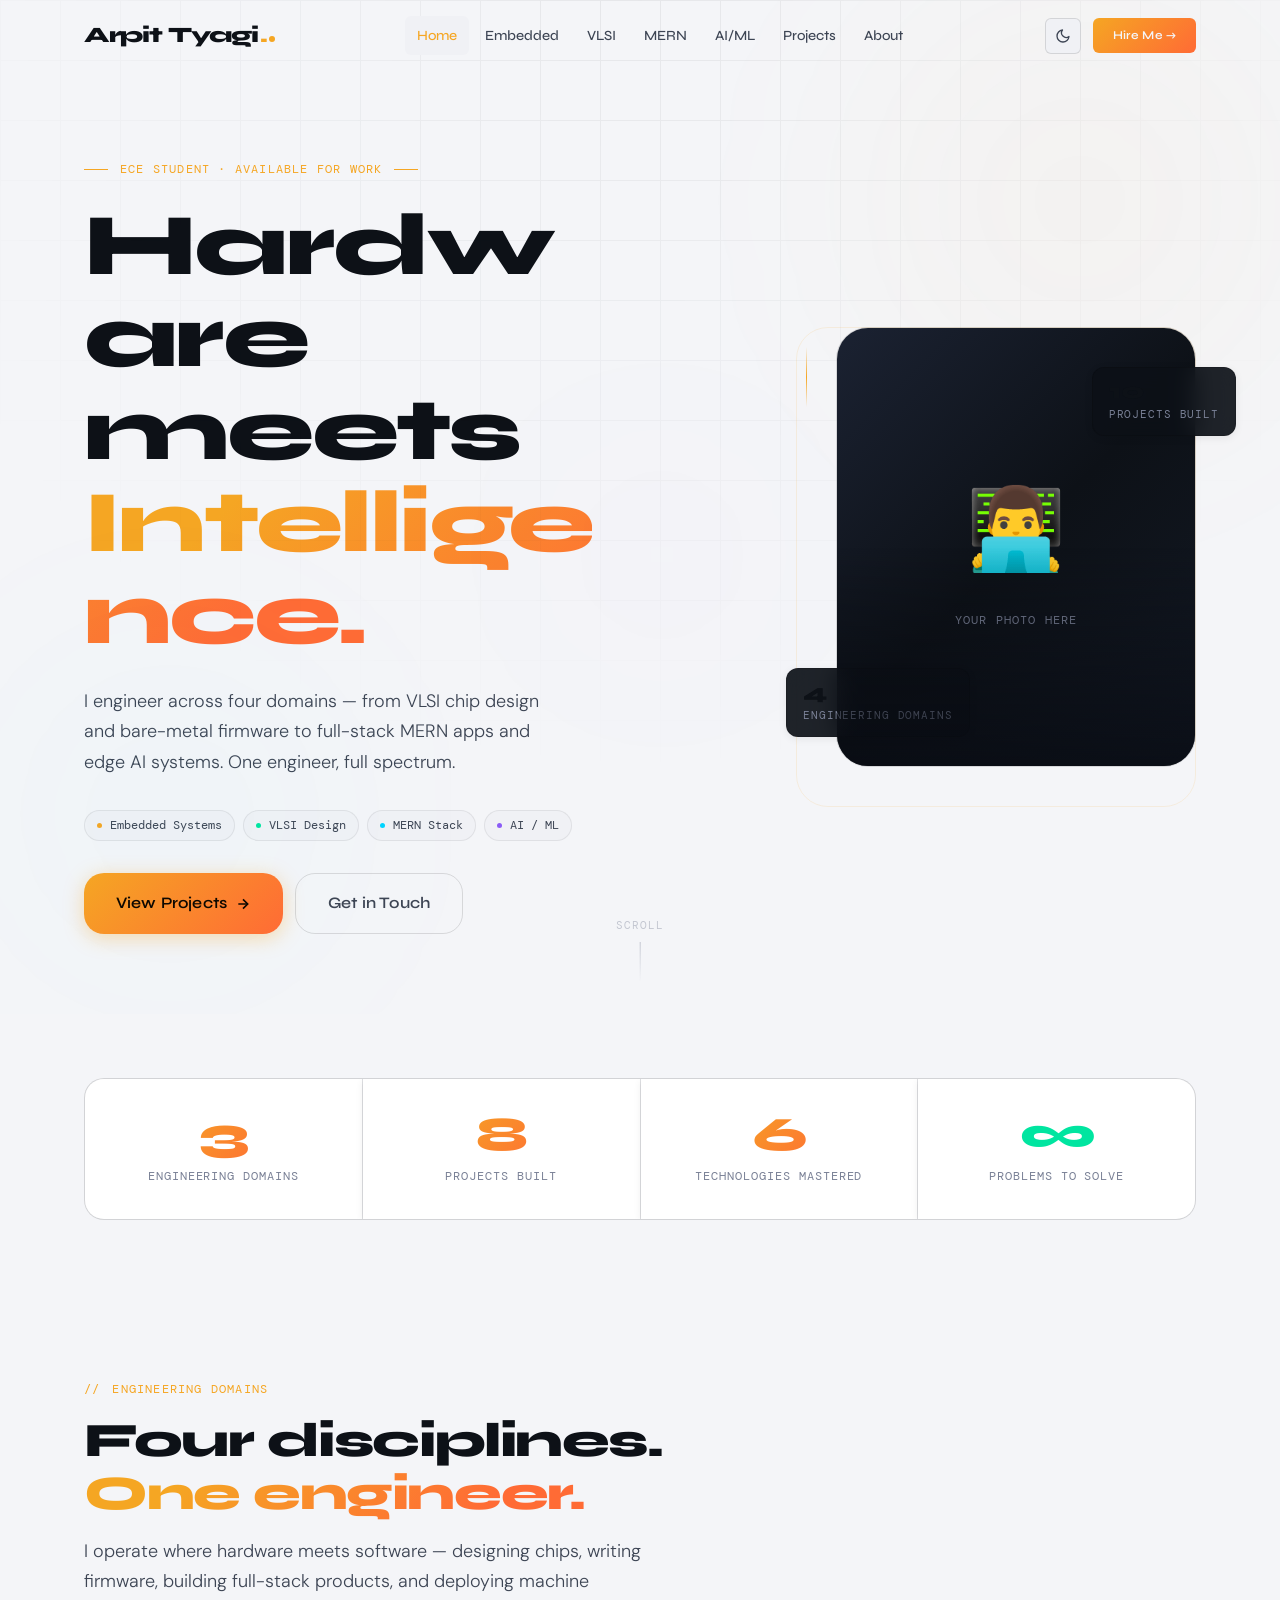
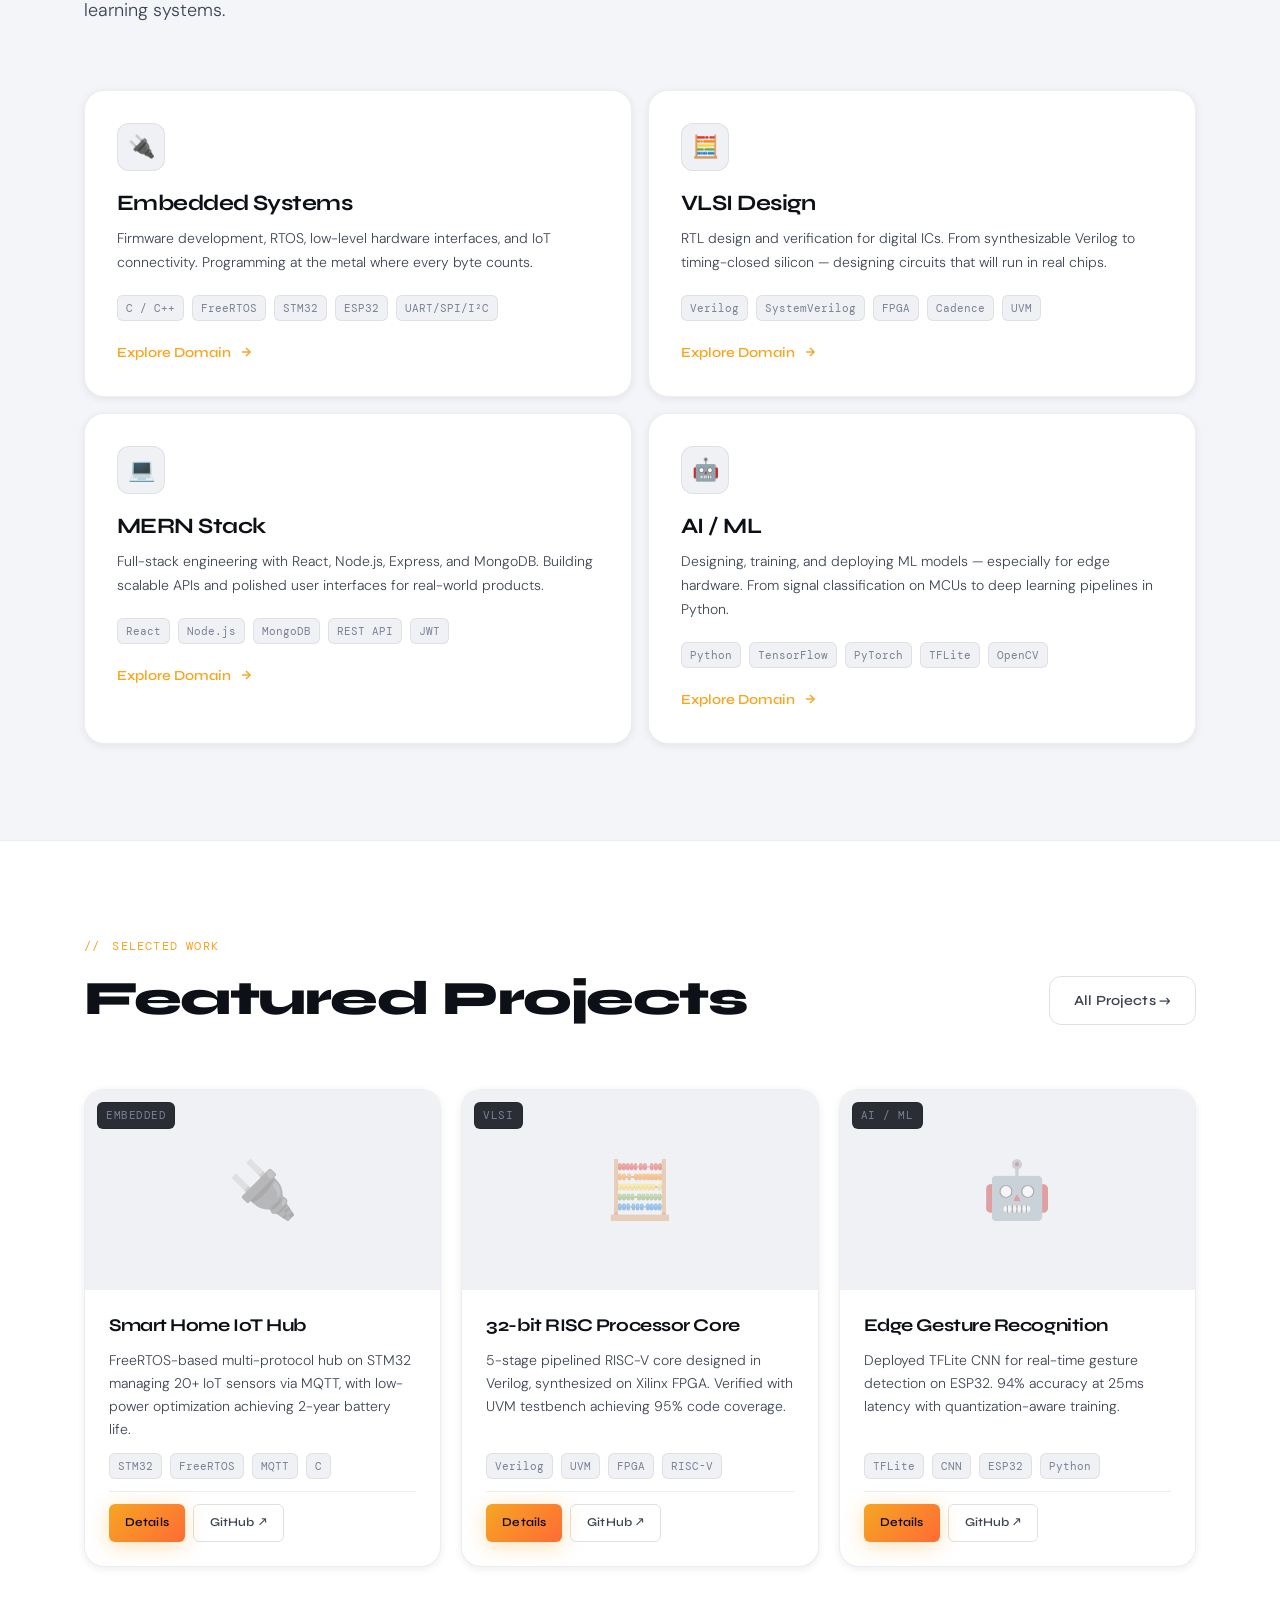
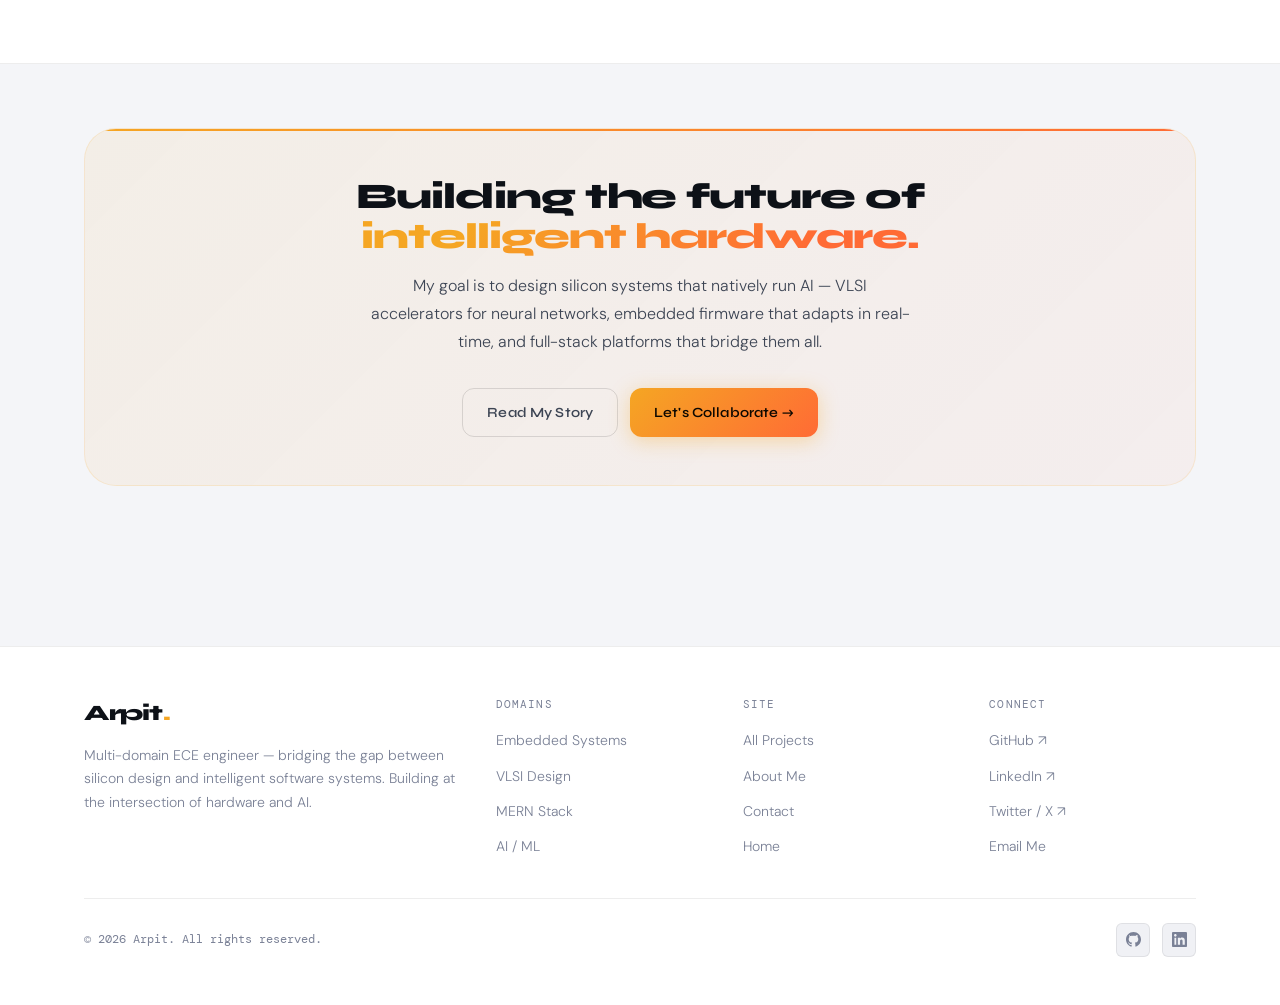
<file: index.html>
<!DOCTYPE html>
<html lang="en">
<head>
  <meta charset="UTF-8">
  <meta name="viewport" content="width=device-width, initial-scale=1.0">
  <meta name="description" content="Arpit — ECE Engineer specializing in Embedded Systems, VLSI Design, MERN Stack, and AI/ML. Building at the intersection of hardware and intelligent software.">
  <meta property="og:title" content="Arpit — Multi-Domain ECE Engineer">
  <meta property="og:description" content="Embedded | VLSI | MERN | AI/ML — Engineering across the full hardware-software stack.">
  <meta property="og:type" content="website">
  <meta name="twitter:card" content="summary_large_image">
  <title>Arpit Tyagi — Multi-Domain ECE Engineer</title>
  <link rel="icon" type="image/svg+xml" href="data:image/svg+xml,<svg xmlns='http://www.w3.org/2000/svg' viewBox='0 0 100 100'><text y='.9em' font-size='90'>⚡</text></svg>">
  <link rel="preconnect" href="https://fonts.googleapis.com">
  <link rel="preconnect" href="https://fonts.gstatic.com" crossorigin>
  <link rel="stylesheet" href="css/style.css">
  <script>!function(){var t=localStorage.getItem("arpit-theme")||(window.matchMedia("(prefers-color-scheme: dark)").matches?"dark":"light");document.documentElement.setAttribute("data-theme",t)}();</script>
</head>
<body>

<div id="nav-placeholder"></div>

<main id="main">

  <!-- ======================================================
       HERO
       ====================================================== -->
  <section class="hero" aria-label="Introduction">
    <div class="hero-grid" aria-hidden="true"></div>
    <div class="hero-orb hero-orb-1" aria-hidden="true"></div>
    <div class="hero-orb hero-orb-2" aria-hidden="true"></div>
    <div class="hero-orb hero-orb-3" aria-hidden="true"></div>

    <div class="wrap">
      <div class="hero-inner">

        <!-- Content -->
        <div class="hero-content">
          <p class="hero-pre" aria-label="ECE student, available for work">ECE STUDENT · AVAILABLE FOR WORK</p>

          <h1 class="hero-title">
            Hardware<br>
            meets<br>
            <span class="grad-text">Intelligence.</span>
          </h1>

          <p class="hero-sub">
            I engineer across four domains — from VLSI chip design and bare-metal firmware to full-stack MERN apps and edge AI systems. One engineer, full spectrum.
          </p>

          <div class="hero-domains" role="list" aria-label="Engineering domains">
            <span class="domain-pill" role="listitem">
              <span class="pip" style="background:#F5A623;"></span>Embedded Systems
            </span>
            <span class="domain-pill" role="listitem">
              <span class="pip" style="background:#00E5A0;"></span>VLSI Design
            </span>
            <span class="domain-pill" role="listitem">
              <span class="pip" style="background:#00D4FF;"></span>MERN Stack
            </span>
            <span class="domain-pill" role="listitem">
              <span class="pip" style="background:#8B5CF6;"></span>AI / ML
            </span>
          </div>

          <div class="hero-ctas">
            <a href="pages/projects.html" class="btn btn-primary btn-lg">
              View Projects
              <svg width="16" height="16" viewBox="0 0 24 24" fill="none" stroke="currentColor" stroke-width="2.5" aria-hidden="true"><line x1="5" y1="12" x2="19" y2="12"/><polyline points="12 5 19 12 12 19"/></svg>
            </a>
            <a href="pages/contact.html" class="btn btn-ghost btn-lg">Get in Touch</a>
          </div>
        </div>

        <!-- Photo -->
        <div class="hero-visual" aria-hidden="true">
          <div class="hero-photo-wrap">
            <div class="hero-deco"></div>
            <div class="hero-photo-frame">
              <!--
                REPLACE THIS with your photo:
                <img src="assets/photo.jpg" alt="Arpit" width="360" height="440" loading="eager" fetchpriority="high">

                OR keep the placeholder below:
              -->
              <div style="
                width:100%; height:100%;
                background: linear-gradient(135deg, #1B2232 0%, #0D1117 50%, #131924 100%);
                display:flex; align-items:center; justify-content:center;
                flex-direction:column; gap:16px;
              ">
                <span style="font-size:5rem;">👨‍💻</span>
                <span style="font-family:var(--font-mono);font-size:var(--fs-xs);color:var(--text-2);letter-spacing:.1em;">YOUR PHOTO HERE</span>
              </div>
            </div>

            <!-- Floating Cards -->
            <div class="hero-card hero-card-1">
              <div class="hcard-val" data-count="4" data-suffix="">4</div>
              <div class="hcard-key">Engineering Domains</div>
            </div>
            <div class="hero-card hero-card-2">
              <div class="hcard-val" data-count="10">10+</div>
              <div class="hcard-key">Projects Built</div>
            </div>
          </div>
        </div>

      </div>
    </div>

    <!-- Scroll indicator -->
    <div style="position:absolute;bottom:var(--s8);left:50%;transform:translateX(-50%);display:flex;flex-direction:column;align-items:center;gap:var(--s2);opacity:0.4;" aria-hidden="true">
      <span style="font-family:var(--font-mono);font-size:var(--fs-2xs);letter-spacing:.1em;color:var(--text-2);">SCROLL</span>
      <div style="width:1px;height:40px;background:linear-gradient(to bottom,var(--text-2),transparent);"></div>
    </div>
  </section>

  <!-- ======================================================
       STATS
       ====================================================== -->
  <section class="section section--sm" aria-label="Stats">
    <div class="wrap">
      <div class="stats-row reveal">
        <div class="stat-cell">
          <div class="stat-val" data-count="4">4</div>
          <div class="stat-key">Engineering Domains</div>
        </div>
        <div class="stat-cell">
          <div class="stat-val" data-count="10">10+</div>
          <div class="stat-key">Projects Built</div>
        </div>
        <div class="stat-cell">
          <div class="stat-val" data-count="8">8+</div>
          <div class="stat-key">Technologies Mastered</div>
        </div>
        <div class="stat-cell">
          <div class="stat-val" style="-webkit-text-fill-color:var(--green);background:none;">∞</div>
          <div class="stat-key">Problems to Solve</div>
        </div>
      </div>
    </div>
  </section>

  <!-- ======================================================
       DOMAIN OVERVIEW
       ====================================================== -->
  <section class="section" id="domains" aria-labelledby="domains-h">
    <div class="wrap">
      <div class="sh reveal">
        <p class="sh-eye">Engineering Domains</p>
        <h2 class="sh-title" id="domains-h">
          Four disciplines.<br>
          <span class="grad-text">One engineer.</span>
        </h2>
        <p class="sh-sub">I operate where hardware meets software — designing chips, writing firmware, building full-stack products, and deploying machine learning systems.</p>
      </div>

      <div class="domains-grid">

        <a href="pages/embedded.html" class="dcard reveal" aria-label="Explore Embedded Systems">
          <div class="dcard-icon">🔌</div>
          <h3 class="dcard-title">Embedded Systems</h3>
          <p class="dcard-desc">Firmware development, RTOS, low-level hardware interfaces, and IoT connectivity. Programming at the metal where every byte counts.</p>
          <div class="dcard-tags">
            <span class="tag">C / C++</span>
            <span class="tag">FreeRTOS</span>
            <span class="tag">STM32</span>
            <span class="tag">ESP32</span>
            <span class="tag">UART/SPI/I²C</span>
          </div>
          <span class="dcard-arrow">Explore Domain <svg width="14" height="14" viewBox="0 0 24 24" fill="none" stroke="currentColor" stroke-width="2.5"><line x1="5" y1="12" x2="19" y2="12"/><polyline points="12 5 19 12 12 19"/></svg></span>
        </a>

        <a href="pages/vlsi.html" class="dcard reveal reveal-d1" aria-label="Explore VLSI Design">
          <div class="dcard-icon">🧮</div>
          <h3 class="dcard-title">VLSI Design</h3>
          <p class="dcard-desc">RTL design and verification for digital ICs. From synthesizable Verilog to timing-closed silicon — designing circuits that will run in real chips.</p>
          <div class="dcard-tags">
            <span class="tag">Verilog</span>
            <span class="tag">SystemVerilog</span>
            <span class="tag">FPGA</span>
            <span class="tag">Cadence</span>
            <span class="tag">UVM</span>
          </div>
          <span class="dcard-arrow">Explore Domain <svg width="14" height="14" viewBox="0 0 24 24" fill="none" stroke="currentColor" stroke-width="2.5"><line x1="5" y1="12" x2="19" y2="12"/><polyline points="12 5 19 12 12 19"/></svg></span>
        </a>

        <a href="pages/mern.html" class="dcard reveal reveal-d2" aria-label="Explore MERN Stack">
          <div class="dcard-icon">💻</div>
          <h3 class="dcard-title">MERN Stack</h3>
          <p class="dcard-desc">Full-stack engineering with React, Node.js, Express, and MongoDB. Building scalable APIs and polished user interfaces for real-world products.</p>
          <div class="dcard-tags">
            <span class="tag">React</span>
            <span class="tag">Node.js</span>
            <span class="tag">MongoDB</span>
            <span class="tag">REST API</span>
            <span class="tag">JWT</span>
          </div>
          <span class="dcard-arrow">Explore Domain <svg width="14" height="14" viewBox="0 0 24 24" fill="none" stroke="currentColor" stroke-width="2.5"><line x1="5" y1="12" x2="19" y2="12"/><polyline points="12 5 19 12 12 19"/></svg></span>
        </a>

        <a href="pages/ai-ml.html" class="dcard reveal reveal-d3" aria-label="Explore AI/ML">
          <div class="dcard-icon">🤖</div>
          <h3 class="dcard-title">AI / ML</h3>
          <p class="dcard-desc">Designing, training, and deploying ML models — especially for edge hardware. From signal classification on MCUs to deep learning pipelines in Python.</p>
          <div class="dcard-tags">
            <span class="tag">Python</span>
            <span class="tag">TensorFlow</span>
            <span class="tag">PyTorch</span>
            <span class="tag">TFLite</span>
            <span class="tag">OpenCV</span>
          </div>
          <span class="dcard-arrow">Explore Domain <svg width="14" height="14" viewBox="0 0 24 24" fill="none" stroke="currentColor" stroke-width="2.5"><line x1="5" y1="12" x2="19" y2="12"/><polyline points="12 5 19 12 12 19"/></svg></span>
        </a>

      </div>
    </div>
  </section>

  <!-- ======================================================
       FEATURED PROJECTS
       ====================================================== -->
  <section class="section" style="background:var(--bg-1);border-top:1px solid var(--border);border-bottom:1px solid var(--border);" aria-labelledby="projects-h">
    <div class="wrap">
      <div class="sh reveal" style="display:flex;justify-content:space-between;align-items:flex-end;flex-wrap:wrap;gap:var(--s6);">
        <div>
          <p class="sh-eye">Selected Work</p>
          <h2 class="sh-title" id="projects-h" style="margin-bottom:0;">Featured Projects</h2>
        </div>
        <a href="pages/projects.html" class="btn btn-ghost">All Projects →</a>
      </div>

      <div class="projects-grid">

        <!-- Project 1 -->
        <article class="pcard reveal" data-domain="embedded">
          <div class="pcard-thumb">
            <span class="pcard-thumb-icon">🔌</span>
            <span class="pcard-badge">Embedded</span>
          </div>
          <div class="pcard-body">
            <h3 class="pcard-title">Smart Home IoT Hub</h3>
            <p class="pcard-desc">FreeRTOS-based multi-protocol hub on STM32 managing 20+ IoT sensors via MQTT, with low-power optimization achieving 2-year battery life.</p>
            <div class="pcard-stack">
              <span class="tag">STM32</span><span class="tag">FreeRTOS</span><span class="tag">MQTT</span><span class="tag">C</span>
            </div>
            <div class="pcard-actions">
              <a href="#" class="btn btn-primary btn-sm">Details</a>
              <a href="https://github.com" target="_blank" rel="noopener noreferrer" class="btn btn-ghost btn-sm">GitHub ↗</a>
            </div>
          </div>
        </article>

        <!-- Project 2 -->
        <article class="pcard reveal reveal-d1" data-domain="vlsi">
          <div class="pcard-thumb">
            <span class="pcard-thumb-icon">🧮</span>
            <span class="pcard-badge">VLSI</span>
          </div>
          <div class="pcard-body">
            <h3 class="pcard-title">32-bit RISC Processor Core</h3>
            <p class="pcard-desc">5-stage pipelined RISC-V core designed in Verilog, synthesized on Xilinx FPGA. Verified with UVM testbench achieving 95% code coverage.</p>
            <div class="pcard-stack">
              <span class="tag">Verilog</span><span class="tag">UVM</span><span class="tag">FPGA</span><span class="tag">RISC-V</span>
            </div>
            <div class="pcard-actions">
              <a href="#" class="btn btn-primary btn-sm">Details</a>
              <a href="https://github.com" target="_blank" rel="noopener noreferrer" class="btn btn-ghost btn-sm">GitHub ↗</a>
            </div>
          </div>
        </article>

        <!-- Project 3 -->
        <article class="pcard reveal reveal-d2" data-domain="ai-ml">
          <div class="pcard-thumb">
            <span class="pcard-thumb-icon">🤖</span>
            <span class="pcard-badge">AI / ML</span>
          </div>
          <div class="pcard-body">
            <h3 class="pcard-title">Edge Gesture Recognition</h3>
            <p class="pcard-desc">Deployed TFLite CNN for real-time gesture detection on ESP32. 94% accuracy at 25ms latency with quantization-aware training.</p>
            <div class="pcard-stack">
              <span class="tag">TFLite</span><span class="tag">CNN</span><span class="tag">ESP32</span><span class="tag">Python</span>
            </div>
            <div class="pcard-actions">
              <a href="#" class="btn btn-primary btn-sm">Details</a>
              <a href="https://github.com" target="_blank" rel="noopener noreferrer" class="btn btn-ghost btn-sm">GitHub ↗</a>
            </div>
          </div>
        </article>

      </div>
    </div>
  </section>

  <!-- ======================================================
       VISION
       ====================================================== -->
  <section class="section section--sm" aria-labelledby="vision-h">
    <div class="wrap">
      <div class="vision-strip reveal">
        <h2 class="vision-title" id="vision-h">
          Building the future of<br>
          <span class="grad-text">intelligent hardware.</span>
        </h2>
        <p class="vision-text">
          My goal is to design silicon systems that natively run AI — VLSI accelerators for neural networks, embedded firmware that adapts in real-time, and full-stack platforms that bridge them all.
        </p>
        <div class="vision-ctas">
          <a href="pages/about.html" class="btn btn-ghost">Read My Story</a>
          <a href="pages/contact.html" class="btn btn-primary">Let's Collaborate →</a>
        </div>
      </div>
    </div>
  </section>

</main>

<div id="footer-placeholder"></div>

<script src="js/shared.js"></script>
</body>
</html>
</file>
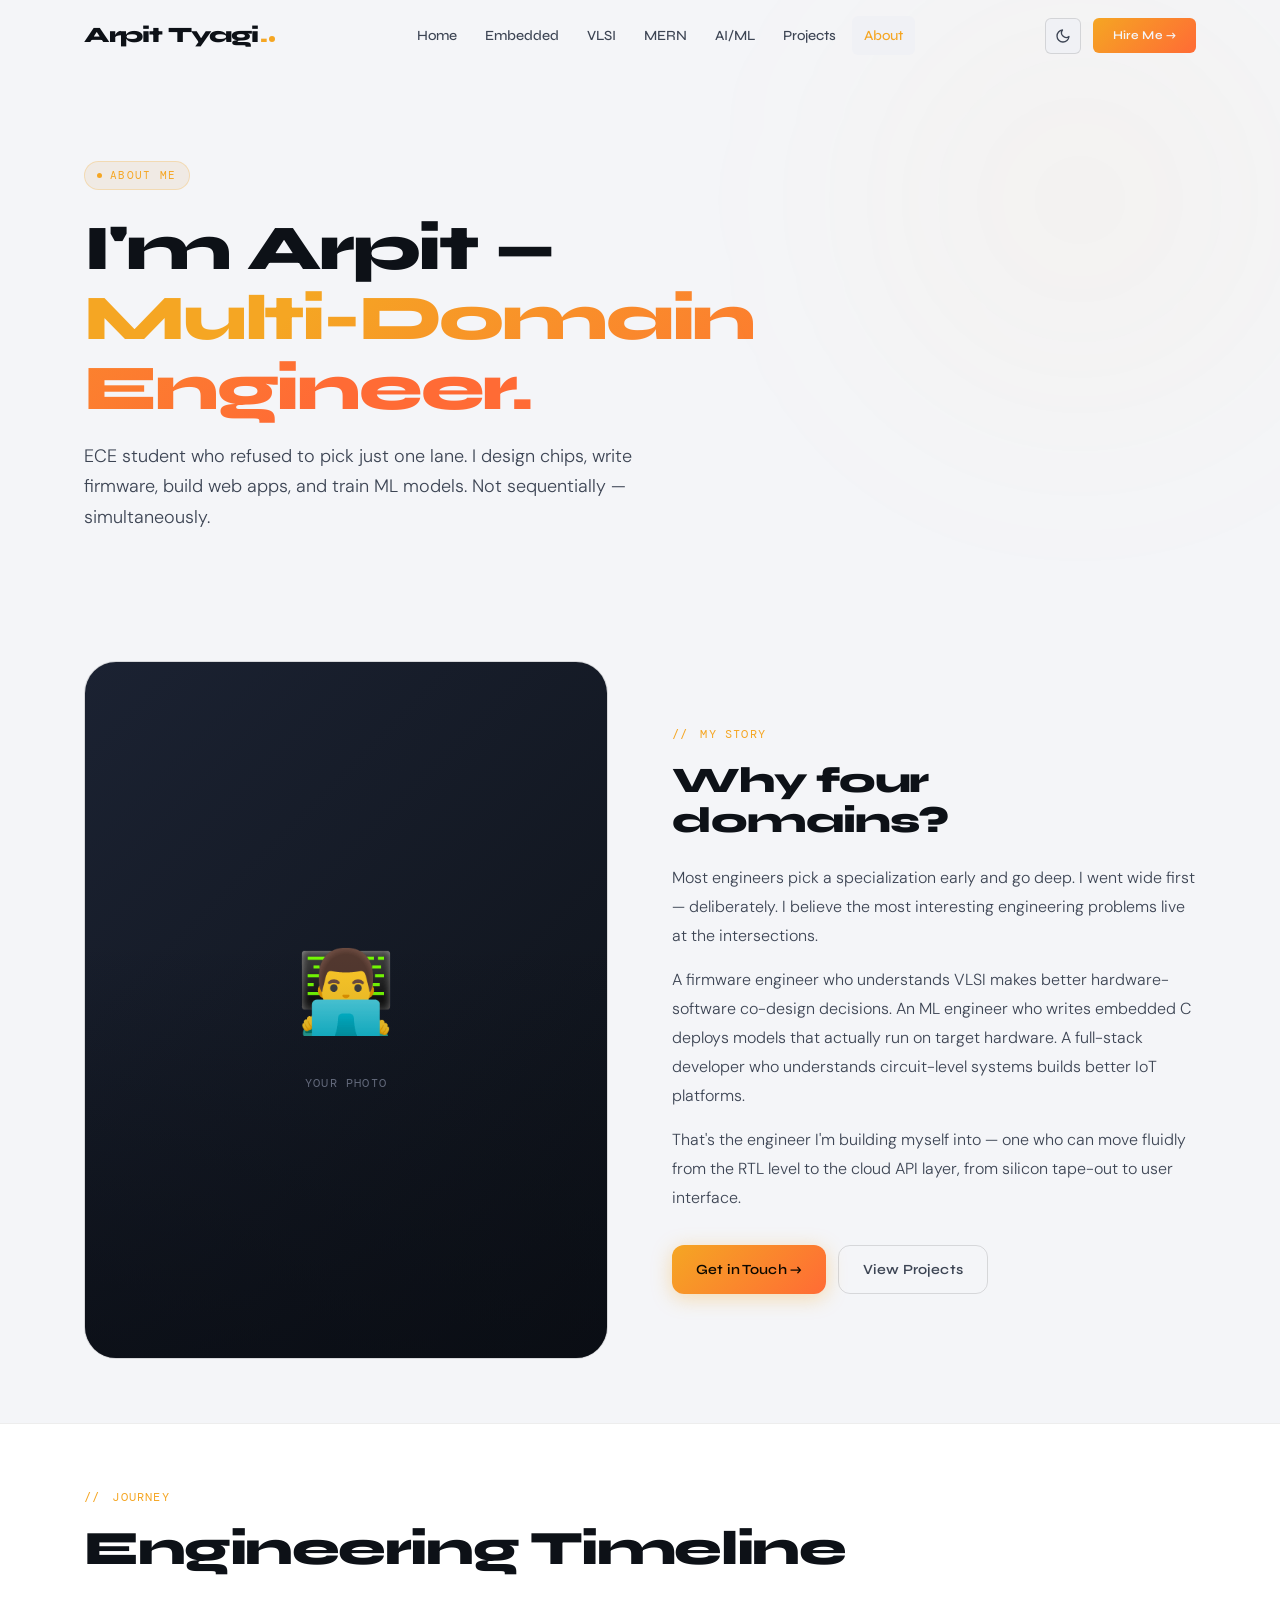
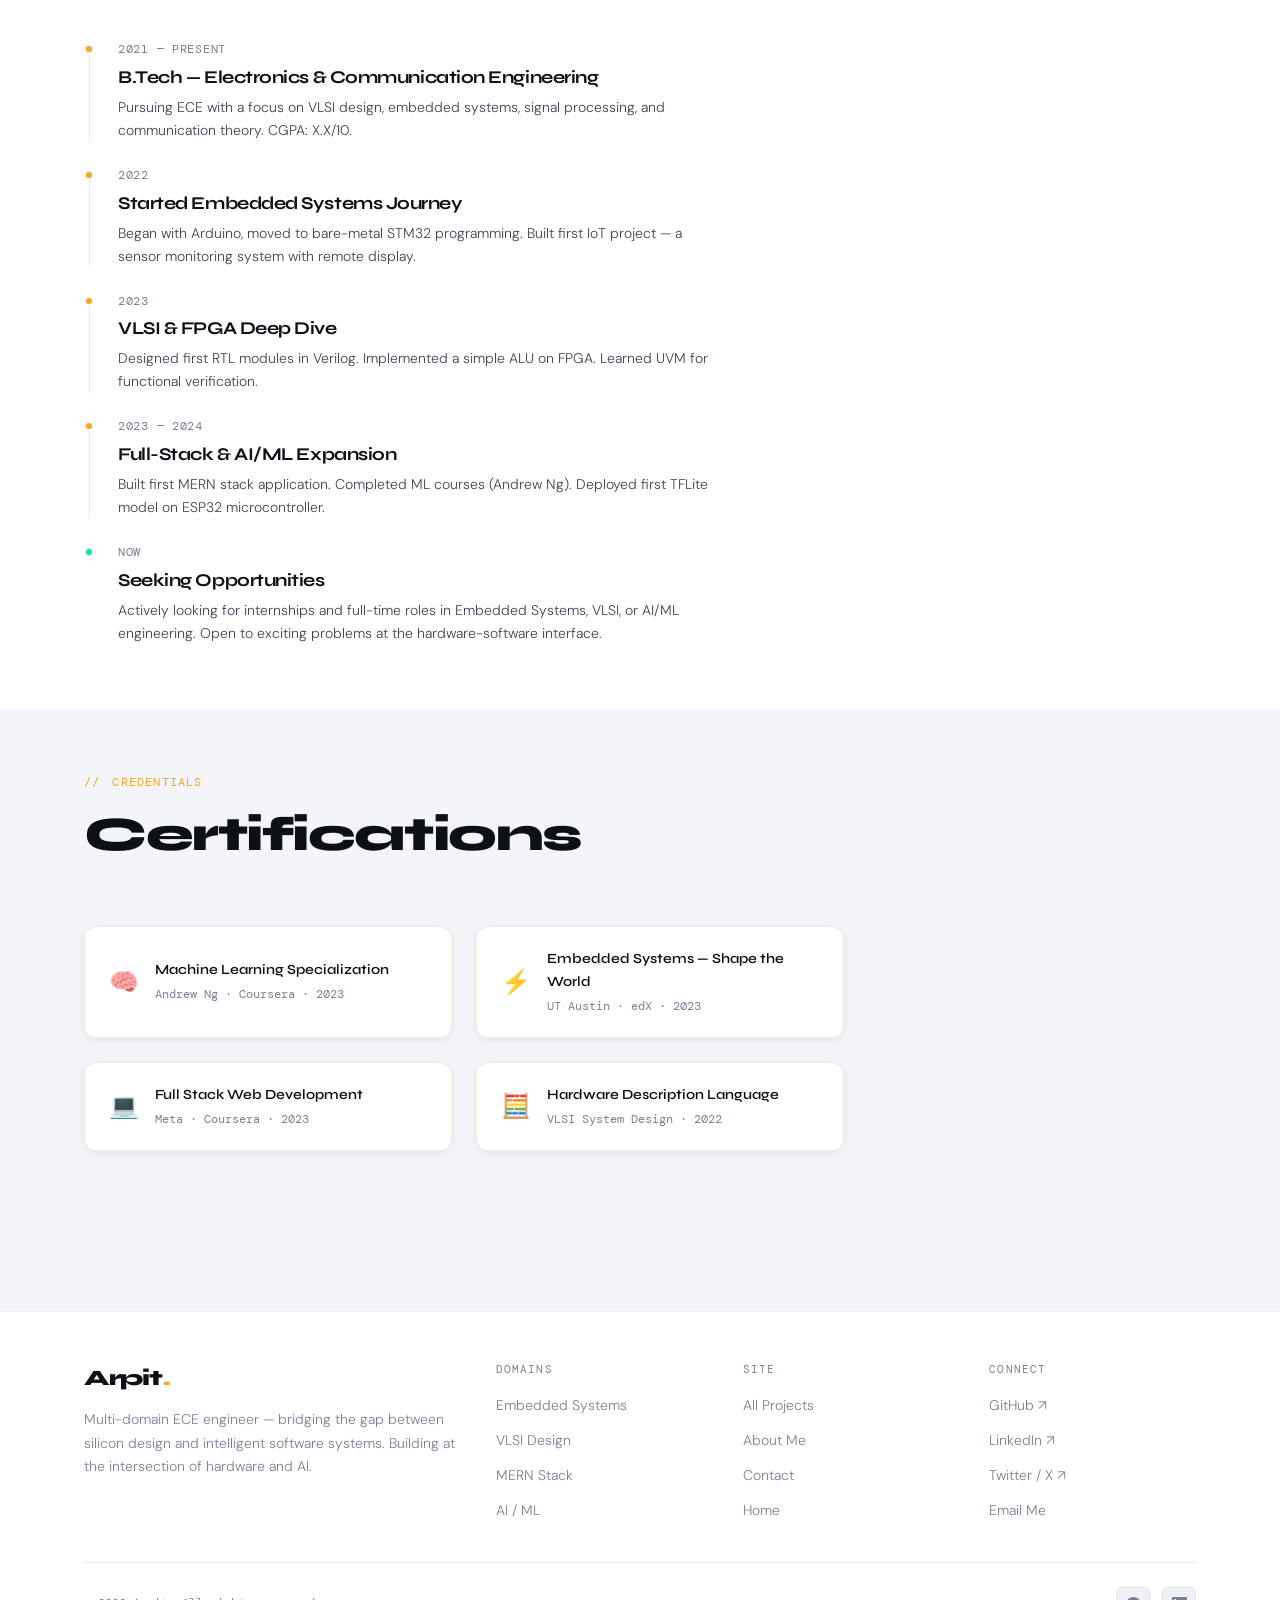
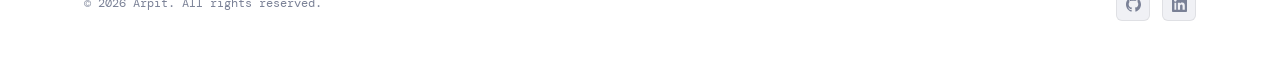
<file: pages/about.html>
<!DOCTYPE html>
<html lang="en">
<head>
  <meta charset="UTF-8">
  <meta name="viewport" content="width=device-width, initial-scale=1.0">
  <meta name="description" content="About Arpit — ECE student building at the intersection of hardware and intelligent software systems.">
  <title>About — Arpit Portfolio</title>
  <link rel="icon" type="image/svg+xml" href="data:image/svg+xml,<svg xmlns='http://www.w3.org/2000/svg' viewBox='0 0 100 100'><text y='.9em' font-size='90'>⚡</text></svg>">
  <link rel="preconnect" href="https://fonts.googleapis.com">
  <link rel="preconnect" href="https://fonts.gstatic.com" crossorigin>
  <link rel="stylesheet" href="../css/style.css">
  <script>!function(){var t=localStorage.getItem("arpit-theme")||(window.matchMedia("(prefers-color-scheme: dark)").matches?"dark":"light");document.documentElement.setAttribute("data-theme",t)}();</script>
</head>
<body>
<div id="nav-placeholder"></div>
<main id="main">

  <div class="page-hero">
    <div class="hero-orb hero-orb-1" aria-hidden="true"></div>
    <div class="wrap">
      <span class="label" style="margin-bottom:var(--s6);display:inline-flex;">About Me</span>
      <h1 class="page-hero-title">
        I'm Arpit —<br>
        <span class="grad-text">Multi-Domain Engineer.</span>
      </h1>
      <p class="page-hero-sub">ECE student who refused to pick just one lane. I design chips, write firmware, build web apps, and train ML models. Not sequentially — simultaneously.</p>
    </div>
  </div>

  <!-- About intro grid -->
  <section class="section section--sm">
    <div class="wrap">
      <div class="about-grid reveal">
        <div class="about-img-wrap">
          <!-- Replace with real photo -->
          <div style="aspect-ratio:3/4;background:linear-gradient(135deg,#1B2232,#0D1117);display:flex;align-items:center;justify-content:center;flex-direction:column;gap:16px;">
            <span style="font-size:5rem;">👨‍💻</span>
            <span style="font-family:var(--font-mono);font-size:var(--fs-xs);color:var(--text-2);letter-spacing:.1em;">YOUR PHOTO</span>
          </div>
        </div>
        <div>
          <p class="sh-eye">My Story</p>
          <h2 style="font-size:var(--fs-3xl);font-weight:800;letter-spacing:-.03em;margin-bottom:var(--s6);">Why four domains?</h2>
          <p style="font-size:var(--fs-md);color:var(--text-1);line-height:1.8;margin-bottom:var(--s4);font-weight:300;">
            Most engineers pick a specialization early and go deep. I went wide first — deliberately. I believe the most interesting engineering problems live at the intersections.
          </p>
          <p style="font-size:var(--fs-md);color:var(--text-1);line-height:1.8;margin-bottom:var(--s4);font-weight:300;">
            A firmware engineer who understands VLSI makes better hardware-software co-design decisions. An ML engineer who writes embedded C deploys models that actually run on target hardware. A full-stack developer who understands circuit-level systems builds better IoT platforms.
          </p>
          <p style="font-size:var(--fs-md);color:var(--text-1);line-height:1.8;margin-bottom:var(--s8);font-weight:300;">
            That's the engineer I'm building myself into — one who can move fluidly from the RTL level to the cloud API layer, from silicon tape-out to user interface.
          </p>
          <div style="display:flex;gap:var(--s3);flex-wrap:wrap;">
            <a href="contact.html" class="btn btn-primary">Get in Touch →</a>
            <a href="projects.html" class="btn btn-ghost">View Projects</a>
          </div>
        </div>
      </div>
    </div>
  </section>

  <!-- Timeline -->
  <section class="section section--sm" style="background:var(--bg-1);border-top:1px solid var(--border);">
    <div class="wrap">
      <div class="sh reveal">
        <p class="sh-eye">Journey</p>
        <h2 class="sh-title">Engineering Timeline</h2>
      </div>
      <div class="timeline" style="max-width:640px;">
        <div class="tl-item reveal">
          <div class="tl-dot-col"><div class="tl-dot"></div><div class="tl-line"></div></div>
          <div>
            <p class="tl-date">2021 — Present</p>
            <h3 class="tl-title">B.Tech — Electronics & Communication Engineering</h3>
            <p class="tl-desc">Pursuing ECE with a focus on VLSI design, embedded systems, signal processing, and communication theory. CGPA: X.X/10.</p>
          </div>
        </div>
        <div class="tl-item reveal reveal-d1">
          <div class="tl-dot-col"><div class="tl-dot"></div><div class="tl-line"></div></div>
          <div>
            <p class="tl-date">2022</p>
            <h3 class="tl-title">Started Embedded Systems Journey</h3>
            <p class="tl-desc">Began with Arduino, moved to bare-metal STM32 programming. Built first IoT project — a sensor monitoring system with remote display.</p>
          </div>
        </div>
        <div class="tl-item reveal reveal-d2">
          <div class="tl-dot-col"><div class="tl-dot"></div><div class="tl-line"></div></div>
          <div>
            <p class="tl-date">2023</p>
            <h3 class="tl-title">VLSI & FPGA Deep Dive</h3>
            <p class="tl-desc">Designed first RTL modules in Verilog. Implemented a simple ALU on FPGA. Learned UVM for functional verification.</p>
          </div>
        </div>
        <div class="tl-item reveal reveal-d3">
          <div class="tl-dot-col"><div class="tl-dot"></div><div class="tl-line"></div></div>
          <div>
            <p class="tl-date">2023 — 2024</p>
            <h3 class="tl-title">Full-Stack & AI/ML Expansion</h3>
            <p class="tl-desc">Built first MERN stack application. Completed ML courses (Andrew Ng). Deployed first TFLite model on ESP32 microcontroller.</p>
          </div>
        </div>
        <div class="tl-item reveal">
          <div class="tl-dot-col"><div class="tl-dot" style="background:var(--green);"></div></div>
          <div>
            <p class="tl-date">Now</p>
            <h3 class="tl-title">Seeking Opportunities</h3>
            <p class="tl-desc">Actively looking for internships and full-time roles in Embedded Systems, VLSI, or AI/ML engineering. Open to exciting problems at the hardware-software interface.</p>
          </div>
        </div>
      </div>
    </div>
  </section>

  <!-- Certifications -->
  <section class="section section--sm">
    <div class="wrap">
      <div class="sh reveal">
        <p class="sh-eye">Credentials</p>
        <h2 class="sh-title">Certifications</h2>
      </div>
      <div class="g2" style="max-width:760px;">
        <div class="cert-card reveal">
          <span class="cert-icon">🧠</span>
          <div>
            <p class="cert-name">Machine Learning Specialization</p>
            <p class="cert-issuer">Andrew Ng · Coursera · 2023</p>
          </div>
        </div>
        <div class="cert-card reveal reveal-d1">
          <span class="cert-icon">⚡</span>
          <div>
            <p class="cert-name">Embedded Systems — Shape the World</p>
            <p class="cert-issuer">UT Austin · edX · 2023</p>
          </div>
        </div>
        <div class="cert-card reveal reveal-d2">
          <span class="cert-icon">💻</span>
          <div>
            <p class="cert-name">Full Stack Web Development</p>
            <p class="cert-issuer">Meta · Coursera · 2023</p>
          </div>
        </div>
        <div class="cert-card reveal reveal-d3">
          <span class="cert-icon">🧮</span>
          <div>
            <p class="cert-name">Hardware Description Language</p>
            <p class="cert-issuer">VLSI System Design · 2022</p>
          </div>
        </div>
      </div>
    </div>
  </section>

</main>
<div id="footer-placeholder"></div>
<script src="../js/shared.js"></script>
</body>
</html>
</file>
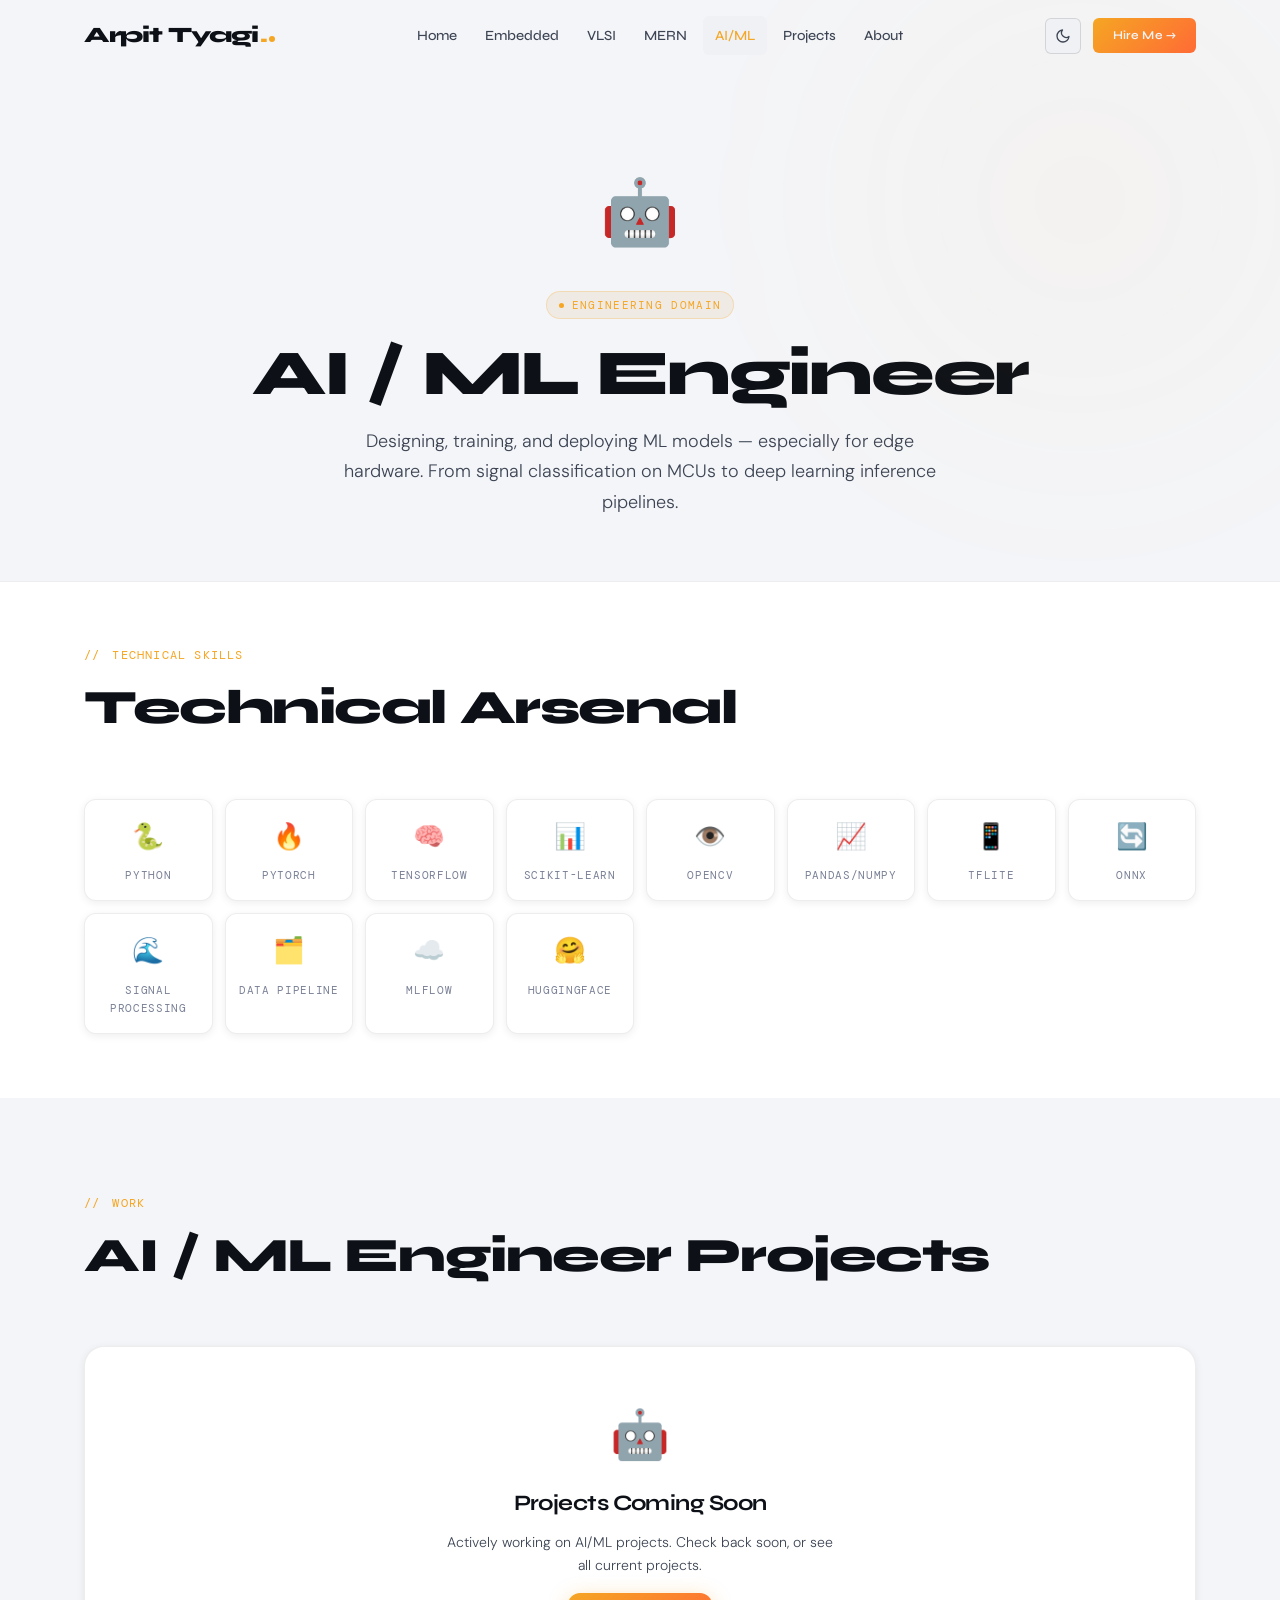
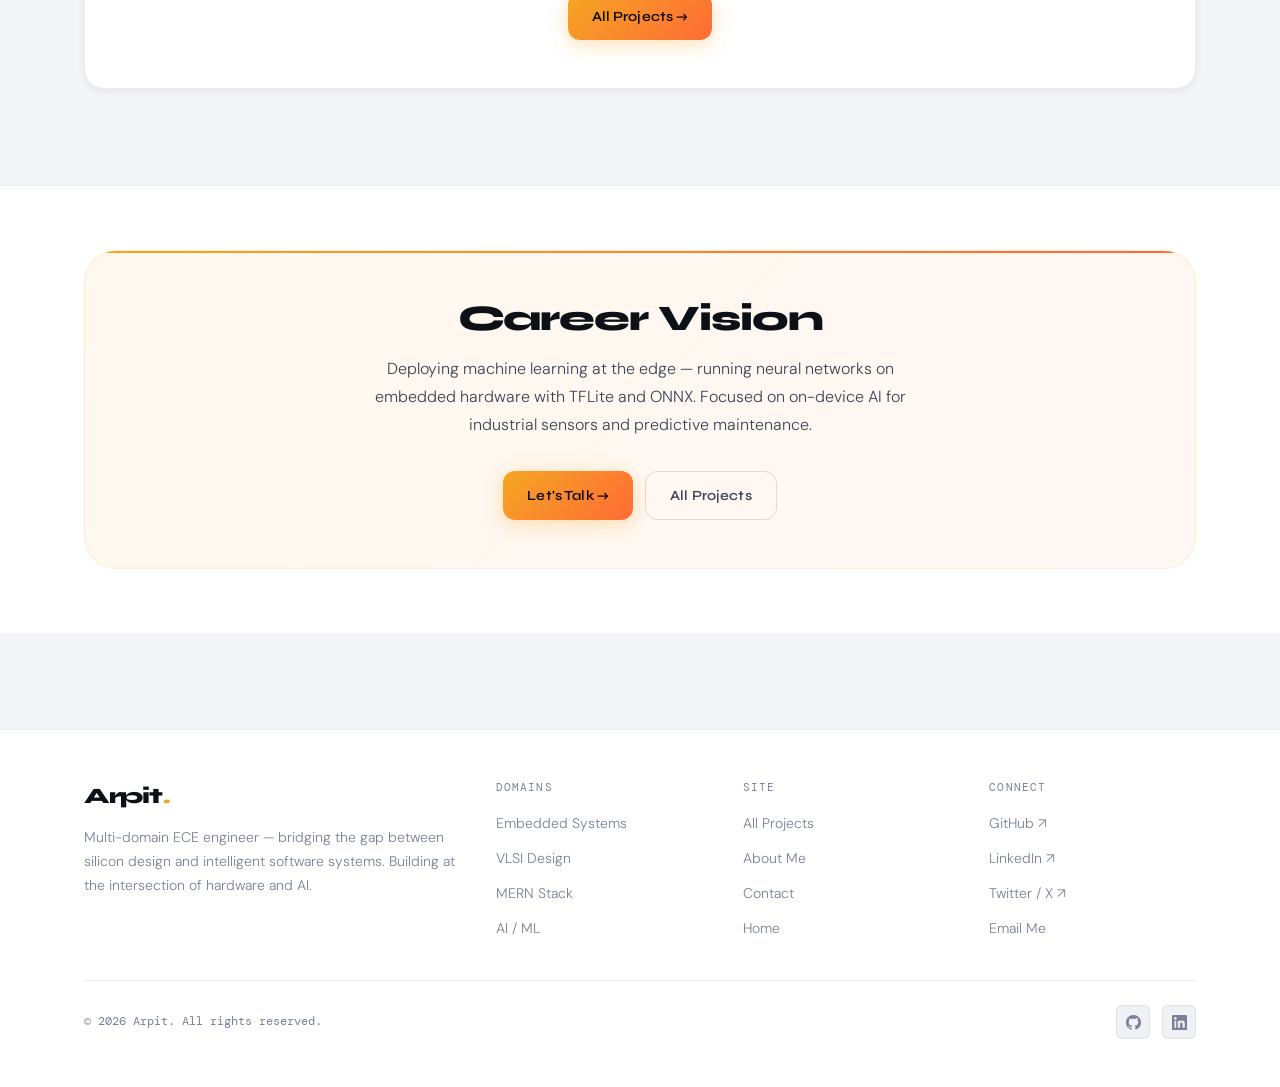
<file: pages/ai-ml.html>
<!DOCTYPE html>
<html lang="en">
<head>
  <meta charset="UTF-8">
  <meta name="viewport" content="width=device-width, initial-scale=1.0">
  <meta name="description" content="AI / ML Engineer — Arpit's engineering projects and skills.">
  <title>AI / ML Engineer — Arpit Portfolio</title>
  <link rel="icon" type="image/svg+xml" href="data:image/svg+xml,<svg xmlns='http://www.w3.org/2000/svg' viewBox='0 0 100 100'><text y='.9em' font-size='90'>⚡</text></svg>">
  <link rel="preconnect" href="https://fonts.googleapis.com">
  <link rel="preconnect" href="https://fonts.gstatic.com" crossorigin>
  <link rel="stylesheet" href="../css/style.css">
  <script>!function(){var t=localStorage.getItem("arpit-theme")||(window.matchMedia("(prefers-color-scheme: dark)").matches?"dark":"light");document.documentElement.setAttribute("data-theme",t)}();</script>
</head>
<body>
<div id="nav-placeholder"></div>
<main id="main">

  <div class="page-hero" style="text-align:center;overflow:hidden;position:relative;">
    <div class="hero-orb hero-orb-1" aria-hidden="true"></div>
    <div class="wrap">
      <span class="page-hero-icon">🤖</span>
      <span class="label" style="margin-bottom:var(--s5);display:inline-flex;">Engineering Domain</span>
      <h1 class="page-hero-title">AI / ML Engineer</h1>
      <p class="page-hero-sub" style="margin-inline:auto;">Designing, training, and deploying ML models — especially for edge hardware. From signal classification on MCUs to deep learning inference pipelines.</p>
    </div>
  </div>

  <!-- Skills -->
  <section class="section section--sm" style="background:var(--bg-1);border-top:1px solid var(--border);">
    <div class="wrap">
      <div class="sh reveal">
        <p class="sh-eye">Technical Skills</p>
        <h2 class="sh-title">Technical Arsenal</h2>
      </div>
      <div class="skill-grid">
        <div class="skill-item reveal"><span class="skill-icon">🐍</span><span class="skill-name">Python</span></div>
<div class="skill-item reveal reveal-d1"><span class="skill-icon">🔥</span><span class="skill-name">PyTorch</span></div>
<div class="skill-item reveal reveal-d2"><span class="skill-icon">🧠</span><span class="skill-name">TensorFlow</span></div>
<div class="skill-item reveal reveal-d3"><span class="skill-icon">📊</span><span class="skill-name">Scikit-learn</span></div>
<div class="skill-item reveal"><span class="skill-icon">👁️</span><span class="skill-name">OpenCV</span></div>
<div class="skill-item reveal reveal-d1"><span class="skill-icon">📈</span><span class="skill-name">Pandas/NumPy</span></div>
<div class="skill-item reveal reveal-d2"><span class="skill-icon">📱</span><span class="skill-name">TFLite</span></div>
<div class="skill-item reveal reveal-d3"><span class="skill-icon">🔄</span><span class="skill-name">ONNX</span></div>
<div class="skill-item reveal"><span class="skill-icon">🌊</span><span class="skill-name">Signal Processing</span></div>
<div class="skill-item reveal reveal-d1"><span class="skill-icon">🗂️</span><span class="skill-name">Data Pipeline</span></div>
<div class="skill-item reveal reveal-d2"><span class="skill-icon">☁️</span><span class="skill-name">MLflow</span></div>
<div class="skill-item reveal reveal-d3"><span class="skill-icon">🤗</span><span class="skill-name">HuggingFace</span></div>
      </div>
    </div>
  </section>

  <!-- Projects -->
  <section class="section">
    <div class="wrap">
      <div class="sh reveal">
        <p class="sh-eye">Work</p>
        <h2 class="sh-title">AI / ML Engineer Projects</h2>
      </div>
      <div class="projects-grid">
        <div class="pcard reveal" style="grid-column:1/-1;padding:var(--s12);text-align:center;justify-content:center;align-items:center;display:flex;flex-direction:column;gap:var(--s4);">
          <span style="font-size:3rem;">🤖</span>
          <h3 style="font-size:var(--fs-xl);font-weight:700;">Projects Coming Soon</h3>
          <p style="color:var(--text-1);font-size:var(--fs-sm);max-width:400px;font-weight:300;">Actively working on AI/ML projects. Check back soon, or see all current projects.</p>
          <a href="projects.html" class="btn btn-primary">All Projects →</a>
        </div>
      </div>
    </div>
  </section>

  <!-- Vision -->
  <section class="section section--sm" style="background:var(--bg-1);border-top:1px solid var(--border);">
    <div class="wrap">
      <div class="vision-strip reveal">
        <h2 class="vision-title">Career Vision</h2>
        <p class="vision-text">Deploying machine learning at the edge — running neural networks on embedded hardware with TFLite and ONNX. Focused on on-device AI for industrial sensors and predictive maintenance.</p>
        <div class="vision-ctas">
          <a href="contact.html" class="btn btn-primary">Let's Talk →</a>
          <a href="projects.html" class="btn btn-ghost">All Projects</a>
        </div>
      </div>
    </div>
  </section>

</main>
<div id="footer-placeholder"></div>
<script src="../js/shared.js"></script>
</body>
</html>
</file>
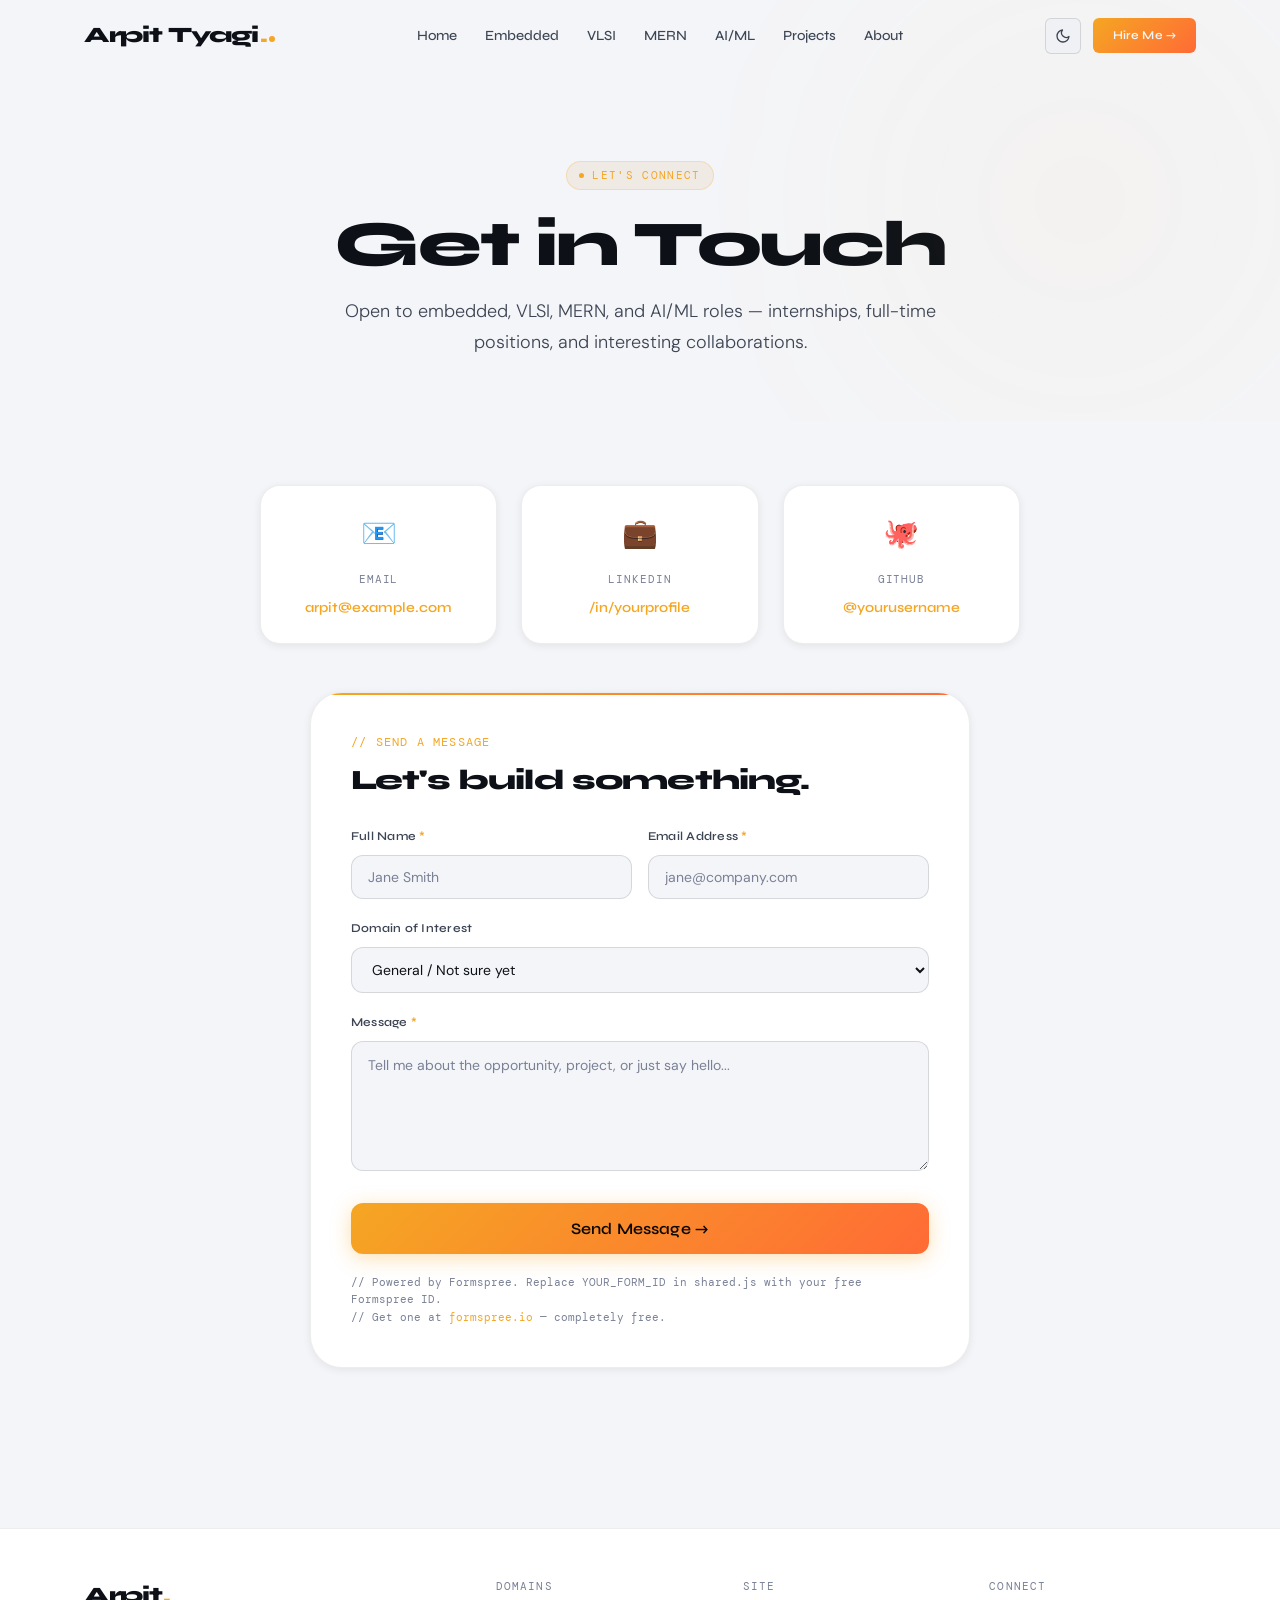
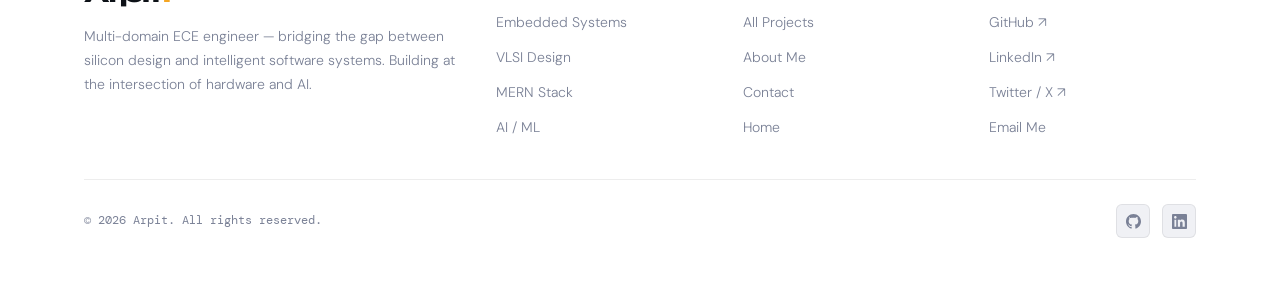
<file: pages/contact.html>
<!DOCTYPE html>
<html lang="en">
<head>
  <meta charset="UTF-8">
  <meta name="viewport" content="width=device-width, initial-scale=1.0">
  <meta name="description" content="Contact Arpit — ECE Engineer available for Embedded, VLSI, MERN, and AI/ML opportunities.">
  <title>Contact — Arpit Portfolio</title>
  <link rel="icon" type="image/svg+xml" href="data:image/svg+xml,<svg xmlns='http://www.w3.org/2000/svg' viewBox='0 0 100 100'><text y='.9em' font-size='90'>⚡</text></svg>">
  <link rel="preconnect" href="https://fonts.googleapis.com">
  <link rel="preconnect" href="https://fonts.gstatic.com" crossorigin>
  <link rel="stylesheet" href="../css/style.css">
  <script>!function(){var t=localStorage.getItem("arpit-theme")||(window.matchMedia("(prefers-color-scheme: dark)").matches?"dark":"light");document.documentElement.setAttribute("data-theme",t)}();</script>
</head>
<body>

<div id="nav-placeholder"></div>
<main id="main">

  <div class="page-hero" style="text-align:center;">
    <div class="hero-orb hero-orb-1" aria-hidden="true"></div>
    <div class="wrap">
      <span class="label" style="margin-bottom:var(--s5);display:inline-flex;">Let's Connect</span>
      <h1 class="page-hero-title">Get in Touch</h1>
      <p class="page-hero-sub" style="margin-inline:auto;">Open to embedded, VLSI, MERN, and AI/ML roles — internships, full-time positions, and interesting collaborations.</p>
    </div>
  </div>

  <section class="section section--sm">
    <div class="wrap">

      <!-- Contact cards row -->
      <div class="g3 reveal" style="max-width:760px;margin-inline:auto;margin-bottom:var(--s12);">
        <div class="pcard" style="text-align:center;padding:var(--s6);">
          <div style="font-size:1.8rem;margin-bottom:var(--s3);">📧</div>
          <p style="font-family:var(--font-mono);font-size:var(--fs-2xs);color:var(--text-2);text-transform:uppercase;letter-spacing:.08em;margin-bottom:var(--s2);">Email</p>
          <a href="mailto:arpit@example.com" style="font-family:var(--font-display);font-size:var(--fs-sm);font-weight:600;color:var(--amber);">arpit@example.com</a>
        </div>
        <div class="pcard" style="text-align:center;padding:var(--s6);">
          <div style="font-size:1.8rem;margin-bottom:var(--s3);">💼</div>
          <p style="font-family:var(--font-mono);font-size:var(--fs-2xs);color:var(--text-2);text-transform:uppercase;letter-spacing:.08em;margin-bottom:var(--s2);">LinkedIn</p>
          <a href="https://linkedin.com/in/yourprofile" target="_blank" rel="noopener noreferrer" style="font-family:var(--font-display);font-size:var(--fs-sm);font-weight:600;color:var(--amber);">/in/yourprofile</a>
        </div>
        <div class="pcard" style="text-align:center;padding:var(--s6);">
          <div style="font-size:1.8rem;margin-bottom:var(--s3);">🐙</div>
          <p style="font-family:var(--font-mono);font-size:var(--fs-2xs);color:var(--text-2);text-transform:uppercase;letter-spacing:.08em;margin-bottom:var(--s2);">GitHub</p>
          <a href="https://github.com/yourusername" target="_blank" rel="noopener noreferrer" style="font-family:var(--font-display);font-size:var(--fs-sm);font-weight:600;color:var(--amber);">@yourusername</a>
        </div>
      </div>

      <!-- Contact Form -->
      <div class="contact-box reveal">
        <div style="margin-bottom:var(--s8);">
          <p style="font-family:var(--font-mono);font-size:var(--fs-xs);color:var(--amber);letter-spacing:.1em;text-transform:uppercase;margin-bottom:var(--s3);">// SEND A MESSAGE</p>
          <h2 style="font-family:var(--font-display);font-size:var(--fs-2xl);font-weight:800;letter-spacing:-.03em;">Let's build something.</h2>
        </div>

        <form id="contact-form" novalidate>
          <!-- Honeypot -->
          <div style="position:absolute;left:-9999px;opacity:0;pointer-events:none;" aria-hidden="true">
            <input type="text" name="_gotcha" tabindex="-1" autocomplete="off">
          </div>

          <div class="form-row">
            <div class="form-group">
              <label class="form-label" for="f-name">Full Name <span>*</span></label>
              <input class="form-input" type="text" id="f-name" name="name" placeholder="Jane Smith" required autocomplete="name">
            </div>
            <div class="form-group">
              <label class="form-label" for="f-email">Email Address <span>*</span></label>
              <input class="form-input" type="email" id="f-email" name="email" placeholder="jane@company.com" required autocomplete="email">
            </div>
          </div>

          <div class="form-group">
            <label class="form-label" for="f-domain">Domain of Interest</label>
            <select class="form-select" id="f-domain" name="domain">
              <option value="general">General / Not sure yet</option>
              <option value="embedded">Embedded Systems</option>
              <option value="vlsi">VLSI Design</option>
              <option value="mern">MERN Stack / Web Dev</option>
              <option value="ai-ml">AI / ML Engineering</option>
            </select>
          </div>

          <div class="form-group">
            <label class="form-label" for="f-message">Message <span>*</span></label>
            <textarea class="form-textarea" id="f-message" name="message" placeholder="Tell me about the opportunity, project, or just say hello..." required></textarea>
          </div>

          <button type="submit" class="btn btn-primary form-submit">
            Send Message →
          </button>

          <div class="form-status" id="form-status" role="alert" aria-live="polite"></div>

          <p style="margin-top:var(--s5);font-family:var(--font-mono);font-size:var(--fs-2xs);color:var(--text-2);line-height:1.6;">
            // Powered by Formspree. Replace YOUR_FORM_ID in shared.js with your free Formspree ID.<br>
            // Get one at <a href="https://formspree.io" target="_blank" rel="noopener noreferrer" style="color:var(--amber);">formspree.io</a> — completely free.
          </p>
        </form>
      </div>

    </div>
  </section>

</main>
<div id="footer-placeholder"></div>
<script src="../js/shared.js"></script>
</body>
</html>
</file>
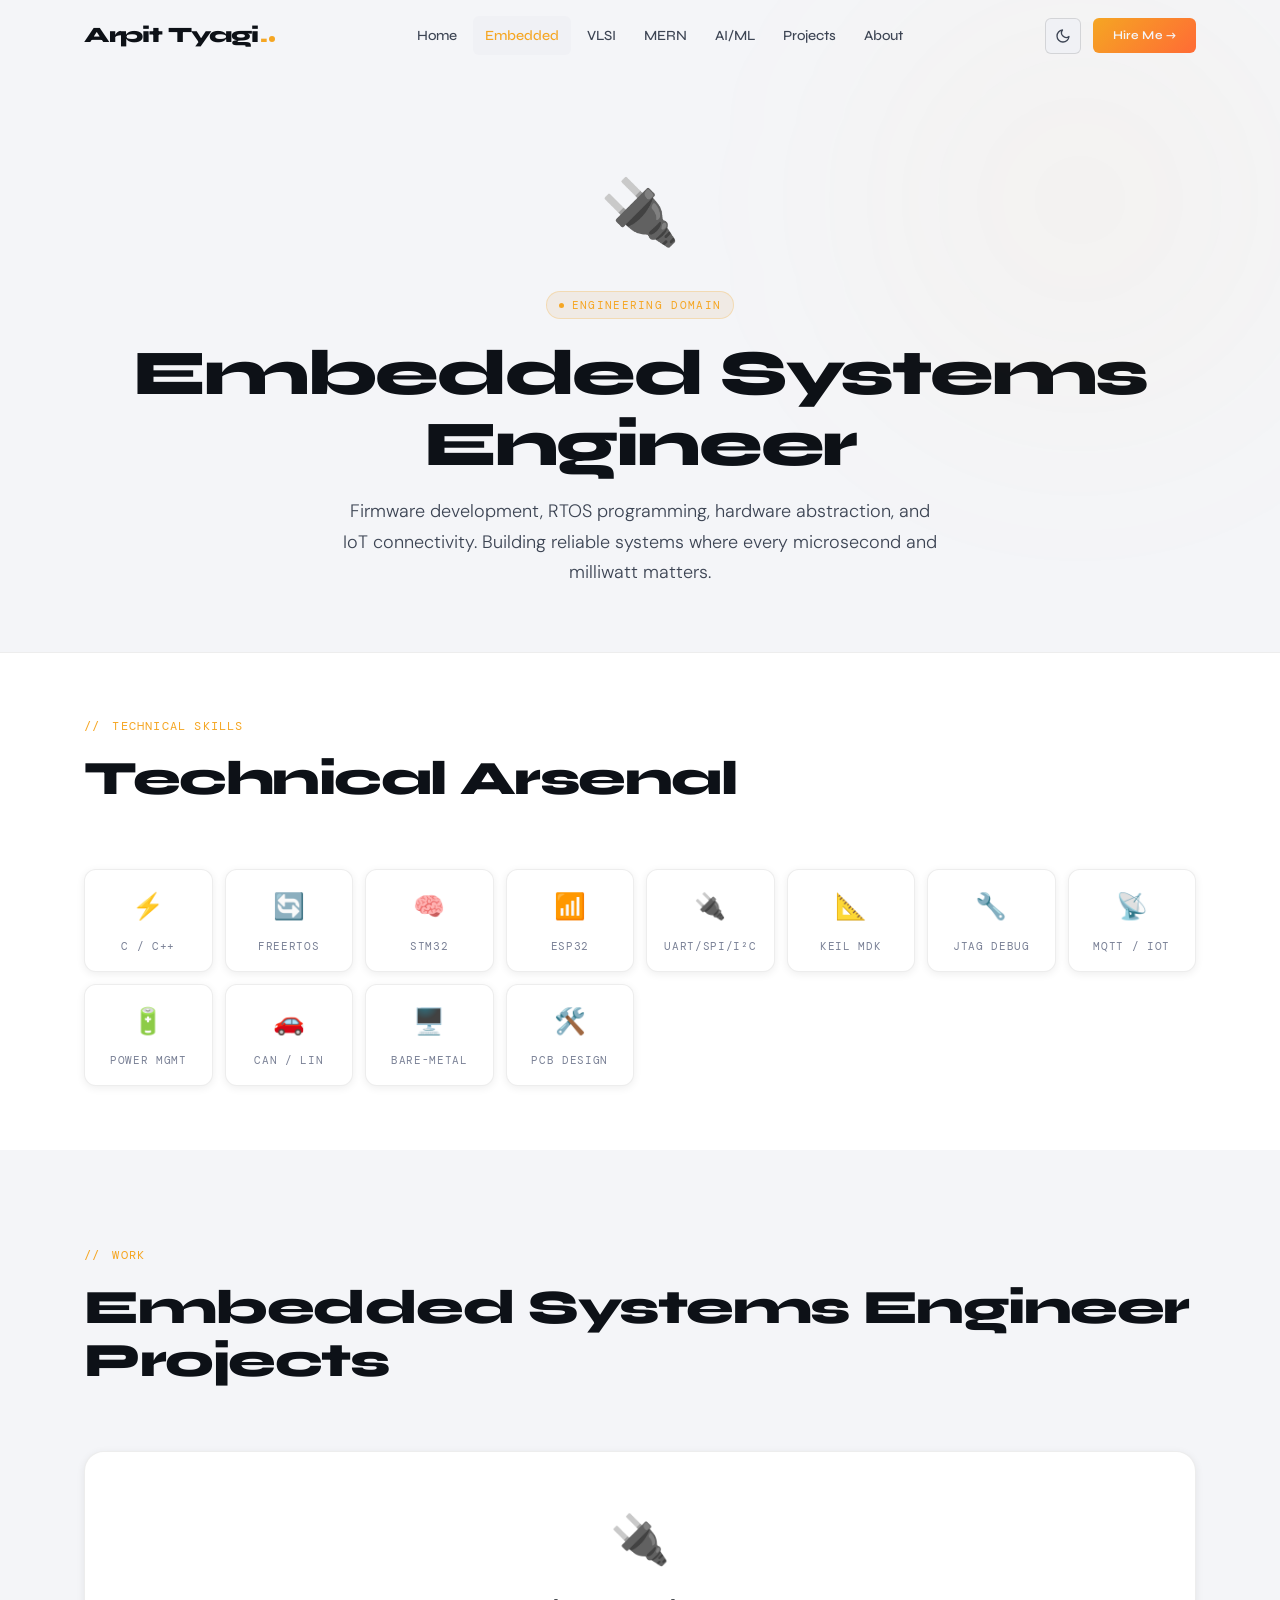
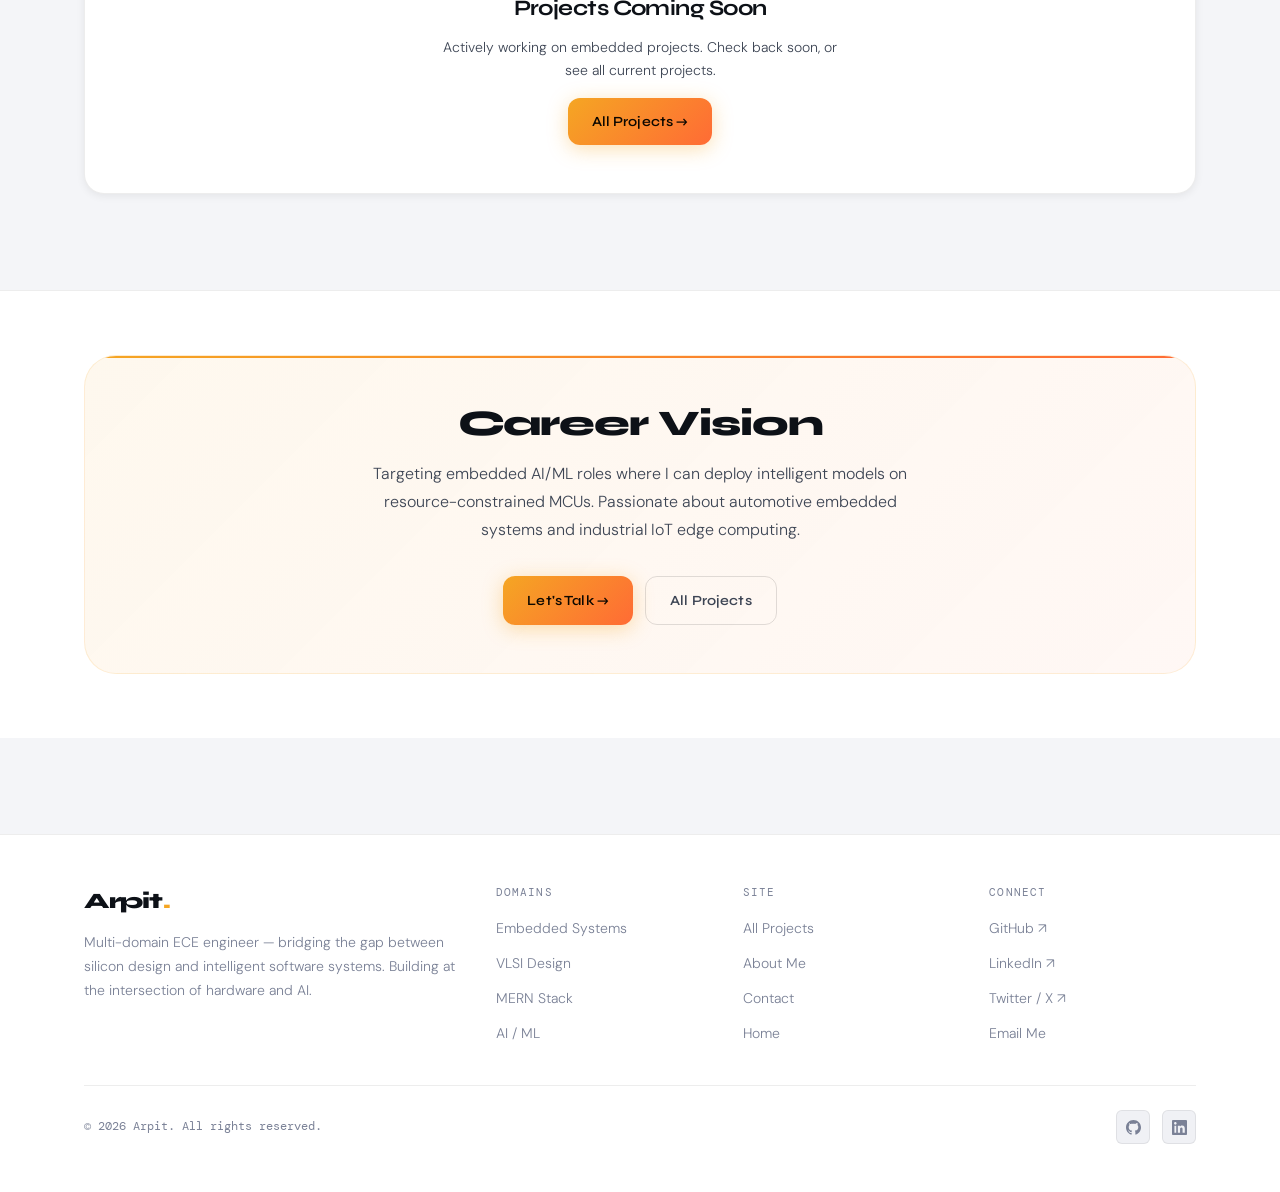
<file: pages/embedded.html>
<!DOCTYPE html>
<html lang="en">
<head>
  <meta charset="UTF-8">
  <meta name="viewport" content="width=device-width, initial-scale=1.0">
  <meta name="description" content="Embedded Systems Engineer — Arpit's engineering projects and skills.">
  <title>Embedded Systems Engineer — Arpit Portfolio</title>
  <link rel="icon" type="image/svg+xml" href="data:image/svg+xml,<svg xmlns='http://www.w3.org/2000/svg' viewBox='0 0 100 100'><text y='.9em' font-size='90'>⚡</text></svg>">
  <link rel="preconnect" href="https://fonts.googleapis.com">
  <link rel="preconnect" href="https://fonts.gstatic.com" crossorigin>
  <link rel="stylesheet" href="../css/style.css">
  <script>!function(){var t=localStorage.getItem("arpit-theme")||(window.matchMedia("(prefers-color-scheme: dark)").matches?"dark":"light");document.documentElement.setAttribute("data-theme",t)}();</script>
</head>
<body>
<div id="nav-placeholder"></div>
<main id="main">

  <div class="page-hero" style="text-align:center;overflow:hidden;position:relative;">
    <div class="hero-orb hero-orb-1" aria-hidden="true"></div>
    <div class="wrap">
      <span class="page-hero-icon">🔌</span>
      <span class="label" style="margin-bottom:var(--s5);display:inline-flex;">Engineering Domain</span>
      <h1 class="page-hero-title">Embedded Systems Engineer</h1>
      <p class="page-hero-sub" style="margin-inline:auto;">Firmware development, RTOS programming, hardware abstraction, and IoT connectivity. Building reliable systems where every microsecond and milliwatt matters.</p>
    </div>
  </div>

  <!-- Skills -->
  <section class="section section--sm" style="background:var(--bg-1);border-top:1px solid var(--border);">
    <div class="wrap">
      <div class="sh reveal">
        <p class="sh-eye">Technical Skills</p>
        <h2 class="sh-title">Technical Arsenal</h2>
      </div>
      <div class="skill-grid">
        <div class="skill-item reveal"><span class="skill-icon">⚡</span><span class="skill-name">C / C++</span></div>
<div class="skill-item reveal reveal-d1"><span class="skill-icon">🔄</span><span class="skill-name">FreeRTOS</span></div>
<div class="skill-item reveal reveal-d2"><span class="skill-icon">🧠</span><span class="skill-name">STM32</span></div>
<div class="skill-item reveal reveal-d3"><span class="skill-icon">📶</span><span class="skill-name">ESP32</span></div>
<div class="skill-item reveal"><span class="skill-icon">🔌</span><span class="skill-name">UART/SPI/I²C</span></div>
<div class="skill-item reveal reveal-d1"><span class="skill-icon">📐</span><span class="skill-name">Keil MDK</span></div>
<div class="skill-item reveal reveal-d2"><span class="skill-icon">🔧</span><span class="skill-name">JTAG Debug</span></div>
<div class="skill-item reveal reveal-d3"><span class="skill-icon">📡</span><span class="skill-name">MQTT / IoT</span></div>
<div class="skill-item reveal"><span class="skill-icon">🔋</span><span class="skill-name">Power Mgmt</span></div>
<div class="skill-item reveal reveal-d1"><span class="skill-icon">🚗</span><span class="skill-name">CAN / LIN</span></div>
<div class="skill-item reveal reveal-d2"><span class="skill-icon">🖥️</span><span class="skill-name">Bare-metal</span></div>
<div class="skill-item reveal reveal-d3"><span class="skill-icon">🛠️</span><span class="skill-name">PCB Design</span></div>
      </div>
    </div>
  </section>

  <!-- Projects -->
  <section class="section">
    <div class="wrap">
      <div class="sh reveal">
        <p class="sh-eye">Work</p>
        <h2 class="sh-title">Embedded Systems Engineer Projects</h2>
      </div>
      <div class="projects-grid">
        <div class="pcard reveal" style="grid-column:1/-1;padding:var(--s12);text-align:center;justify-content:center;align-items:center;display:flex;flex-direction:column;gap:var(--s4);">
          <span style="font-size:3rem;">🔌</span>
          <h3 style="font-size:var(--fs-xl);font-weight:700;">Projects Coming Soon</h3>
          <p style="color:var(--text-1);font-size:var(--fs-sm);max-width:400px;font-weight:300;">Actively working on embedded projects. Check back soon, or see all current projects.</p>
          <a href="projects.html" class="btn btn-primary">All Projects →</a>
        </div>
      </div>
    </div>
  </section>

  <!-- Vision -->
  <section class="section section--sm" style="background:var(--bg-1);border-top:1px solid var(--border);">
    <div class="wrap">
      <div class="vision-strip reveal">
        <h2 class="vision-title">Career Vision</h2>
        <p class="vision-text">Targeting embedded AI/ML roles where I can deploy intelligent models on resource-constrained MCUs. Passionate about automotive embedded systems and industrial IoT edge computing.</p>
        <div class="vision-ctas">
          <a href="contact.html" class="btn btn-primary">Let's Talk →</a>
          <a href="projects.html" class="btn btn-ghost">All Projects</a>
        </div>
      </div>
    </div>
  </section>

</main>
<div id="footer-placeholder"></div>
<script src="../js/shared.js"></script>
</body>
</html>
</file>
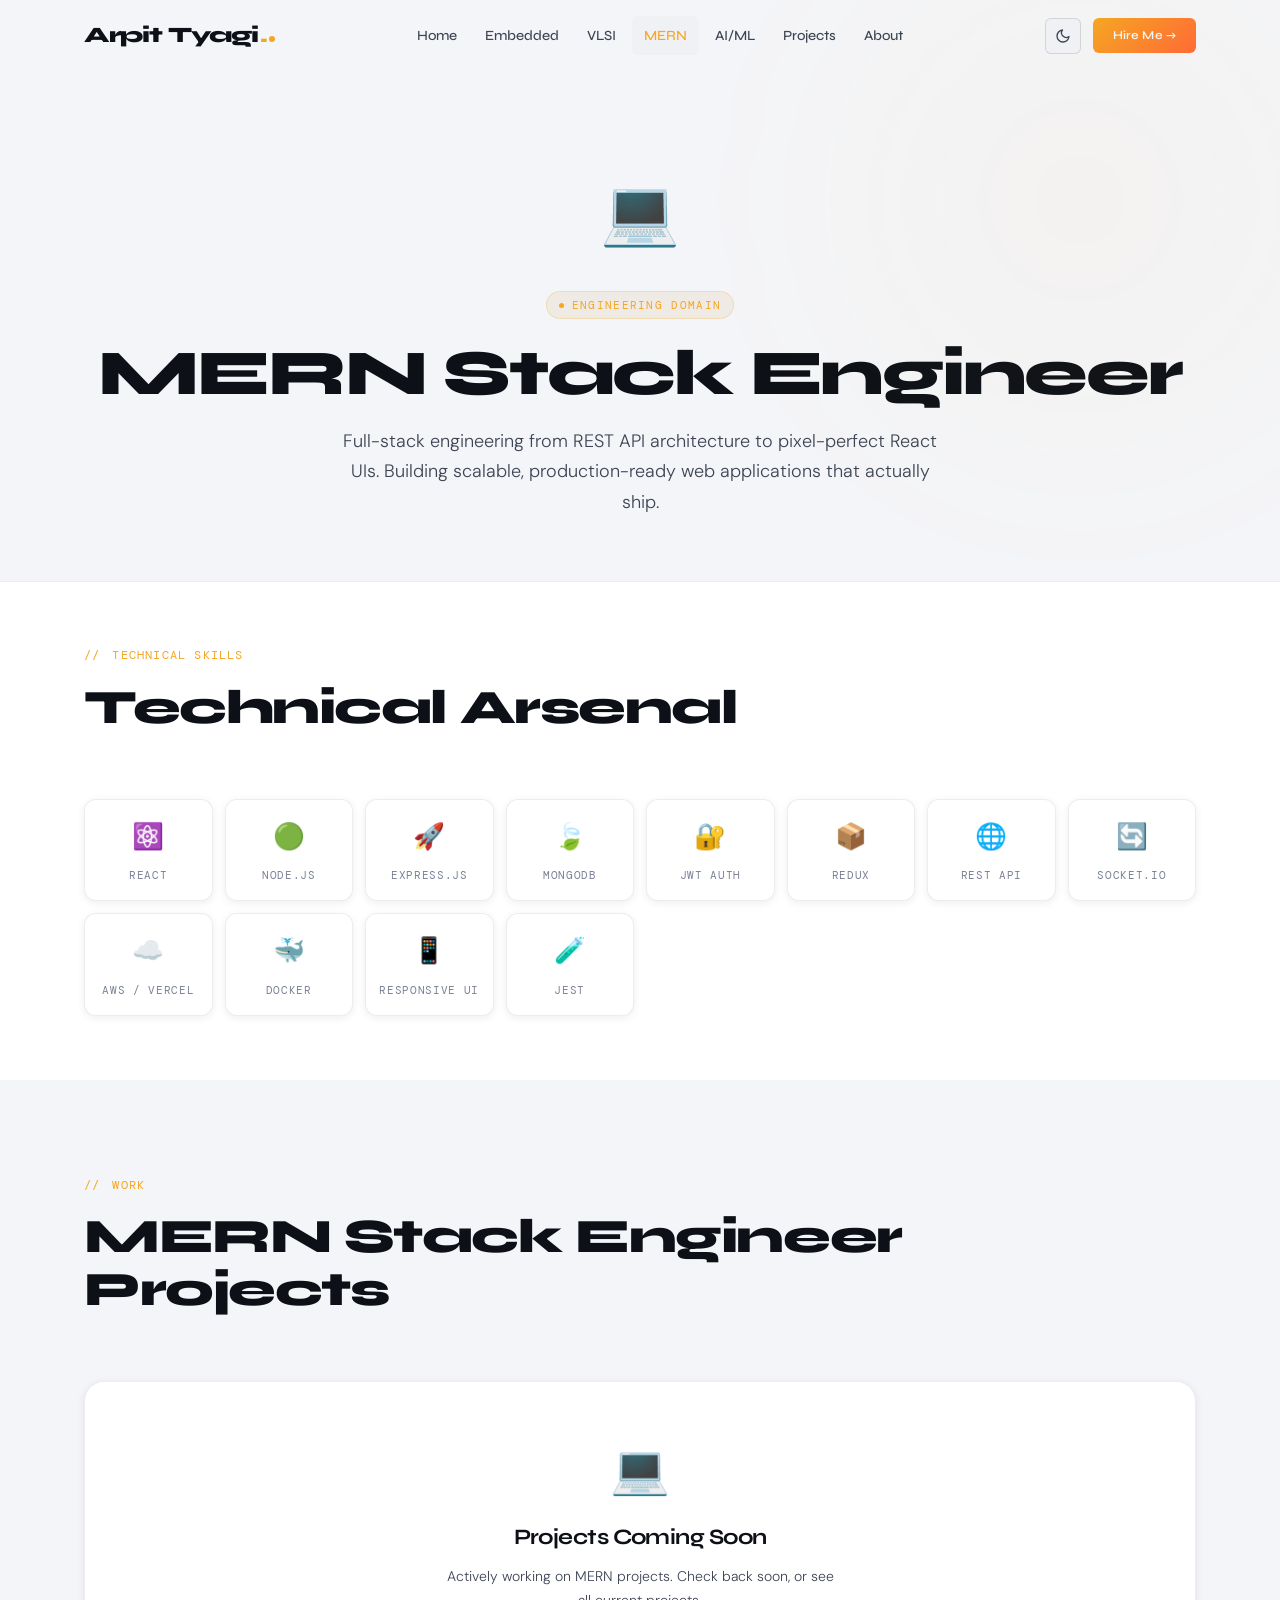
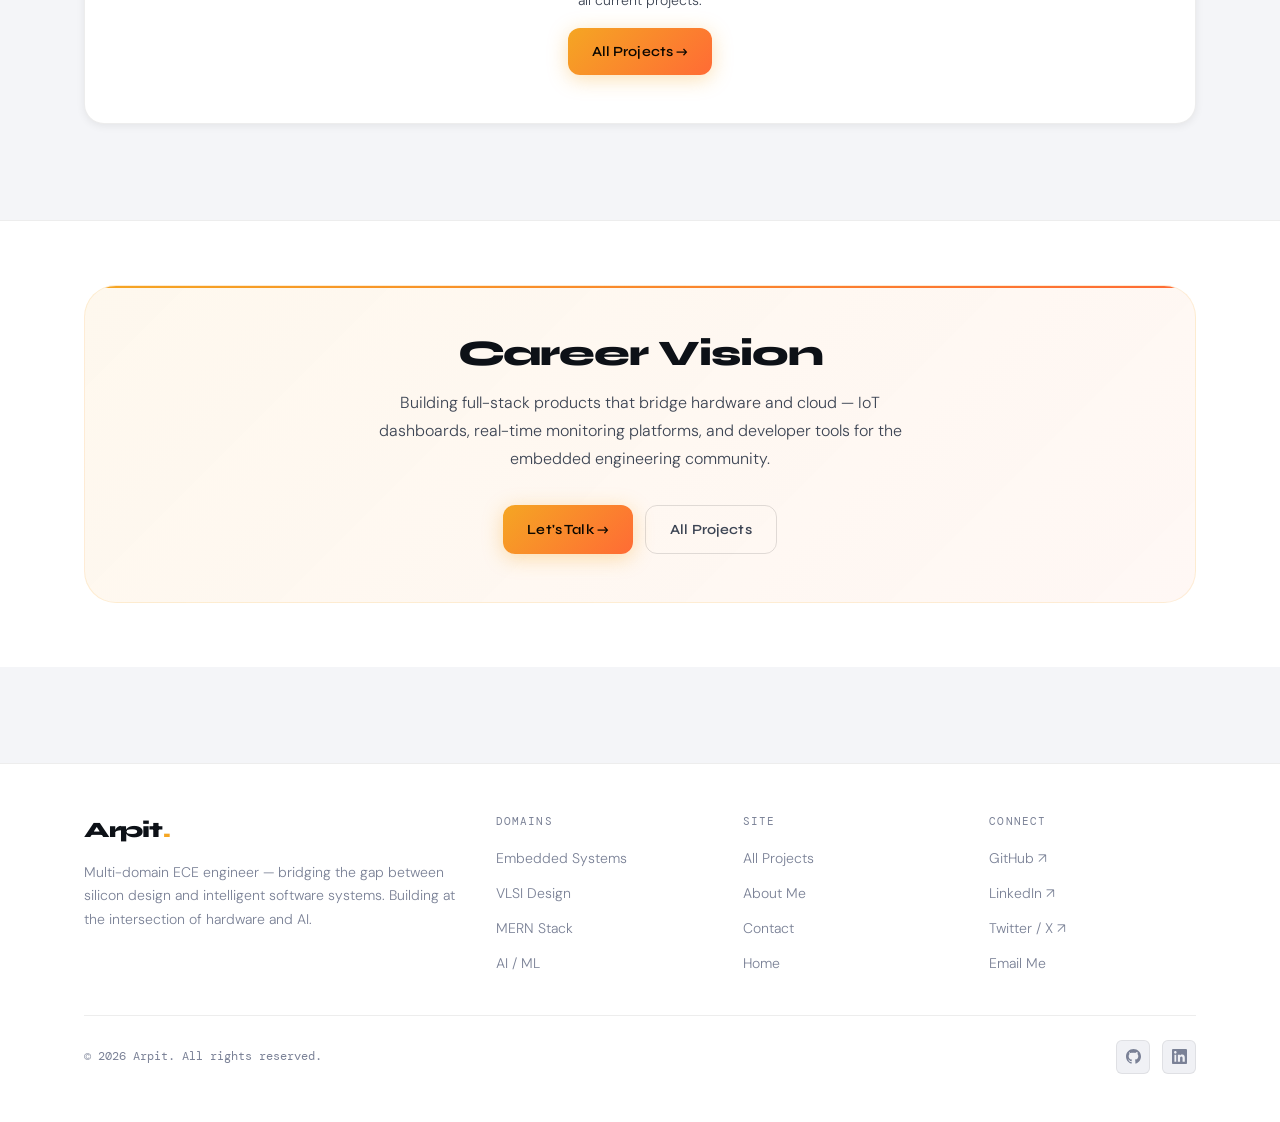
<file: pages/mern.html>
<!DOCTYPE html>
<html lang="en">
<head>
  <meta charset="UTF-8">
  <meta name="viewport" content="width=device-width, initial-scale=1.0">
  <meta name="description" content="MERN Stack Engineer — Arpit's engineering projects and skills.">
  <title>MERN Stack Engineer — Arpit Portfolio</title>
  <link rel="icon" type="image/svg+xml" href="data:image/svg+xml,<svg xmlns='http://www.w3.org/2000/svg' viewBox='0 0 100 100'><text y='.9em' font-size='90'>⚡</text></svg>">
  <link rel="preconnect" href="https://fonts.googleapis.com">
  <link rel="preconnect" href="https://fonts.gstatic.com" crossorigin>
  <link rel="stylesheet" href="../css/style.css">
  <script>!function(){var t=localStorage.getItem("arpit-theme")||(window.matchMedia("(prefers-color-scheme: dark)").matches?"dark":"light");document.documentElement.setAttribute("data-theme",t)}();</script>
</head>
<body>
<div id="nav-placeholder"></div>
<main id="main">

  <div class="page-hero" style="text-align:center;overflow:hidden;position:relative;">
    <div class="hero-orb hero-orb-1" aria-hidden="true"></div>
    <div class="wrap">
      <span class="page-hero-icon">💻</span>
      <span class="label" style="margin-bottom:var(--s5);display:inline-flex;">Engineering Domain</span>
      <h1 class="page-hero-title">MERN Stack Engineer</h1>
      <p class="page-hero-sub" style="margin-inline:auto;">Full-stack engineering from REST API architecture to pixel-perfect React UIs. Building scalable, production-ready web applications that actually ship.</p>
    </div>
  </div>

  <!-- Skills -->
  <section class="section section--sm" style="background:var(--bg-1);border-top:1px solid var(--border);">
    <div class="wrap">
      <div class="sh reveal">
        <p class="sh-eye">Technical Skills</p>
        <h2 class="sh-title">Technical Arsenal</h2>
      </div>
      <div class="skill-grid">
        <div class="skill-item reveal"><span class="skill-icon">⚛️</span><span class="skill-name">React</span></div>
<div class="skill-item reveal reveal-d1"><span class="skill-icon">🟢</span><span class="skill-name">Node.js</span></div>
<div class="skill-item reveal reveal-d2"><span class="skill-icon">🚀</span><span class="skill-name">Express.js</span></div>
<div class="skill-item reveal reveal-d3"><span class="skill-icon">🍃</span><span class="skill-name">MongoDB</span></div>
<div class="skill-item reveal"><span class="skill-icon">🔐</span><span class="skill-name">JWT Auth</span></div>
<div class="skill-item reveal reveal-d1"><span class="skill-icon">📦</span><span class="skill-name">Redux</span></div>
<div class="skill-item reveal reveal-d2"><span class="skill-icon">🌐</span><span class="skill-name">REST API</span></div>
<div class="skill-item reveal reveal-d3"><span class="skill-icon">🔄</span><span class="skill-name">Socket.io</span></div>
<div class="skill-item reveal"><span class="skill-icon">☁️</span><span class="skill-name">AWS / Vercel</span></div>
<div class="skill-item reveal reveal-d1"><span class="skill-icon">🐳</span><span class="skill-name">Docker</span></div>
<div class="skill-item reveal reveal-d2"><span class="skill-icon">📱</span><span class="skill-name">Responsive UI</span></div>
<div class="skill-item reveal reveal-d3"><span class="skill-icon">🧪</span><span class="skill-name">Jest</span></div>
      </div>
    </div>
  </section>

  <!-- Projects -->
  <section class="section">
    <div class="wrap">
      <div class="sh reveal">
        <p class="sh-eye">Work</p>
        <h2 class="sh-title">MERN Stack Engineer Projects</h2>
      </div>
      <div class="projects-grid">
        <div class="pcard reveal" style="grid-column:1/-1;padding:var(--s12);text-align:center;justify-content:center;align-items:center;display:flex;flex-direction:column;gap:var(--s4);">
          <span style="font-size:3rem;">💻</span>
          <h3 style="font-size:var(--fs-xl);font-weight:700;">Projects Coming Soon</h3>
          <p style="color:var(--text-1);font-size:var(--fs-sm);max-width:400px;font-weight:300;">Actively working on MERN projects. Check back soon, or see all current projects.</p>
          <a href="projects.html" class="btn btn-primary">All Projects →</a>
        </div>
      </div>
    </div>
  </section>

  <!-- Vision -->
  <section class="section section--sm" style="background:var(--bg-1);border-top:1px solid var(--border);">
    <div class="wrap">
      <div class="vision-strip reveal">
        <h2 class="vision-title">Career Vision</h2>
        <p class="vision-text">Building full-stack products that bridge hardware and cloud — IoT dashboards, real-time monitoring platforms, and developer tools for the embedded engineering community.</p>
        <div class="vision-ctas">
          <a href="contact.html" class="btn btn-primary">Let's Talk →</a>
          <a href="projects.html" class="btn btn-ghost">All Projects</a>
        </div>
      </div>
    </div>
  </section>

</main>
<div id="footer-placeholder"></div>
<script src="../js/shared.js"></script>
</body>
</html>
</file>
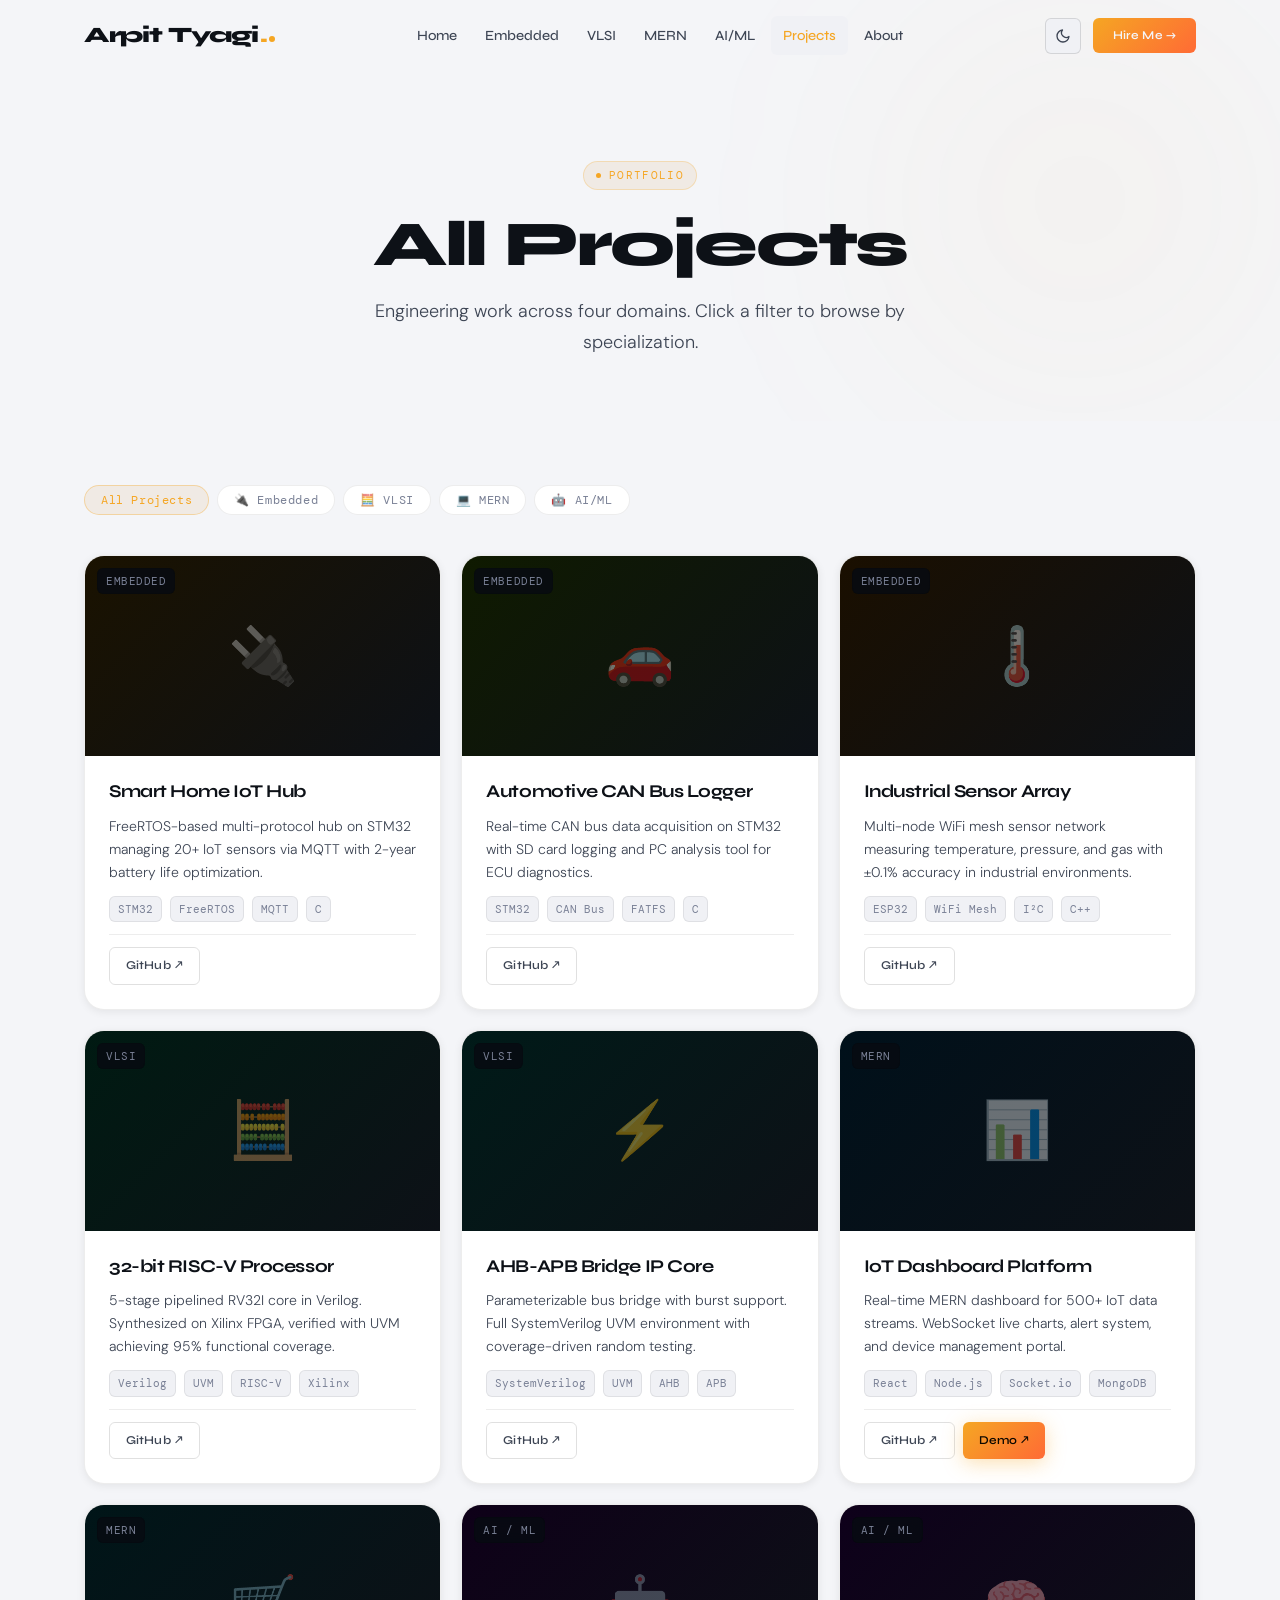
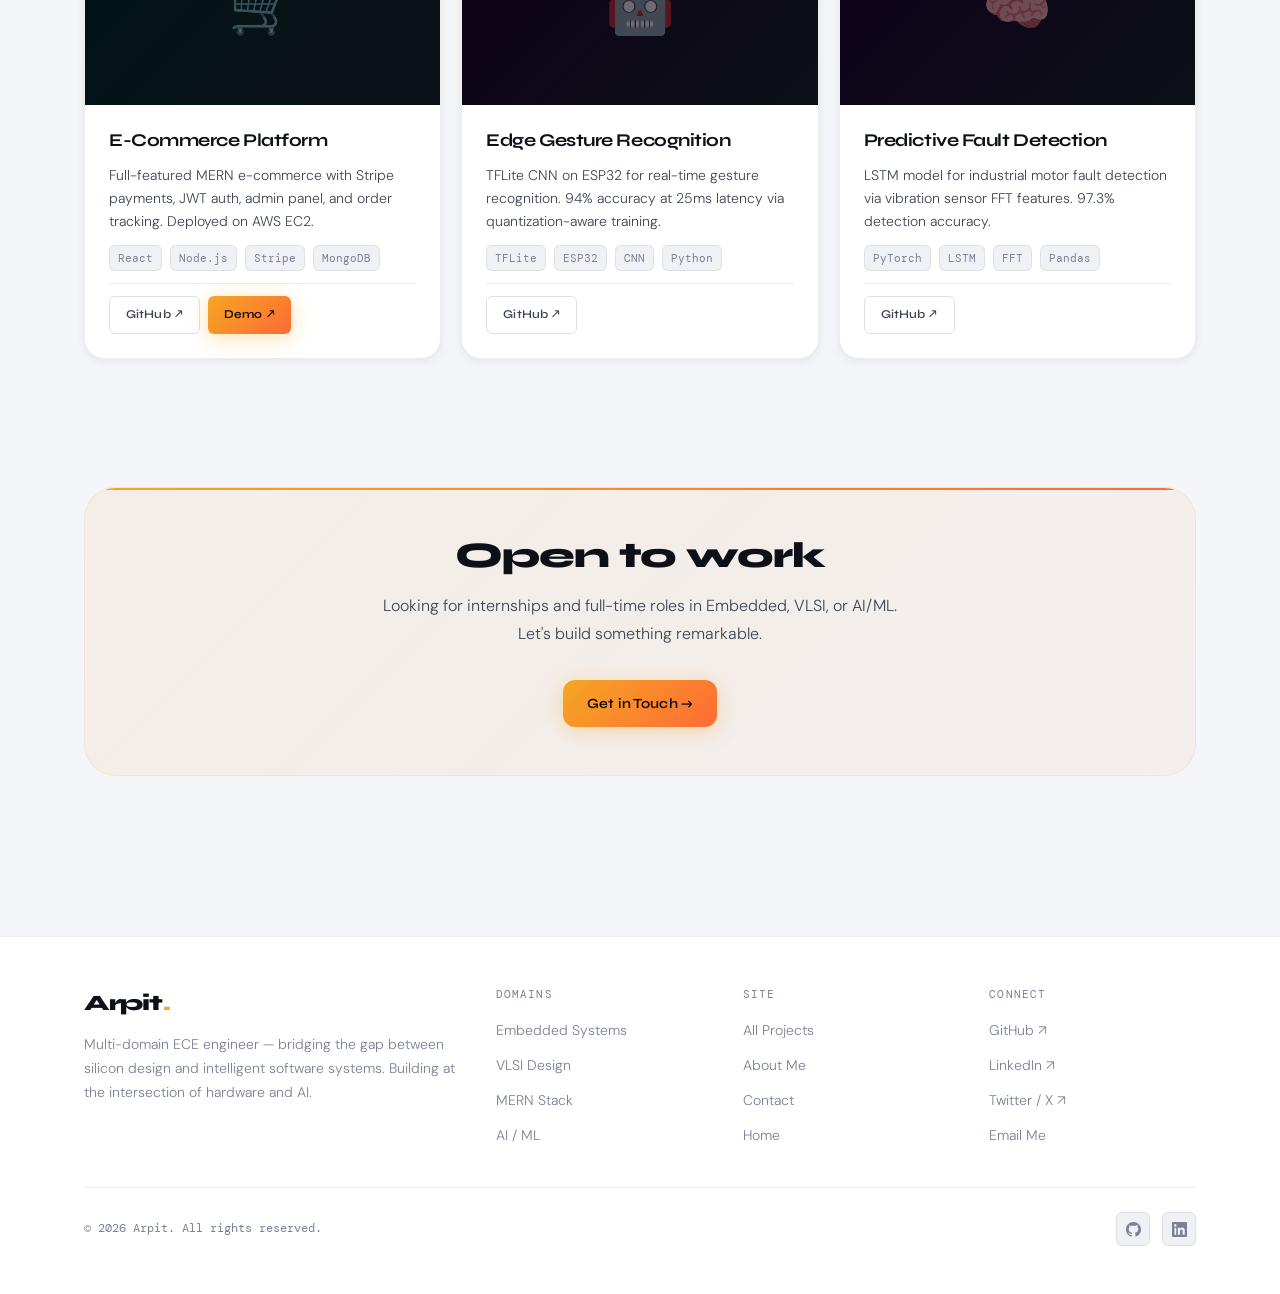
<file: pages/projects.html>
<!DOCTYPE html>
<html lang="en">
<head>
  <meta charset="UTF-8">
  <meta name="viewport" content="width=device-width, initial-scale=1.0">
  <meta name="description" content="All engineering projects by Arpit — Embedded, VLSI, MERN, and AI/ML.">
  <title>Projects — Arpit Portfolio</title>
  <link rel="icon" type="image/svg+xml" href="data:image/svg+xml,<svg xmlns='http://www.w3.org/2000/svg' viewBox='0 0 100 100'><text y='.9em' font-size='90'>⚡</text></svg>">
  <link rel="preconnect" href="https://fonts.googleapis.com">
  <link rel="preconnect" href="https://fonts.gstatic.com" crossorigin>
  <link rel="stylesheet" href="../css/style.css">
  <script>!function(){var t=localStorage.getItem("arpit-theme")||(window.matchMedia("(prefers-color-scheme: dark)").matches?"dark":"light");document.documentElement.setAttribute("data-theme",t)}();</script>
</head>
<body>
<div id="nav-placeholder"></div>
<main id="main">

  <div class="page-hero" style="text-align:center;">
    <div class="hero-orb hero-orb-1" aria-hidden="true"></div>
    <div class="wrap">
      <span class="label" style="margin-bottom:var(--s5);display:inline-flex;">Portfolio</span>
      <h1 class="page-hero-title">All Projects</h1>
      <p class="page-hero-sub" style="margin-inline:auto;">Engineering work across four domains. Click a filter to browse by specialization.</p>
    </div>
  </div>

  <section class="section section--sm">
    <div class="wrap">

      <div class="filter-bar reveal" role="group" aria-label="Filter by domain">
        <button class="filter-btn active" data-filter="all">All Projects</button>
        <button class="filter-btn" data-filter="embedded">🔌 Embedded</button>
        <button class="filter-btn" data-filter="vlsi">🧮 VLSI</button>
        <button class="filter-btn" data-filter="mern">💻 MERN</button>
        <button class="filter-btn" data-filter="ai-ml">🤖 AI/ML</button>
      </div>

      <div class="projects-grid">
        <article class="pcard reveal" data-domain="embedded">
          <div class="pcard-thumb" style="background:linear-gradient(135deg,#1a1200,#0D1117);">
            <span class="pcard-thumb-icon">🔌</span>
            <span class="pcard-badge">Embedded</span>
          </div>
          <div class="pcard-body">
            <h3 class="pcard-title">Smart Home IoT Hub</h3>
            <p class="pcard-desc">FreeRTOS-based multi-protocol hub on STM32 managing 20+ IoT sensors via MQTT with 2-year battery life optimization.</p>
            <div class="pcard-stack"><span class="tag">STM32</span><span class="tag">FreeRTOS</span><span class="tag">MQTT</span><span class="tag">C</span></div>
            <div class="pcard-actions"><a href="https://github.com" target="_blank" rel="noopener noreferrer" class="btn btn-ghost btn-sm">GitHub ↗</a></div>
          </div>
        </article>

        <article class="pcard reveal reveal-d1" data-domain="embedded">
          <div class="pcard-thumb" style="background:linear-gradient(135deg,#0f1a00,#0D1117);">
            <span class="pcard-thumb-icon">🚗</span>
            <span class="pcard-badge">Embedded</span>
          </div>
          <div class="pcard-body">
            <h3 class="pcard-title">Automotive CAN Bus Logger</h3>
            <p class="pcard-desc">Real-time CAN bus data acquisition on STM32 with SD card logging and PC analysis tool for ECU diagnostics.</p>
            <div class="pcard-stack"><span class="tag">STM32</span><span class="tag">CAN Bus</span><span class="tag">FATFS</span><span class="tag">C</span></div>
            <div class="pcard-actions"><a href="https://github.com" target="_blank" rel="noopener noreferrer" class="btn btn-ghost btn-sm">GitHub ↗</a></div>
          </div>
        </article>

        <article class="pcard reveal reveal-d2" data-domain="embedded">
          <div class="pcard-thumb" style="background:linear-gradient(135deg,#1a0f00,#0D1117);">
            <span class="pcard-thumb-icon">🌡️</span>
            <span class="pcard-badge">Embedded</span>
          </div>
          <div class="pcard-body">
            <h3 class="pcard-title">Industrial Sensor Array</h3>
            <p class="pcard-desc">Multi-node WiFi mesh sensor network measuring temperature, pressure, and gas with ±0.1% accuracy in industrial environments.</p>
            <div class="pcard-stack"><span class="tag">ESP32</span><span class="tag">WiFi Mesh</span><span class="tag">I²C</span><span class="tag">C++</span></div>
            <div class="pcard-actions"><a href="https://github.com" target="_blank" rel="noopener noreferrer" class="btn btn-ghost btn-sm">GitHub ↗</a></div>
          </div>
        </article>

        <article class="pcard reveal" data-domain="vlsi">
          <div class="pcard-thumb" style="background:linear-gradient(135deg,#001a12,#0D1117);">
            <span class="pcard-thumb-icon">🧮</span>
            <span class="pcard-badge">VLSI</span>
          </div>
          <div class="pcard-body">
            <h3 class="pcard-title">32-bit RISC-V Processor</h3>
            <p class="pcard-desc">5-stage pipelined RV32I core in Verilog. Synthesized on Xilinx FPGA, verified with UVM achieving 95% functional coverage.</p>
            <div class="pcard-stack"><span class="tag">Verilog</span><span class="tag">UVM</span><span class="tag">RISC-V</span><span class="tag">Xilinx</span></div>
            <div class="pcard-actions"><a href="https://github.com" target="_blank" rel="noopener noreferrer" class="btn btn-ghost btn-sm">GitHub ↗</a></div>
          </div>
        </article>

        <article class="pcard reveal reveal-d1" data-domain="vlsi">
          <div class="pcard-thumb" style="background:linear-gradient(135deg,#001a18,#0D1117);">
            <span class="pcard-thumb-icon">⚡</span>
            <span class="pcard-badge">VLSI</span>
          </div>
          <div class="pcard-body">
            <h3 class="pcard-title">AHB-APB Bridge IP Core</h3>
            <p class="pcard-desc">Parameterizable bus bridge with burst support. Full SystemVerilog UVM environment with coverage-driven random testing.</p>
            <div class="pcard-stack"><span class="tag">SystemVerilog</span><span class="tag">UVM</span><span class="tag">AHB</span><span class="tag">APB</span></div>
            <div class="pcard-actions"><a href="https://github.com" target="_blank" rel="noopener noreferrer" class="btn btn-ghost btn-sm">GitHub ↗</a></div>
          </div>
        </article>

        <article class="pcard reveal reveal-d2" data-domain="mern">
          <div class="pcard-thumb" style="background:linear-gradient(135deg,#00101a,#0D1117);">
            <span class="pcard-thumb-icon">📊</span>
            <span class="pcard-badge">MERN</span>
          </div>
          <div class="pcard-body">
            <h3 class="pcard-title">IoT Dashboard Platform</h3>
            <p class="pcard-desc">Real-time MERN dashboard for 500+ IoT data streams. WebSocket live charts, alert system, and device management portal.</p>
            <div class="pcard-stack"><span class="tag">React</span><span class="tag">Node.js</span><span class="tag">Socket.io</span><span class="tag">MongoDB</span></div>
            <div class="pcard-actions">
              <a href="https://github.com" target="_blank" rel="noopener noreferrer" class="btn btn-ghost btn-sm">GitHub ↗</a>
              <a href="#" class="btn btn-primary btn-sm">Demo ↗</a>
            </div>
          </div>
        </article>

        <article class="pcard reveal" data-domain="mern">
          <div class="pcard-thumb" style="background:linear-gradient(135deg,#001518,#0D1117);">
            <span class="pcard-thumb-icon">🛒</span>
            <span class="pcard-badge">MERN</span>
          </div>
          <div class="pcard-body">
            <h3 class="pcard-title">E-Commerce Platform</h3>
            <p class="pcard-desc">Full-featured MERN e-commerce with Stripe payments, JWT auth, admin panel, and order tracking. Deployed on AWS EC2.</p>
            <div class="pcard-stack"><span class="tag">React</span><span class="tag">Node.js</span><span class="tag">Stripe</span><span class="tag">MongoDB</span></div>
            <div class="pcard-actions">
              <a href="https://github.com" target="_blank" rel="noopener noreferrer" class="btn btn-ghost btn-sm">GitHub ↗</a>
              <a href="#" class="btn btn-primary btn-sm">Demo ↗</a>
            </div>
          </div>
        </article>

        <article class="pcard reveal reveal-d1" data-domain="ai-ml">
          <div class="pcard-thumb" style="background:linear-gradient(135deg,#0e0018,#0D1117);">
            <span class="pcard-thumb-icon">🤖</span>
            <span class="pcard-badge">AI / ML</span>
          </div>
          <div class="pcard-body">
            <h3 class="pcard-title">Edge Gesture Recognition</h3>
            <p class="pcard-desc">TFLite CNN on ESP32 for real-time gesture recognition. 94% accuracy at 25ms latency via quantization-aware training.</p>
            <div class="pcard-stack"><span class="tag">TFLite</span><span class="tag">ESP32</span><span class="tag">CNN</span><span class="tag">Python</span></div>
            <div class="pcard-actions"><a href="https://github.com" target="_blank" rel="noopener noreferrer" class="btn btn-ghost btn-sm">GitHub ↗</a></div>
          </div>
        </article>

        <article class="pcard reveal reveal-d2" data-domain="ai-ml">
          <div class="pcard-thumb" style="background:linear-gradient(135deg,#0e001a,#0D1117);">
            <span class="pcard-thumb-icon">🧠</span>
            <span class="pcard-badge">AI / ML</span>
          </div>
          <div class="pcard-body">
            <h3 class="pcard-title">Predictive Fault Detection</h3>
            <p class="pcard-desc">LSTM model for industrial motor fault detection via vibration sensor FFT features. 97.3% detection accuracy.</p>
            <div class="pcard-stack"><span class="tag">PyTorch</span><span class="tag">LSTM</span><span class="tag">FFT</span><span class="tag">Pandas</span></div>
            <div class="pcard-actions"><a href="https://github.com" target="_blank" rel="noopener noreferrer" class="btn btn-ghost btn-sm">GitHub ↗</a></div>
          </div>
        </article>
      </div>
    </div>
  </section>

  <section class="section section--sm">
    <div class="wrap">
      <div class="vision-strip reveal">
        <h2 class="vision-title">Open to work</h2>
        <p class="vision-text">Looking for internships and full-time roles in Embedded, VLSI, or AI/ML. Let's build something remarkable.</p>
        <div class="vision-ctas"><a href="contact.html" class="btn btn-primary">Get in Touch →</a></div>
      </div>
    </div>
  </section>

</main>
<div id="footer-placeholder"></div>
<script src="../js/shared.js"></script>
</body>
</html>
</file>
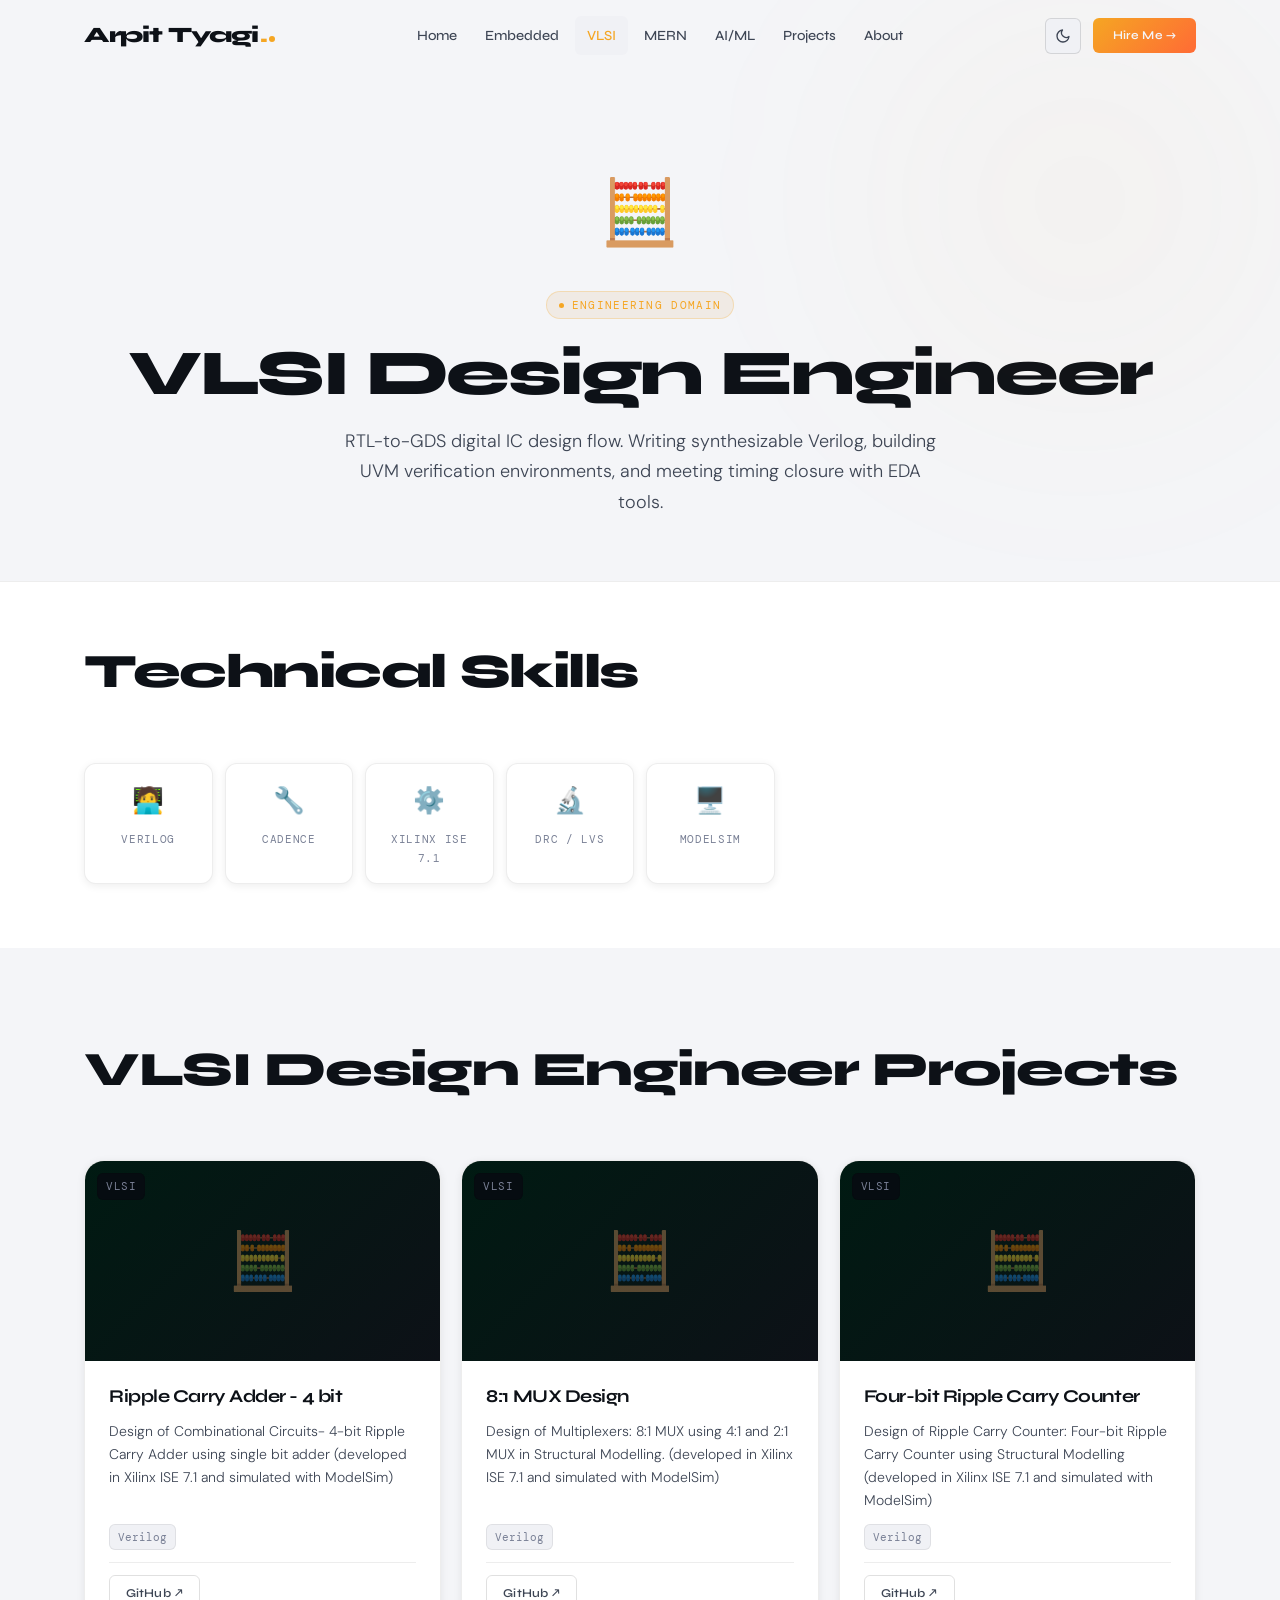
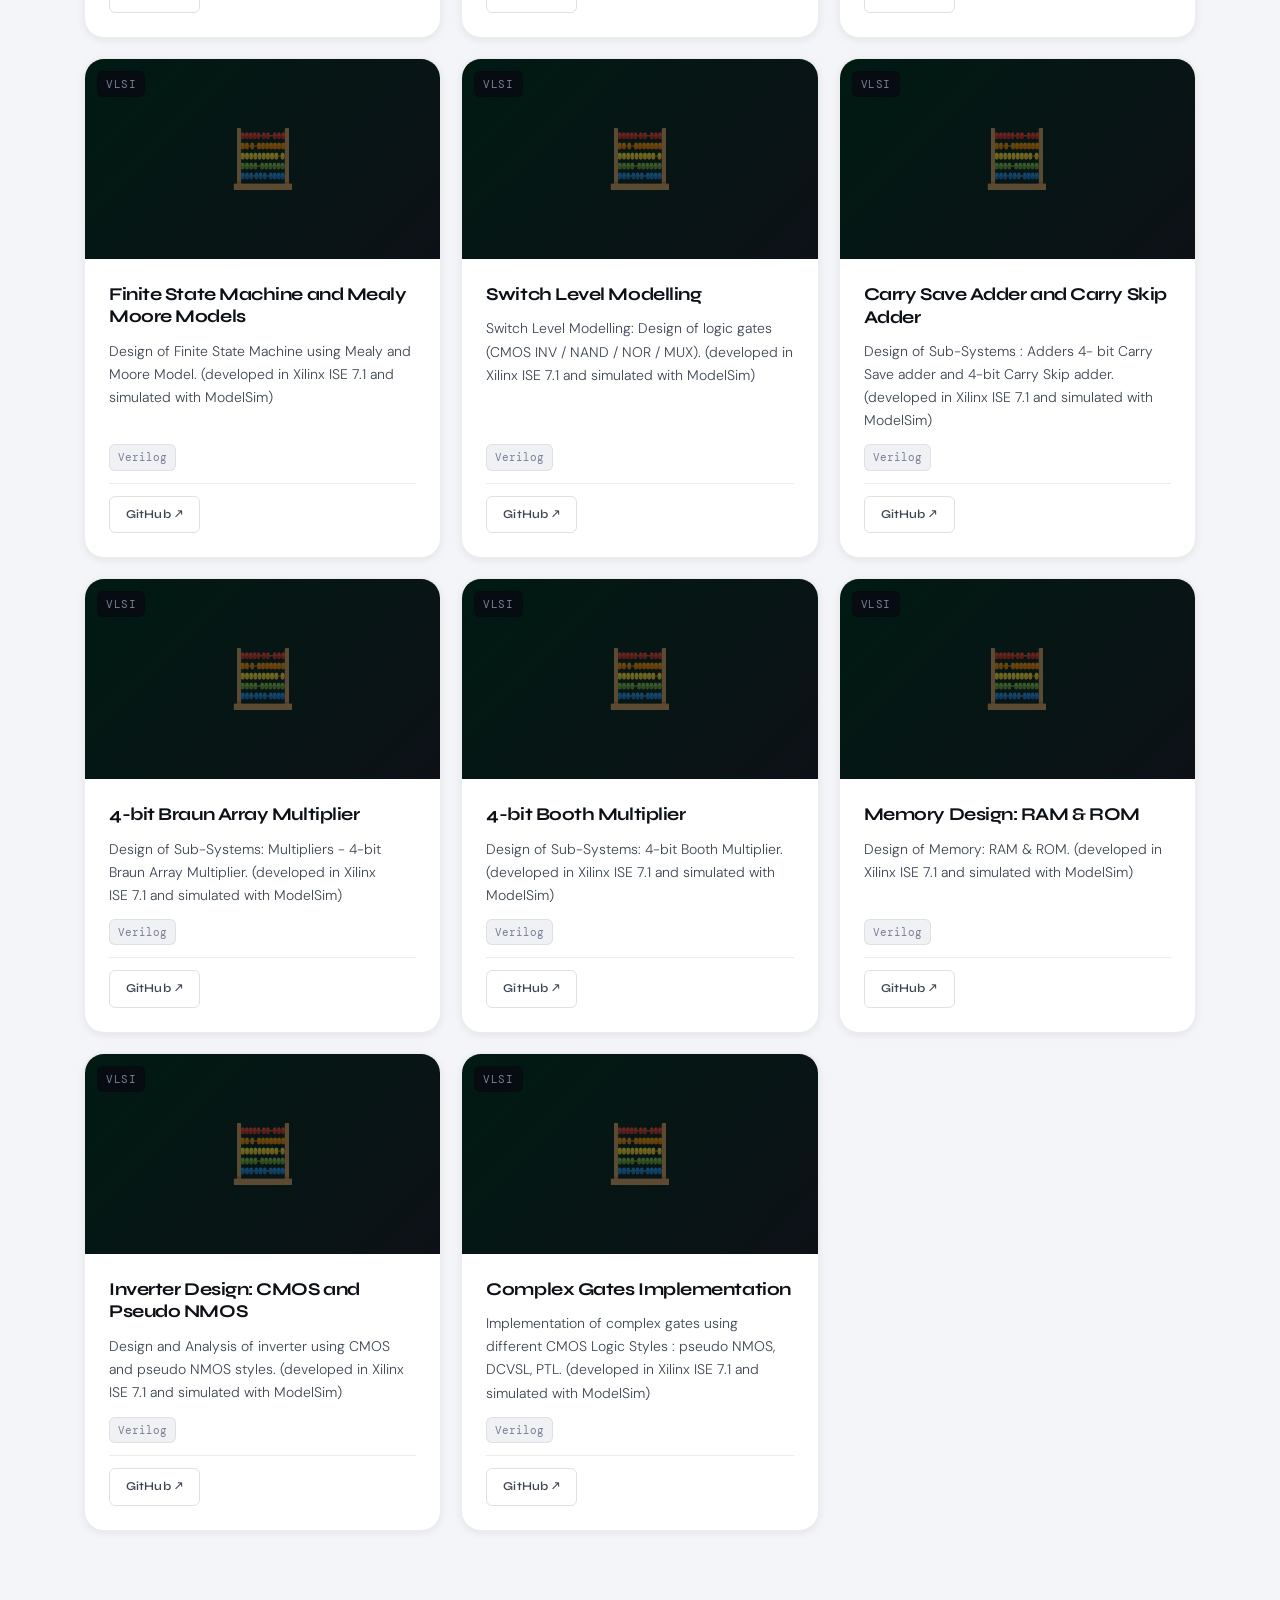
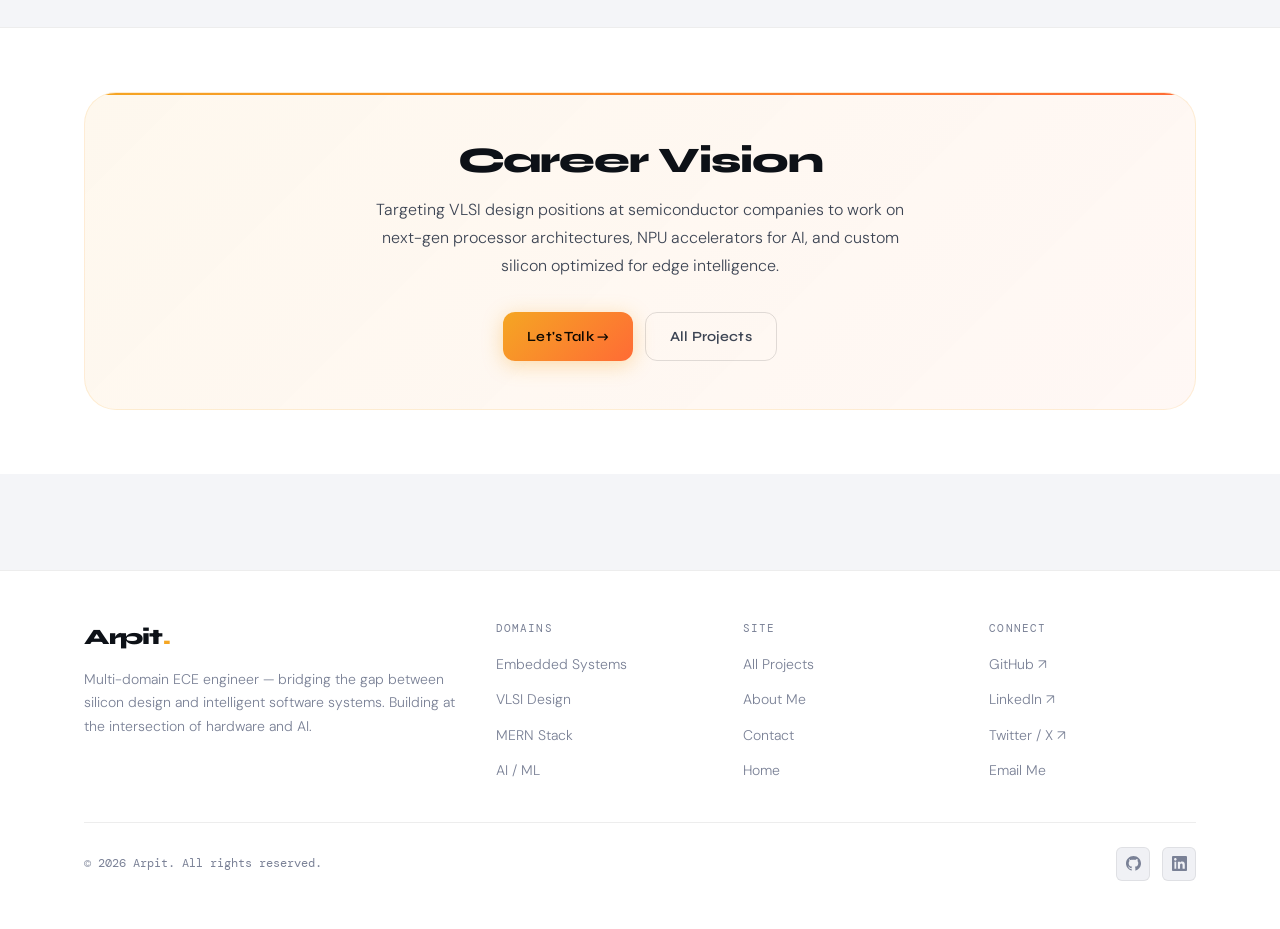
<file: pages/vlsi.html>
<!doctype html>
<html lang="en">
  <head>
    <meta charset="UTF-8" />
    <meta name="viewport" content="width=device-width, initial-scale=1.0" />
    <meta
      name="description"
      content="VLSI Design Engineer — Arpit's engineering projects and skills."
    />
    <title>VLSI Design Engineer — Arpit Portfolio</title>
    <link
      rel="icon"
      type="image/svg+xml"
      href="data:image/svg+xml,<svg xmlns='http://www.w3.org/2000/svg' viewBox='0 0 100 100'><text y='.9em' font-size='90'>⚡</text></svg>"
    />
    <link rel="preconnect" href="https://fonts.googleapis.com" />
    <link rel="preconnect" href="https://fonts.gstatic.com" crossorigin />
    <link rel="stylesheet" href="../css/style.css" />
    <script>
      !(function () {
        var t =
          localStorage.getItem("arpit-theme") ||
          (window.matchMedia("(prefers-color-scheme: dark)").matches
            ? "dark"
            : "light");
        document.documentElement.setAttribute("data-theme", t);
      })();
    </script>
  </head>
  <body>
    <div id="nav-placeholder"></div>
    <main id="main">
      <div
        class="page-hero"
        style="text-align: center; overflow: hidden; position: relative"
      >
        <div class="hero-orb hero-orb-1" aria-hidden="true"></div>
        <div class="wrap">
          <span class="page-hero-icon">🧮</span>
          <span
            class="label"
            style="margin-bottom: var(--s5); display: inline-flex"
            >Engineering Domain</span
          >
          <h1 class="page-hero-title">VLSI Design Engineer</h1>
          <p class="page-hero-sub" style="margin-inline: auto">
            RTL-to-GDS digital IC design flow. Writing synthesizable Verilog,
            building UVM verification environments, and meeting timing closure
            with EDA tools.
          </p>
        </div>
      </div>

      <!-- Skills -->
      <section
        class="section section--sm"
        style="background: var(--bg-1); border-top: 1px solid var(--border)"
      >
        <div class="wrap">
          <div class="sh reveal">
            <!-- <p class="sh-eye">Technical Skills</p> -->
            <h2 class="sh-title">Technical Skills</h2>
          </div>
          <div class="skill-grid">
            <div class="skill-item reveal">
              <span class="skill-icon">🧑‍💻</span
              ><span class="skill-name">Verilog</span>
            </div>
            <!-- <div class="skill-item reveal reveal-d1">
              <span class="skill-icon">🔷</span
              ><span class="skill-name">SystemVerilog</span>
            </div>
            <div class="skill-item reveal reveal-d2">
              <span class="skill-icon">🛠️</span
              ><span class="skill-name">UVM</span>
            </div> -->
            <div class="skill-item reveal reveal-d3">
              <span class="skill-icon">🔧</span
              ><span class="skill-name">Cadence</span>
            </div>
            <div class="skill-item reveal">
              <span class="skill-icon">⚙️</span
              ><span class="skill-name">Xilinx ISE 7.1</span>
            </div>
            <!-- <div class="skill-item reveal reveal-d1">
              <span class="skill-icon">📐</span
              ><span class="skill-name">LVS</span>
            </div> -->
            <!-- <div class="skill-item reveal reveal-d2">
              <span class="skill-icon">🧪</span
              ><span class="skill-name">Model Simulator</span>
            </div> -->
            <!-- <div class="skill-item reveal reveal-d3">
              <span class="skill-icon">📊</span
              ><span class="skill-name">STA / Timing</span>
            </div> -->
            <div class="skill-item reveal">
              <span class="skill-icon">🔬</span
              ><span class="skill-name">DRC / LVS</span>
            </div>
            <div class="skill-item reveal reveal-d1">
              <span class="skill-icon">🖥️</span
              ><span class="skill-name">ModelSim</span>
            </div>
            <!-- <div class="skill-item reveal reveal-d2">
              <span class="skill-icon">📋</span
              ><span class="skill-name">Lint Tools</span>
            </div> -->
            <!-- <div class="skill-item reveal reveal-d3">
              <span class="skill-icon">🌐</span
              ><span class="skill-name">RTL Design</span>
            </div> -->
          </div>
        </div>
      </section>

      <!-- Projects -->
      <section class="section">
        <div class="wrap">
          <div class="sh reveal">
            <!-- <p class="sh-eye">Work</p> -->
            <h2 class="sh-title">VLSI Design Engineer Projects</h2>
          </div>
          <div class="projects-grid">
            <!-- eleven project cards; update titles, descriptions and repo URLs as needed -->

            <article class="pcard reveal" data-domain="vlsi">
              <div
                class="pcard-thumb"
                style="background: linear-gradient(135deg, #001a12, #0d1117)"
              >
                <span class="pcard-thumb-icon">🧮</span>
                <span class="pcard-badge">VLSI</span>
              </div>
              <div class="pcard-body">
                <h3 class="pcard-title">Ripple Carry Adder - 4 bit</h3>
                <p class="pcard-desc">
                  Design of Combinational Circuits- 4-bit Ripple Carry Adder
                  using single bit adder (developed in Xilinx ISE 7.1 and
                  simulated with ModelSim)
                </p>
                <div class="pcard-stack"><span class="tag">Verilog</span></div>
                <div class="pcard-actions">
                  <a
                    href="https://github.com/yourusername/yourrepo1"
                    target="_blank"
                    rel="noopener noreferrer"
                    class="btn btn-ghost btn-sm"
                    >GitHub ↗</a
                  >
                </div>
              </div>
            </article>

            <article class="pcard reveal reveal-d1" data-domain="vlsi">
              <div
                class="pcard-thumb"
                style="background: linear-gradient(135deg, #001a12, #0d1117)"
              >
                <span class="pcard-thumb-icon">🧮</span>
                <span class="pcard-badge">VLSI</span>
              </div>
              <div class="pcard-body">
                <h3 class="pcard-title">8:1 MUX Design</h3>
                <p class="pcard-desc">
                  Design of Multiplexers: 8:1 MUX using 4:1 and 2:1 MUX in
                  Structural Modelling. (developed in Xilinx ISE 7.1 and
                  simulated with ModelSim)
                </p>
                <div class="pcard-stack"><span class="tag">Verilog</span></div>
                <div class="pcard-actions">
                  <a
                    href="https://github.com/yourusername/yourrepo2"
                    target="_blank"
                    rel="noopener noreferrer"
                    class="btn btn-ghost btn-sm"
                    >GitHub ↗</a
                  >
                </div>
              </div>
            </article>

            <article class="pcard reveal reveal-d2" data-domain="vlsi">
              <div
                class="pcard-thumb"
                style="background: linear-gradient(135deg, #001a12, #0d1117)"
              >
                <span class="pcard-thumb-icon">🧮</span>
                <span class="pcard-badge">VLSI</span>
              </div>
              <div class="pcard-body">
                <h3 class="pcard-title">Four-bit Ripple Carry Counter</h3>
                <p class="pcard-desc">
                  Design of Ripple Carry Counter: Four-bit Ripple Carry Counter
                  using Structural Modelling (developed in Xilinx ISE 7.1 and
                  simulated with ModelSim)
                </p>
                <div class="pcard-stack"><span class="tag">Verilog</span></div>
                <div class="pcard-actions">
                  <a
                    href="https://github.com/yourusername/yourrepo3"
                    target="_blank"
                    rel="noopener noreferrer"
                    class="btn btn-ghost btn-sm"
                    >GitHub ↗</a
                  >
                </div>
              </div>
            </article>

            <article class="pcard reveal reveal-d3" data-domain="vlsi">
              <div
                class="pcard-thumb"
                style="background: linear-gradient(135deg, #001a12, #0d1117)"
              >
                <span class="pcard-thumb-icon">🧮</span>
                <span class="pcard-badge">VLSI</span>
              </div>
              <div class="pcard-body">
                <h3 class="pcard-title">
                  Finite State Machine and Mealy Moore Models
                </h3>
                <p class="pcard-desc">
                  Design of Finite State Machine using Mealy and Moore Model.
                  (developed in Xilinx ISE 7.1 and simulated with ModelSim)
                </p>
                <div class="pcard-stack"><span class="tag">Verilog</span></div>
                <div class="pcard-actions">
                  <a
                    href="https://github.com/yourusername/yourrepo4"
                    target="_blank"
                    rel="noopener noreferrer"
                    class="btn btn-ghost btn-sm"
                    >GitHub ↗</a
                  >
                </div>
              </div>
            </article>

            <article class="pcard reveal" data-domain="vlsi">
              <div
                class="pcard-thumb"
                style="background: linear-gradient(135deg, #001a12, #0d1117)"
              >
                <span class="pcard-thumb-icon">🧮</span>
                <span class="pcard-badge">VLSI</span>
              </div>
              <div class="pcard-body">
                <h3 class="pcard-title">Switch Level Modelling</h3>
                <p class="pcard-desc">
                  Switch Level Modelling: Design of logic gates (CMOS INV / NAND
                  / NOR / MUX). (developed in Xilinx ISE 7.1 and simulated with
                  ModelSim)
                </p>
                <div class="pcard-stack"><span class="tag">Verilog</span></div>
                <div class="pcard-actions">
                  <a
                    href="https://github.com/yourusername/yourrepo5"
                    target="_blank"
                    rel="noopener noreferrer"
                    class="btn btn-ghost btn-sm"
                    >GitHub ↗</a
                  >
                </div>
              </div>
            </article>

            <article class="pcard reveal reveal-d1" data-domain="vlsi">
              <div
                class="pcard-thumb"
                style="background: linear-gradient(135deg, #001a12, #0d1117)"
              >
                <span class="pcard-thumb-icon">🧮</span>
                <span class="pcard-badge">VLSI</span>
              </div>
              <div class="pcard-body">
                <h3 class="pcard-title">
                  Carry Save Adder and Carry Skip Adder
                </h3>
                <p class="pcard-desc">
                  Design of Sub-Systems : Adders 4- bit Carry Save adder and
                  4-bit Carry Skip adder. (developed in Xilinx ISE 7.1 and
                  simulated with ModelSim)
                </p>
                <div class="pcard-stack"><span class="tag">Verilog</span></div>
                <div class="pcard-actions">
                  <a
                    href="https://github.com/yourusername/yourrepo6"
                    target="_blank"
                    rel="noopener noreferrer"
                    class="btn btn-ghost btn-sm"
                    >GitHub ↗</a
                  >
                </div>
              </div>
            </article>

            <article class="pcard reveal reveal-d2" data-domain="vlsi">
              <div
                class="pcard-thumb"
                style="background: linear-gradient(135deg, #001a12, #0d1117)"
              >
                <span class="pcard-thumb-icon">🧮</span>
                <span class="pcard-badge">VLSI</span>
              </div>
              <div class="pcard-body">
                <h3 class="pcard-title">4-bit Braun Array Multiplier</h3>
                <p class="pcard-desc">
                  Design of Sub-Systems: Multipliers - 4-bit Braun Array
                  Multiplier. (developed in Xilinx ISE 7.1 and simulated with
                  ModelSim)
                </p>
                <div class="pcard-stack"><span class="tag">Verilog</span></div>
                <div class="pcard-actions">
                  <a
                    href="https://github.com/yourusername/yourrepo7"
                    target="_blank"
                    rel="noopener noreferrer"
                    class="btn btn-ghost btn-sm"
                    >GitHub ↗</a
                  >
                </div>
              </div>
            </article>

            <article class="pcard reveal reveal-d3" data-domain="vlsi">
              <div
                class="pcard-thumb"
                style="background: linear-gradient(135deg, #001a12, #0d1117)"
              >
                <span class="pcard-thumb-icon">🧮</span>
                <span class="pcard-badge">VLSI</span>
              </div>
              <div class="pcard-body">
                <h3 class="pcard-title">4-bit Booth Multiplier</h3>
                <p class="pcard-desc">
                  Design of Sub-Systems: 4-bit Booth Multiplier. (developed in
                  Xilinx ISE 7.1 and simulated with ModelSim)
                </p>
                <div class="pcard-stack"><span class="tag">Verilog</span></div>
                <div class="pcard-actions">
                  <a
                    href="https://github.com/yourusername/yourrepo8"
                    target="_blank"
                    rel="noopener noreferrer"
                    class="btn btn-ghost btn-sm"
                    >GitHub ↗</a
                  >
                </div>
              </div>
            </article>

            <article class="pcard reveal" data-domain="vlsi">
              <div
                class="pcard-thumb"
                style="background: linear-gradient(135deg, #001a12, #0d1117)"
              >
                <span class="pcard-thumb-icon">🧮</span>
                <span class="pcard-badge">VLSI</span>
              </div>
              <div class="pcard-body">
                <h3 class="pcard-title">Memory Design: RAM & ROM</h3>
                <p class="pcard-desc">
                  Design of Memory: RAM & ROM. (developed in Xilinx ISE 7.1 and
                  simulated with ModelSim)
                </p>
                <div class="pcard-stack"><span class="tag">Verilog</span></div>
                <div class="pcard-actions">
                  <a
                    href="https://github.com/yourusername/yourrepo9"
                    target="_blank"
                    rel="noopener noreferrer"
                    class="btn btn-ghost btn-sm"
                    >GitHub ↗</a
                  >
                </div>
              </div>
            </article>

            <article class="pcard reveal reveal-d1" data-domain="vlsi">
              <div
                class="pcard-thumb"
                style="background: linear-gradient(135deg, #001a12, #0d1117)"
              >
                <span class="pcard-thumb-icon">🧮</span>
                <span class="pcard-badge">VLSI</span>
              </div>
              <div class="pcard-body">
                <h3 class="pcard-title">
                  Inverter Design: CMOS and Pseudo NMOS
                </h3>
                <p class="pcard-desc">
                  Design and Analysis of inverter using CMOS and pseudo NMOS
                  styles. (developed in Xilinx ISE 7.1 and simulated with
                  ModelSim)
                </p>
                <div class="pcard-stack"><span class="tag">Verilog</span></div>
                <div class="pcard-actions">
                  <a
                    href="https://github.com/yourusername/yourrepo10"
                    target="_blank"
                    rel="noopener noreferrer"
                    class="btn btn-ghost btn-sm"
                    >GitHub ↗</a
                  >
                </div>
              </div>
            </article>

            <article class="pcard reveal reveal-d2" data-domain="vlsi">
              <div
                class="pcard-thumb"
                style="background: linear-gradient(135deg, #001a12, #0d1117)"
              >
                <span class="pcard-thumb-icon">🧮</span>
                <span class="pcard-badge">VLSI</span>
              </div>
              <div class="pcard-body">
                <h3 class="pcard-title">Complex Gates Implementation</h3>
                <p class="pcard-desc">
                  Implementation of complex gates using different CMOS Logic
                  Styles : pseudo NMOS, DCVSL, PTL. (developed in Xilinx ISE 7.1
                  and simulated with ModelSim)
                </p>
                <div class="pcard-stack"><span class="tag">Verilog</span></div>
                <div class="pcard-actions">
                  <a
                    href="https://github.com/yourusername/yourrepo11"
                    target="_blank"
                    rel="noopener noreferrer"
                    class="btn btn-ghost btn-sm"
                    >GitHub ↗</a
                  >
                </div>
              </div>
            </article>
          </div>
        </div>
      </section>

      <!-- Vision -->
      <section
        class="section section--sm"
        style="background: var(--bg-1); border-top: 1px solid var(--border)"
      >
        <div class="wrap">
          <div class="vision-strip reveal">
            <h2 class="vision-title">Career Vision</h2>
            <p class="vision-text">
              Targeting VLSI design positions at semiconductor companies to work
              on next-gen processor architectures, NPU accelerators for AI, and
              custom silicon optimized for edge intelligence.
            </p>
            <div class="vision-ctas">
              <a href="contact.html" class="btn btn-primary">Let's Talk →</a>
              <a href="projects.html" class="btn btn-ghost">All Projects</a>
            </div>
          </div>
        </div>
      </section>
    </main>
    <div id="footer-placeholder"></div>
    <script src="../js/shared.js"></script>
  </body>
</html>
</file>
<file: css/style.css>
/* ================================================================
   ARPIT PORTFOLIO — Design System
   Aesthetic: Dark engineering lab / silicon-era terminal
   Fonts: Syne (display) + DM Mono (code) + DM Sans (body)
   ================================================================ */

@import url('https://fonts.googleapis.com/css2?family=Syne:wght@400;500;600;700;800&family=DM+Mono:ital,wght@0,300;0,400;0,500;1,300&family=DM+Sans:ital,opsz,wght@0,9..40,300;0,9..40,400;0,9..40,500;0,9..40,600;1,9..40,300&display=swap');

/* ── TOKENS ─────────────────────────────────────────────────── */
:root {
  /* Palette */
  --bg-0:        #080B12;
  --bg-1:        #0D1117;
  --bg-2:        #131924;
  --bg-3:        #1B2232;
  --border:      rgba(255,255,255,0.07);
  --border-mid:  rgba(255,255,255,0.12);
  --border-hi:   rgba(255,255,255,0.22);

  --text-0:      #F0F4FF;
  --text-1:      #A8B4CC;
  --text-2:      #5A6580;
  --text-3:      #2E3548;

  --amber:       #F5A623;
  --amber-glow:  rgba(245,166,35,0.15);
  --amber-mid:   rgba(245,166,35,0.08);
  --electric:    #00D4FF;
  --electric-glow: rgba(0,212,255,0.12);
  --green:       #00E5A0;
  --violet:      #8B5CF6;

  --gradient-main: linear-gradient(135deg, #F5A623 0%, #FF6B35 100%);
  --gradient-cool: linear-gradient(135deg, #00D4FF 0%, #8B5CF6 100%);
  --gradient-text: linear-gradient(135deg, #F5A623 20%, #FF6B35 80%);

  /* Noise texture via SVG */
  --noise: url("data:image/svg+xml,%3Csvg viewBox='0 0 256 256' xmlns='http://www.w3.org/2000/svg'%3E%3Cfilter id='n'%3E%3CfeTurbulence type='fractalNoise' baseFrequency='0.85' numOctaves='4' stitchTiles='stitch'/%3E%3C/filter%3E%3Crect width='100%25' height='100%25' filter='url(%23n)' opacity='0.04'/%3E%3C/svg%3E");

  /* Fonts */
  --font-display: 'Syne', sans-serif;
  --font-body:    'DM Sans', sans-serif;
  --font-mono:    'DM Mono', monospace;

  /* Scale */
  --fs-2xs: 0.6875rem;
  --fs-xs:  0.75rem;
  --fs-sm:  0.875rem;
  --fs-md:  1rem;
  --fs-lg:  1.125rem;
  --fs-xl:  1.375rem;
  --fs-2xl: 1.75rem;
  --fs-3xl: 2.25rem;
  --fs-4xl: 3rem;
  --fs-5xl: 4rem;
  --fs-6xl: 5.5rem;
  --fs-7xl: 7.5rem;

  /* Spacing */
  --s1:  0.25rem;
  --s2:  0.5rem;
  --s3:  0.75rem;
  --s4:  1rem;
  --s5:  1.25rem;
  --s6:  1.5rem;
  --s8:  2rem;
  --s10: 2.5rem;
  --s12: 3rem;
  --s16: 4rem;
  --s20: 5rem;
  --s24: 6rem;
  --s32: 8rem;

  /* Radii */
  --r-sm: 6px;
  --r-md: 12px;
  --r-lg: 20px;
  --r-xl: 32px;
  --r-full: 9999px;

  /* Shadows */
  --shadow-sm: 0 2px 8px rgba(0,0,0,0.4);
  --shadow-md: 0 8px 32px rgba(0,0,0,0.5);
  --shadow-lg: 0 20px 60px rgba(0,0,0,0.6);
  --shadow-amber: 0 0 40px rgba(245,166,35,0.2), 0 4px 20px rgba(0,0,0,0.4);
  --shadow-glow: 0 0 60px rgba(245,166,35,0.08);

  /* Transitions */
  --ease: cubic-bezier(0.4, 0, 0.2, 1);
  --ease-spring: cubic-bezier(0.34, 1.56, 0.64, 1);
  --ease-out: cubic-bezier(0, 0, 0.2, 1);
  --t-fast: 150ms var(--ease);
  --t-base: 250ms var(--ease);
  --t-slow: 400ms var(--ease);

  --max-w: 1160px;
  --max-w-text: 680px;
}

/* ── RESET ──────────────────────────────────────────────────── */
*, *::before, *::after { box-sizing: border-box; margin: 0; padding: 0; }
html { font-size: 16px; scroll-behavior: smooth; scrollbar-width: thin; scrollbar-color: var(--bg-3) var(--bg-0); overflow-x: hidden; }
body {
  font-family: var(--font-body);
  background: var(--bg-0);
  color: var(--text-0);
  line-height: 1.65;
  overflow-x: hidden;
  min-height: 100vh;
  -webkit-font-smoothing: antialiased;
  background-image: var(--noise);
}
img, video { max-width: 100%; height: auto; display: block; }
a { color: inherit; text-decoration: none; }
ul, ol { list-style: none; }
button { font-family: var(--font-body); cursor: pointer; border: none; background: none; color: inherit; }
input, textarea, select { font-family: var(--font-body); }
h1,h2,h3,h4,h5,h6 { font-family: var(--font-display); font-weight: 700; line-height: 1.1; letter-spacing: -0.025em; }

/* Custom scrollbar */
::-webkit-scrollbar { width: 6px; }
::-webkit-scrollbar-track { background: var(--bg-0); }
::-webkit-scrollbar-thumb { background: var(--bg-3); border-radius: 3px; }
::-webkit-scrollbar-thumb:hover { background: var(--text-2); }

/* ── LAYOUT ─────────────────────────────────────────────────── */
.wrap { width: 100%; max-width: var(--max-w); margin-inline: auto; padding-inline: var(--s6); }
.wrap--text { max-width: var(--max-w-text); }
.section { padding-block: var(--s24); }
.section--sm { padding-block: var(--s16); }
.section--lg { padding-block: var(--s32); }

/* Grid helpers */
.g2 { display: grid; grid-template-columns: 1fr 1fr; gap: var(--s6); }
.g3 { display: grid; grid-template-columns: repeat(3, 1fr); gap: var(--s6); }
.g4 { display: grid; grid-template-columns: repeat(4, 1fr); gap: var(--s5); }
.flex { display: flex; }
.flex-c { display: flex; align-items: center; }
.flex-cc { display: flex; align-items: center; justify-content: center; }
.flex-b { display: flex; align-items: center; justify-content: space-between; }

/* ── TYPOGRAPHY UTILITIES ───────────────────────────────────── */
.mono { font-family: var(--font-mono); }
.grad-text {
  background: var(--gradient-text);
  -webkit-background-clip: text;
  -webkit-text-fill-color: transparent;
  background-clip: text;
}
.grad-text-cool {
  background: var(--gradient-cool);
  -webkit-background-clip: text;
  -webkit-text-fill-color: transparent;
  background-clip: text;
}
.text-muted { color: var(--text-1); }
.text-dim   { color: var(--text-2); }
.text-center { text-align: center; }

/* ── LABEL CHIP ─────────────────────────────────────────────── */
.label {
  display: inline-flex;
  align-items: center;
  gap: var(--s2);
  font-family: var(--font-mono);
  font-size: var(--fs-2xs);
  letter-spacing: 0.12em;
  text-transform: uppercase;
  color: var(--amber);
  padding: var(--s1) var(--s3);
  border: 1px solid rgba(245,166,35,0.25);
  border-radius: var(--r-full);
  background: var(--amber-mid);
}
.label::before {
  content: '';
  width: 5px; height: 5px;
  border-radius: 50%;
  background: var(--amber);
  animation: blink 2.4s ease-in-out infinite;
}
@keyframes blink { 0%,100%{opacity:1} 50%{opacity:0.3} }

/* ── BUTTONS ─────────────────────────────────────────────────── */
.btn {
  display: inline-flex;
  align-items: center;
  gap: var(--s2);
  padding: var(--s3) var(--s6);
  border-radius: var(--r-md);
  font-family: var(--font-display);
  font-size: var(--fs-sm);
  font-weight: 600;
  letter-spacing: 0.01em;
  transition: all var(--t-base);
  cursor: pointer;
  position: relative;
  overflow: hidden;
  white-space: nowrap;
}
.btn-primary {
  background: var(--gradient-main);
  color: #0D0800;
  box-shadow: 0 4px 20px rgba(245,166,35,0.35);
}
.btn-primary:hover {
  transform: translateY(-2px);
  box-shadow: 0 8px 32px rgba(245,166,35,0.50);
}
.btn-ghost {
  background: transparent;
  color: var(--text-1);
  border: 1px solid var(--border-mid);
}
.btn-ghost:hover {
  background: var(--bg-2);
  color: var(--text-0);
  border-color: var(--border-hi);
}
.btn-sm {
  padding: var(--s2) var(--s4);
  font-size: var(--fs-xs);
  border-radius: var(--r-sm);
}
.btn-lg {
  padding: var(--s4) var(--s8);
  font-size: var(--fs-md);
  border-radius: var(--r-lg);
}

/* ── NAV ─────────────────────────────────────────────────────── */
.nav {
  position: fixed;
  top: 0; left: 0; right: 0;
  z-index: 200;
  padding-block: var(--s4);
  transition: background var(--t-slow), border-color var(--t-slow);
  border-bottom: 1px solid transparent;
}
.nav.scrolled {
  background: rgba(8,11,18,0.88);
  backdrop-filter: blur(24px) saturate(160%);
  -webkit-backdrop-filter: blur(24px) saturate(160%);
  border-bottom-color: var(--border);
}
.nav-inner { display: flex; align-items: center; justify-content: space-between; }
.nav-logo {
  font-family: var(--font-display);
  font-size: var(--fs-xl);
  font-weight: 800;
  letter-spacing: -0.04em;
  display: flex;
  align-items: baseline;
  gap: 2px;
}
.nav-logo span { color: var(--amber); }
.nav-logo .dot {
  width: 6px; height: 6px;
  border-radius: 50%;
  background: var(--amber);
  display: inline-block;
  margin-bottom: 3px;
  animation: blink 2.4s ease-in-out infinite;
}
.nav-links {
  display: flex;
  align-items: center;
  gap: var(--s1);
}
.nav-links a {
  font-size: var(--fs-sm);
  font-weight: 500;
  color: var(--text-1);
  padding: var(--s2) var(--s3);
  border-radius: var(--r-sm);
  transition: color var(--t-fast), background var(--t-fast);
  font-family: var(--font-display);
}
.nav-links a:hover, .nav-links a.active {
  color: var(--text-0);
  background: var(--bg-2);
}
.nav-links a.active { color: var(--amber); }
.nav-cta {
  font-family: var(--font-display);
  font-size: var(--fs-xs);
  font-weight: 600;
  color: var(--bg-0);
  background: var(--gradient-main);
  padding: var(--s2) var(--s5);
  border-radius: var(--r-sm);
  transition: all var(--t-base);
  letter-spacing: 0.01em;
}
.nav-cta:hover { opacity: 0.9; transform: translateY(-1px); }

/* Hamburger */
.nav-hamburger {
  display: none;
  flex-direction: column;
  gap: 5px;
  cursor: pointer;
  padding: var(--s2);
  z-index: 10;
}
.nav-hamburger span {
  display: block;
  width: 22px;
  height: 1.5px;
  background: var(--text-0);
  border-radius: 2px;
  transition: all var(--t-base);
}
.nav-hamburger.open span:nth-child(1) { transform: translateY(6.5px) rotate(45deg); }
.nav-hamburger.open span:nth-child(2) { opacity: 0; }
.nav-hamburger.open span:nth-child(3) { transform: translateY(-6.5px) rotate(-45deg); }

/* Mobile menu */
.nav-mobile {
  display: flex;
  position: fixed;
  inset: 0;
  background: var(--bg-0);
  z-index: 190;
  flex-direction: column;
  align-items: center;
  /* vertically center the links */
  justify-content: center;
  padding-top: var(--s18); /* still keep some breathing room above */
  gap: var(--s4);
  opacity: 0;
  pointer-events: none;
  transition: opacity var(--t-slow);
  visibility: hidden;
  /* keep links from stretching too wide on large phones/tablets */
  max-width: 400px;
  margin: 0 auto;
}
.nav-mobile.open { opacity: 1; pointer-events: all; visibility: visible; }
.nav-mobile a {
  font-family: var(--font-display);
  font-size: var(--fs-lg); /* slightly larger but not huge */
  font-weight: 700;
  color: var(--text-1);
  transition: color var(--t-fast);
  letter-spacing: -0.02em;
}
.nav-mobile a:hover { color: var(--amber); }

/* even more reduction on tiniest screens */
@media (max-width: 480px) {
  .nav-mobile a { font-size: var(--fs-md); }
}

/* ── HERO ─────────────────────────────────────────────────────── */
.hero {
  min-height: 100svh;
  display: flex;
  flex-direction: column;
  justify-content: center;
  padding-top: 80px;
  position: relative;
  overflow: hidden;
}

/* Ambient background orbs */
.hero-orb {
  position: absolute;
  border-radius: 50%;
  filter: blur(120px);
  pointer-events: none;
  opacity: 0.5;
}
.hero-orb-1 {
  width: 600px; height: 600px;
  background: radial-gradient(circle, rgba(245,166,35,0.12) 0%, transparent 70%);
  top: -100px; right: -100px;
  animation: drift1 12s ease-in-out infinite alternate;
}
.hero-orb-2 {
  width: 500px; height: 500px;
  background: radial-gradient(circle, rgba(0,212,255,0.08) 0%, transparent 70%);
  bottom: -50px; left: -80px;
  animation: drift2 15s ease-in-out infinite alternate;
}
.hero-orb-3 {
  width: 300px; height: 300px;
  background: radial-gradient(circle, rgba(139,92,246,0.08) 0%, transparent 70%);
  top: 40%; left: 40%;
  animation: drift3 10s ease-in-out infinite alternate;
}
@keyframes drift1 { from{transform:translate(0,0) scale(1)} to{transform:translate(-40px,60px) scale(1.1)} }
@keyframes drift2 { from{transform:translate(0,0) scale(1)} to{transform:translate(50px,-40px) scale(0.9)} }
@keyframes drift3 { from{transform:translate(0,0)} to{transform:translate(-30px,30px)} }

/* Grid lines background */
.hero-grid {
  position: absolute;
  inset: 0;
  pointer-events: none;
  opacity: 0.03;
  background-image:
    linear-gradient(var(--text-0) 1px, transparent 1px),
    linear-gradient(90deg, var(--text-0) 1px, transparent 1px);
  background-size: 60px 60px;
  mask-image: radial-gradient(ellipse 80% 100% at 50% 0%, black 0%, transparent 80%);
}

.hero-inner {
  display: grid;
  grid-template-columns: 1fr 1fr;
  gap: var(--s16);
  align-items: center;
  padding-block: var(--s20);
}

.hero-pre {
  font-family: var(--font-mono);
  font-size: var(--fs-xs);
  color: var(--amber);
  letter-spacing: 0.1em;
  margin-bottom: var(--s5);
  display: flex;
  align-items: center;
  gap: var(--s3);
}
.hero-pre::before {
  content: '';
  width: 24px; height: 1px;
  background: var(--amber);
}
.hero-pre::after {
  content: '';
  width: 24px; height: 1px;
  background: var(--amber);
}

.hero-title {
  font-size: clamp(1.9rem, 7.5vw, var(--fs-6xl));
  font-weight: 800;
  letter-spacing: -0.03em;
  line-height: 1.05;
  margin-bottom: var(--s6);
  word-break: break-word;
  overflow-wrap: break-word;
}

.hero-sub {
  font-size: var(--fs-lg);
  color: var(--text-1);
  line-height: 1.7;
  max-width: 480px;
  margin-bottom: var(--s8);
  font-weight: 300;
}

.hero-domains {
  display: flex;
  flex-wrap: wrap;
  gap: var(--s2);
  margin-bottom: var(--s8);
}

.domain-pill {
  display: inline-flex;
  align-items: center;
  gap: var(--s2);
  padding: 5px var(--s3);
  border: 1px solid var(--border);
  border-radius: var(--r-full);
  background: var(--bg-2);
  font-family: var(--font-mono);
  font-size: var(--fs-xs);
  color: var(--text-1);
  transition: all var(--t-fast);
  cursor: default;
}
.domain-pill:hover {
  border-color: var(--amber);
  color: var(--amber);
  background: var(--amber-mid);
}
.domain-pill .pip {
  width: 5px; height: 5px;
  border-radius: 50%;
}

.hero-ctas {
  display: flex;
  gap: var(--s3);
  flex-wrap: wrap;
}

/* Hero photo side */
.hero-visual {
  position: relative;
  display: flex;
  justify-content: flex-end;
  align-items: center;
}

.hero-photo-wrap {
  position: relative;
  width: 360px;
  height: 440px;
}

.hero-photo-frame {
  width: 100%;
  height: 100%;
  border-radius: var(--r-xl);
  overflow: hidden;
  position: relative;
  border: 1px solid var(--border-mid);
}

/* Gradient overlay on photo */
.hero-photo-frame::after {
  content: '';
  position: absolute;
  inset: 0;
  background: linear-gradient(
    to bottom,
    rgba(8,11,18,0) 0%,
    rgba(8,11,18,0) 50%,
    rgba(8,11,18,0.7) 100%
  );
  z-index: 1;
}

.hero-photo-frame img {
  width: 100%; height: 100%;
  object-fit: cover;
  object-position: top center;
  transition: transform 600ms var(--ease-out);
}
.hero-photo-frame:hover img { transform: scale(1.03); }

/* Decorative circuit lines */
.hero-deco {
  position: absolute;
  inset: -20px;
  pointer-events: none;
}
.hero-deco::before {
  content: '';
  position: absolute;
  top: 20px; left: -20px; right: 20px; bottom: -20px;
  border: 1px solid rgba(245,166,35,0.12);
  border-radius: var(--r-xl);
}
.hero-deco::after {
  content: '';
  position: absolute;
  top: 40px; left: -10px;
  width: 1px; height: 60px;
  background: linear-gradient(to bottom, transparent, var(--amber), transparent);
}

/* Floating info card */
.hero-card {
  position: absolute;
  background: rgba(13,17,23,0.92);
  border: 1px solid var(--border-mid);
  border-radius: var(--r-md);
  padding: var(--s3) var(--s4);
  backdrop-filter: blur(12px);
  box-shadow: var(--shadow-md);
  animation: float 5s ease-in-out infinite;
}
.hero-card-1 { bottom: 30px; left: -50px; animation-delay: 0s; }
.hero-card-2 { top: 40px; right: -40px; animation-delay: 2.5s; }
@keyframes float { 0%,100%{transform:translateY(0)} 50%{transform:translateY(-10px)} }

.hcard-val { font-family: var(--font-display); font-size: var(--fs-xl); font-weight: 800; color: var(--text-0); line-height: 1; }
.hcard-key { font-family: var(--font-mono); font-size: var(--fs-2xs); color: var(--text-2); margin-top: 3px; text-transform: uppercase; letter-spacing: 0.08em; }

/* ── SECTION HEADER ─────────────────────────────────────────── */
.sh { margin-bottom: var(--s16); }
.sh-eye {
  font-family: var(--font-mono);
  font-size: var(--fs-xs);
  color: var(--amber);
  letter-spacing: 0.1em;
  text-transform: uppercase;
  display: flex;
  align-items: center;
  gap: var(--s3);
  margin-bottom: var(--s4);
}
.sh-eye::before { content: '//'; }
.sh-title {
  font-size: clamp(1.6rem, 7vw, var(--fs-4xl));
  font-weight: 800;
  letter-spacing: -0.03em;
  margin-bottom: var(--s4);
}
.sh-sub {
  font-size: var(--fs-lg);
  color: var(--text-1);
  line-height: 1.65;
  font-weight: 300;
  max-width: 560px;
}

/* ── DOMAIN CARDS ───────────────────────────────────────────── */
.domains-grid {
  display: grid;
  grid-template-columns: repeat(2, 1fr);
  gap: var(--s4);
}

.dcard {
  display: block;
  background: var(--bg-1);
  border: 1px solid var(--border);
  border-radius: var(--r-lg);
  padding: var(--s8);
  position: relative;
  overflow: hidden;
  transition: all var(--t-base);
  text-decoration: none;
  color: inherit;
  cursor: pointer;
}
.dcard::before {
  content: '';
  position: absolute;
  top: 0; left: 0; right: 0;
  height: 2px;
  background: var(--gradient-main);
  transform: scaleX(0);
  transform-origin: left;
  transition: transform var(--t-slow);
}
.dcard:hover { border-color: var(--border-mid); transform: translateY(-4px); box-shadow: var(--shadow-lg); color: inherit; }
.dcard:hover::before { transform: scaleX(1); }

/* Ambient glow on hover */
.dcard::after {
  content: '';
  position: absolute;
  inset: 0;
  background: radial-gradient(ellipse 60% 50% at 30% 0%, var(--amber-mid) 0%, transparent 70%);
  opacity: 0;
  transition: opacity var(--t-slow);
  pointer-events: none;
}
.dcard:hover::after { opacity: 1; }

.dcard-icon {
  width: 48px; height: 48px;
  border-radius: var(--r-md);
  border: 1px solid var(--border);
  background: var(--bg-2);
  display: flex; align-items: center; justify-content: center;
  font-size: 22px;
  margin-bottom: var(--s5);
  transition: all var(--t-base);
  position: relative;
  z-index: 1;
}
.dcard:hover .dcard-icon {
  border-color: rgba(245,166,35,0.3);
  background: var(--amber-mid);
}
.dcard-title {
  font-size: var(--fs-xl);
  font-weight: 700;
  margin-bottom: var(--s3);
  position: relative; z-index: 1;
}
.dcard-desc {
  font-size: var(--fs-sm);
  color: var(--text-1);
  line-height: 1.7;
  margin-bottom: var(--s5);
  font-weight: 300;
  position: relative; z-index: 1;
}
.dcard-tags {
  display: flex;
  flex-wrap: wrap;
  gap: var(--s2);
  position: relative; z-index: 1;
  margin-bottom: var(--s5);
}
.tag {
  font-family: var(--font-mono);
  font-size: var(--fs-2xs);
  padding: 3px var(--s2);
  border: 1px solid var(--border);
  border-radius: var(--r-sm);
  color: var(--text-2);
  background: var(--bg-2);
  transition: all var(--t-fast);
}
.dcard:hover .tag { border-color: var(--border-mid); color: var(--text-1); }
.dcard-arrow {
  display: flex;
  align-items: center;
  gap: var(--s2);
  font-family: var(--font-display);
  font-size: var(--fs-sm);
  font-weight: 600;
  color: var(--amber);
  position: relative; z-index: 1;
  transition: gap var(--t-base);
}
.dcard:hover .dcard-arrow { gap: var(--s3); }

/* ── PROJECT CARDS ──────────────────────────────────────────── */
.pcard {
  background: var(--bg-1);
  border: 1px solid var(--border);
  border-radius: var(--r-lg);
  overflow: hidden;
  display: flex;
  flex-direction: column;
  transition: all var(--t-base);
  position: relative;
}
.pcard:hover { transform: translateY(-6px); box-shadow: var(--shadow-lg); border-color: var(--border-mid); }

.pcard-thumb {
  position: relative;
  aspect-ratio: 16/9;
  overflow: hidden;
  background: var(--bg-2);
  display: flex;
  align-items: center;
  justify-content: center;
}
.pcard-thumb-icon { font-size: 3.5rem; opacity: 0.4; transition: all var(--t-slow); }
.pcard:hover .pcard-thumb-icon { opacity: 0.7; transform: scale(1.1); }
.pcard-thumb img { width: 100%; height: 100%; object-fit: cover; transition: transform 500ms var(--ease-out); }
.pcard:hover .pcard-thumb img { transform: scale(1.06); }
.pcard-badge {
  position: absolute;
  top: var(--s3); left: var(--s3);
  font-family: var(--font-mono);
  font-size: var(--fs-2xs);
  letter-spacing: 0.05em;
  padding: 3px var(--s2);
  border-radius: var(--r-sm);
  border: 1px solid var(--border-mid);
  background: rgba(8,11,18,0.85);
  backdrop-filter: blur(8px);
  color: var(--text-2);
  text-transform: uppercase;
}
.pcard-body { padding: var(--s6); flex: 1; display: flex; flex-direction: column; gap: var(--s3); }
.pcard-title { font-size: var(--fs-lg); font-weight: 700; line-height: 1.25; }
.pcard-desc { font-size: var(--fs-sm); color: var(--text-1); line-height: 1.65; flex: 1; font-weight: 300; }
.pcard-stack { display: flex; flex-wrap: wrap; gap: var(--s2); }
.pcard-actions { display: flex; gap: var(--s2); padding-top: var(--s3); border-top: 1px solid var(--border); margin-top: auto; }

/* ── SKILLS ─────────────────────────────────────────────────── */
.skill-grid {
  display: grid;
  grid-template-columns: repeat(auto-fill, minmax(120px, 1fr));
  gap: var(--s3);
}
.skill-item {
  background: var(--bg-1);
  border: 1px solid var(--border);
  border-radius: var(--r-md);
  padding: var(--s4) var(--s3);
  text-align: center;
  display: flex;
  flex-direction: column;
  align-items: center;
  gap: var(--s2);
  transition: all var(--t-base);
}
.skill-item:hover {
  border-color: rgba(245,166,35,0.3);
  background: var(--amber-mid);
  transform: translateY(-2px);
}
.skill-icon { font-size: 1.6rem; }
.skill-name {
  font-family: var(--font-mono);
  font-size: var(--fs-2xs);
  color: var(--text-2);
  text-transform: uppercase;
  letter-spacing: 0.06em;
  transition: color var(--t-fast);
}
.skill-item:hover .skill-name { color: var(--amber); }

/* ── STATS BAR ──────────────────────────────────────────────── */
.stats-row {
  display: grid;
  grid-template-columns: repeat(4, 1fr);
  gap: 1px;
  border: 1px solid var(--border);
  border-radius: var(--r-lg);
  overflow: hidden;
  background: var(--border);
}
.stat-cell {
  background: var(--bg-1);
  padding: var(--s8) var(--s6);
  text-align: center;
}
.stat-val {
  font-family: var(--font-display);
  font-size: var(--fs-4xl);
  font-weight: 800;
  letter-spacing: -0.04em;
  line-height: 1;
  background: var(--gradient-text);
  -webkit-background-clip: text;
  -webkit-text-fill-color: transparent;
  background-clip: text;
  margin-bottom: var(--s2);
}
.stat-key {
  font-family: var(--font-mono);
  font-size: var(--fs-xs);
  color: var(--text-2);
  text-transform: uppercase;
  letter-spacing: 0.08em;
}

/* ── CONTACT FORM ───────────────────────────────────────────── */
.contact-box {
  background: var(--bg-1);
  border: 1px solid var(--border);
  border-radius: var(--r-xl);
  padding: var(--s10);
  max-width: 660px;
  margin-inline: auto;
  position: relative;
  overflow: hidden;
}
.contact-box::before {
  content: '';
  position: absolute;
  top: 0; left: 0; right: 0;
  height: 2px;
  background: var(--gradient-main);
}
.form-group { display: flex; flex-direction: column; gap: var(--s2); margin-bottom: var(--s5); }
.form-row { display: grid; grid-template-columns: 1fr 1fr; gap: var(--s4); }
.form-label {
  font-family: var(--font-display);
  font-size: var(--fs-xs);
  font-weight: 600;
  color: var(--text-1);
  letter-spacing: 0.02em;
}
.form-label span { color: var(--amber); }
.form-input, .form-select, .form-textarea {
  background: var(--bg-0);
  border: 1px solid var(--border-mid);
  border-radius: var(--r-md);
  padding: var(--s3) var(--s4);
  color: var(--text-0);
  font-size: var(--fs-sm);
  font-family: var(--font-body);
  outline: none;
  transition: border-color var(--t-fast), box-shadow var(--t-fast);
  width: 100%;
}
.form-input:focus, .form-select:focus, .form-textarea:focus {
  border-color: rgba(245,166,35,0.5);
  box-shadow: 0 0 0 3px var(--amber-mid);
}
.form-input::placeholder, .form-textarea::placeholder { color: var(--text-2); }
.form-select { cursor: pointer; }
.form-select option { background: var(--bg-1); }
.form-textarea { min-height: 130px; resize: vertical; line-height: 1.65; }
.form-submit {
  width: 100%;
  justify-content: center;
  padding-block: var(--s4);
  font-size: var(--fs-md);
  margin-top: var(--s3);
}

.form-status {
  margin-top: var(--s4);
  padding: var(--s3) var(--s4);
  border-radius: var(--r-md);
  font-size: var(--fs-sm);
  font-weight: 500;
  display: none;
  font-family: var(--font-mono);
}
.form-status.ok {
  display: block;
  background: rgba(0,229,160,0.08);
  border: 1px solid rgba(0,229,160,0.25);
  color: var(--green);
}
.form-status.err {
  display: block;
  background: rgba(255,107,53,0.08);
  border: 1px solid rgba(255,107,53,0.25);
  color: #FF6B35;
}

/* ── FOOTER ─────────────────────────────────────────────────── */
footer {
  background: var(--bg-1);
  border-top: 1px solid var(--border);
  padding-block: var(--s12);
  margin-top: var(--s24);
}
.footer-inner {
  display: grid;
  grid-template-columns: 1.8fr 1fr 1fr 1fr;
  gap: var(--s10);
}
.footer-brand-logo {
  font-family: var(--font-display);
  font-size: var(--fs-xl);
  font-weight: 800;
  letter-spacing: -0.04em;
  color: var(--text-0);
  display: block;
  margin-bottom: var(--s3);
}
.footer-brand-logo span { color: var(--amber); }
.footer-desc { font-size: var(--fs-sm); color: var(--text-2); line-height: 1.7; font-weight: 300; }
.footer-col-title {
  font-family: var(--font-mono);
  font-size: var(--fs-2xs);
  letter-spacing: 0.1em;
  text-transform: uppercase;
  color: var(--text-2);
  margin-bottom: var(--s4);
}
.footer-links { display: flex; flex-direction: column; gap: var(--s3); }
.footer-links a {
  font-size: var(--fs-sm);
  color: var(--text-2);
  transition: color var(--t-fast);
  font-weight: 300;
}
.footer-links a:hover { color: var(--text-0); }
.footer-bottom {
  margin-top: var(--s10);
  padding-top: var(--s6);
  border-top: 1px solid var(--border);
  display: flex;
  align-items: center;
  justify-content: space-between;
}
.footer-copy { font-family: var(--font-mono); font-size: var(--fs-xs); color: var(--text-2); }
.footer-socials { display: flex; gap: var(--s3); }
.footer-socials a {
  width: 34px; height: 34px;
  border-radius: var(--r-sm);
  background: var(--bg-2);
  border: 1px solid var(--border);
  display: flex; align-items: center; justify-content: center;
  color: var(--text-2);
  font-size: 14px;
  transition: all var(--t-fast);
}
.footer-socials a:hover { background: var(--amber-mid); border-color: rgba(245,166,35,0.3); color: var(--amber); transform: translateY(-2px); }

/* ── DIVIDER ─────────────────────────────────────────────────── */
.divider {
  width: 100%;
  height: 1px;
  background: var(--border);
  margin-block: var(--s4);
}

/* ── REVEAL ANIMATIONS ──────────────────────────────────────── */
.reveal {
  opacity: 0;
  transform: translateY(28px);
  transition: opacity 0.65s var(--ease-out), transform 0.65s var(--ease-out);
}
.reveal.revealed { opacity: 1; transform: none; }
.reveal-d1 { transition-delay: 80ms; }
.reveal-d2 { transition-delay: 160ms; }
.reveal-d3 { transition-delay: 240ms; }
.reveal-d4 { transition-delay: 320ms; }

/* ── PAGE-SPECIFIC ──────────────────────────────────────────── */
/* Domain inner page hero */
.page-hero {
  padding-top: calc(80px + var(--s20));
  padding-bottom: var(--s16);
  position: relative;
  overflow: hidden;
}
.page-hero-icon {
  font-size: var(--fs-5xl);
  margin-bottom: var(--s6);
  display: block;
  animation: float 5s ease-in-out infinite;
}
.page-hero-title {
  font-size: clamp(1.8rem, 9vw, var(--fs-5xl));
  font-weight: 800;
  letter-spacing: -0.035em;
  margin-bottom: var(--s4);
}
.page-hero-sub {
  font-size: var(--fs-lg);
  color: var(--text-1);
  max-width: 600px;
  line-height: 1.7;
  font-weight: 300;
}

/* Vision strip */
.vision-strip {
  background: linear-gradient(135deg, rgba(245,166,35,0.08) 0%, rgba(255,107,53,0.05) 100%);
  border: 1px solid rgba(245,166,35,0.15);
  border-radius: var(--r-xl);
  padding: var(--s12);
  text-align: center;
  position: relative;
  overflow: hidden;
}
.vision-strip::before {
  content: '';
  position: absolute;
  top: 0; left: 0; right: 0;
  height: 2px;
  background: var(--gradient-main);
}
.vision-title {
  font-size: var(--fs-3xl);
  font-weight: 800;
  letter-spacing: -0.03em;
  margin-bottom: var(--s4);
}
.vision-text { font-size: var(--fs-md); color: var(--text-1); max-width: 540px; margin-inline: auto; line-height: 1.75; font-weight: 300; }
.vision-ctas { margin-top: var(--s8); display: flex; gap: var(--s3); justify-content: center; flex-wrap: wrap; }

/* ── PROJECTS PAGE — filter + grid ─────────────────────────── */
.filter-bar {
  display: flex;
  gap: var(--s2);
  flex-wrap: wrap;
  margin-bottom: var(--s10);
}
.filter-btn {
  padding: 6px var(--s4);
  border-radius: var(--r-full);
  border: 1px solid var(--border);
  background: var(--bg-1);
  font-family: var(--font-mono);
  font-size: var(--fs-xs);
  color: var(--text-2);
  letter-spacing: 0.05em;
  cursor: pointer;
  transition: all var(--t-fast);
}
.filter-btn:hover, .filter-btn.active {
  background: var(--amber-mid);
  border-color: rgba(245,166,35,0.35);
  color: var(--amber);
}

/* Projects grid */
.projects-grid {
  display: grid;
  grid-template-columns: repeat(3, 1fr);
  gap: var(--s5);
}

/* Hidden project cards during filtering */
.pcard[hidden] { display: none; }

/* ── ABOUT PAGE ─────────────────────────────────────────────── */
.about-grid {
  display: grid;
  grid-template-columns: 1fr 1fr;
  gap: var(--s16);
  align-items: center;
}
.about-img-wrap {
  position: relative;
  border-radius: var(--r-xl);
  overflow: hidden;
  border: 1px solid var(--border-mid);
}
.about-img-wrap img { width: 100%; display: block; }
.about-img-wrap::after {
  content: '';
  position: absolute;
  inset: 0;
  background: linear-gradient(to top, rgba(8,11,18,0.6) 0%, transparent 60%);
}

/* Timeline */
.timeline { display: flex; flex-direction: column; gap: var(--s6); margin-top: var(--s10); }
.tl-item { display: flex; gap: var(--s6); }
.tl-dot-col { display: flex; flex-direction: column; align-items: center; gap: 0; flex-shrink: 0; }
.tl-dot { width: 10px; height: 10px; border-radius: 50%; background: var(--amber); border: 2px solid var(--bg-0); margin-top: 4px; flex-shrink: 0; }
.tl-line { width: 1px; flex: 1; background: var(--border); }
.tl-item:last-child .tl-line { display: none; }
.tl-date { font-family: var(--font-mono); font-size: var(--fs-xs); color: var(--text-2); margin-bottom: var(--s2); text-transform: uppercase; letter-spacing: 0.06em; }
.tl-title { font-family: var(--font-display); font-size: var(--fs-lg); font-weight: 700; margin-bottom: var(--s2); }
.tl-desc { font-size: var(--fs-sm); color: var(--text-1); line-height: 1.65; font-weight: 300; }

/* Cert card */
.cert-card {
  background: var(--bg-1);
  border: 1px solid var(--border);
  border-radius: var(--r-md);
  padding: var(--s5) var(--s6);
  display: flex;
  align-items: center;
  gap: var(--s4);
  transition: all var(--t-fast);
}
.cert-card:hover { border-color: var(--border-mid); transform: translateX(4px); }
.cert-icon { font-size: 1.5rem; flex-shrink: 0; }
.cert-name { font-family: var(--font-display); font-size: var(--fs-sm); font-weight: 600; margin-bottom: var(--s1); }
.cert-issuer { font-family: var(--font-mono); font-size: var(--fs-xs); color: var(--text-2); }

/* ── RESPONSIVE ─────────────────────────────────────────────── */
@media (max-width: 1024px) {
  .hero-inner { grid-template-columns: 1fr; text-align: center; padding-block: var(--s16); gap: var(--s8); }
  .hero-visual { justify-content: center; }
  .hero-pre { justify-content: center; }
  .hero-sub { margin-inline: auto; }
  .hero-domains { justify-content: center; }
  .hero-ctas { justify-content: center; }
  .hero-photo-wrap { width: 260px; height: 320px; }
  .hero-card-1 { left: -10px; bottom: 16px; }
  .hero-card-2 { right: -10px; top: 16px; }
  .footer-inner { grid-template-columns: 1fr 1fr; gap: var(--s8); }
  .stats-row { grid-template-columns: repeat(2, 1fr); }
  .about-grid { grid-template-columns: 1fr; }
  .projects-grid { grid-template-columns: repeat(2, 1fr); }
}

@media (max-width: 768px) {
  :root { --s24: 3.5rem; --s20: 2.5rem; --s16: 2rem; }

  /* Global overflow lock */
  html, body { overflow-x: hidden; }
  * { max-width: 100%; }
  .wrap { padding-inline: 1rem; }

  /* Nav */
  .nav-links, .nav-cta, .theme-toggle { display: none; }
  .nav-hamburger { display: flex; }
  .nav-logo { font-size: 1.1rem; }

  /* Hero */
  .hero-inner { padding-block: var(--s12); gap: var(--s6); }
  .hero-pre { display: none; }
  .hero-title { font-size: clamp(2rem, 10.5vw, 3.5rem); letter-spacing: -0.025em; }
  .hero-sub { font-size: 1rem; max-width: 100%; padding-inline: 0; }
  .hero-domains { justify-content: center; gap: 0.4rem; }
  .domain-pill { font-size: 0.65rem; padding: 4px 10px; }
  .hero-ctas { flex-direction: column; width: 100%; gap: 0.75rem; }
  .hero-ctas .btn { width: 100%; justify-content: center; }
  .hero-photo-wrap { width: 200px; height: 250px; }
  .hero-card { display: none; }
  .hero-orb-1 { width: 250px; height: 250px; right: -60px; }
  .hero-orb-2 { width: 200px; height: 200px; left: -60px; }
  .hero-orb-3 { display: none; }

  /* Stats */
  .stats-row { grid-template-columns: 1fr 1fr; }
  .stat-val { font-size: 1.75rem; }
  .stat-cell { padding: 1.25rem 0.75rem; }
  .stat-key { font-size: 0.6rem; letter-spacing: 0.05em; }

  /* Grids */
  .g2, .g3, .g4, .form-row { grid-template-columns: 1fr; }
  .domains-grid { grid-template-columns: 1fr; }
  .projects-grid { grid-template-columns: 1fr; }
  .skill-grid { grid-template-columns: repeat(3, 1fr); }
  .filter-bar { gap: 0.4rem; }
  .filter-btn { font-size: 0.65rem; padding: 5px 0.6rem; }

  /* Section headers */
  .sh { margin-bottom: var(--s10); }
  .sh-title { font-size: clamp(1.6rem, 7.5vw, 2.5rem); }
  .sh-sub { font-size: 1rem; }

  /* Domain cards */
  .dcard { padding: 1.25rem; }
  .dcard-title { font-size: 1.1rem; }

  /* Projects */
  .pcard-body { padding: 1rem; }

  /* Vision */
  .vision-strip { padding: 2rem 1.25rem; }
  .vision-title { font-size: clamp(1.4rem, 7vw, 2rem); }
  .vision-ctas { flex-direction: column; align-items: center; }

  /* Footer */
  .footer-inner { grid-template-columns: 1fr; gap: 1.5rem; }
  .footer-bottom { flex-direction: column; gap: 1rem; text-align: center; }
  .footer-socials { justify-content: center; }

  /* Contact */
  .contact-box { padding: 1.25rem; }

  /* Page hero */
  .page-hero { padding-top: calc(80px + 2rem); padding-bottom: 2rem; }
  .page-hero-title { font-size: clamp(1.75rem, 8.5vw, 3rem); }
  .page-hero-icon { font-size: 2.5rem; }
  .page-hero-sub { font-size: 1rem; }

  /* About */
  .timeline { gap: 1.25rem; }
  .tl-title { font-size: 1rem; }
  .tl-desc { font-size: 0.85rem; }
  .cert-card { padding: 0.75rem 1rem; }
  .cert-name { font-size: 0.85rem; }
}

@media (max-width: 400px) {
  /* Tiny phones — iPhone SE, old Androids */
  .hero-photo-wrap { display: none; }
  .hero-title { font-size: clamp(1.75rem, 12vw, 2.5rem); }
  .stat-val { font-size: 1.5rem; }
  .stat-key { font-size: 0.55rem; }
  .skill-grid { grid-template-columns: repeat(2, 1fr); }
  .btn-lg { padding: 0.75rem 1.25rem; font-size: 0.875rem; }
  .section { padding-block: 2rem; }
  .sh-title { font-size: clamp(1.4rem, 9vw, 2rem); }
  .nav-logo { font-size: 1rem; }
  .dcard-desc { font-size: 0.8rem; }
}

/* ── BACK TO TOP ─────────────────────────────────────────────── */
#btt {
  position: fixed;
  bottom: var(--s6);
  right: var(--s6);
  z-index: 100;
  width: 40px; height: 40px;
  border-radius: var(--r-md);
  background: var(--bg-2);
  border: 1px solid var(--border-mid);
  color: var(--text-1);
  display: flex; align-items: center; justify-content: center;
  font-size: 16px;
  cursor: pointer;
  opacity: 0;
  transform: translateY(10px);
  transition: all var(--t-base);
}
#btt.show { opacity: 1; transform: none; }
#btt:hover { background: var(--amber-mid); border-color: rgba(245,166,35,0.3); color: var(--amber); }

/* ── PRINT ──────────────────────────────────────────────────── */
@media print {
  .nav, footer, #btt { display: none; }
  body { background: white; color: black; }
}

/* ── DARK MODE TOGGLE BUTTON ────────────────────────────────── */
.theme-toggle {
  width: 36px;
  height: 36px;
  border-radius: var(--r-sm);
  background: var(--bg-2);
  border: 1px solid var(--border-mid);
  display: flex;
  align-items: center;
  justify-content: center;
  color: var(--text-1);
  cursor: pointer;
  transition: all var(--t-fast);
  flex-shrink: 0;
}
.theme-toggle:hover {
  background: var(--amber-mid);
  border-color: rgba(245,166,35,0.35);
  color: var(--amber);
  transform: scale(1.08);
}
.theme-toggle svg { display: block; pointer-events: none; }

/* ── LIGHT MODE OVERRIDES ───────────────────────────────────── */
[data-theme="light"] {
  --bg-0:          #F4F5F8;
  --bg-1:          #FFFFFF;
  --bg-2:          #F0F1F5;
  --bg-3:          #E4E6ED;
  --border:        rgba(0,0,0,0.07);
  --border-mid:    rgba(0,0,0,0.12);
  --border-hi:     rgba(0,0,0,0.22);
  --text-0:        #0D1117;
  --text-1:        #3D4554;
  --text-2:        #7A8196;
  --text-3:        #B0B7C8;
  --amber-glow:    rgba(200,120,0,0.12);
  --amber-mid:     rgba(200,120,0,0.08);
  --shadow-sm:     0 2px 8px rgba(0,0,0,0.07);
  --shadow-md:     0 8px 32px rgba(0,0,0,0.10);
  --shadow-lg:     0 20px 60px rgba(0,0,0,0.12);
  --noise: none;
}

[data-theme="light"] body {
  background-image: none;
}

[data-theme="light"] .hero-grid {
  opacity: 0.06;
}

[data-theme="light"] .pcard,
[data-theme="light"] .dcard,
[data-theme="light"] .skill-item,
[data-theme="light"] .cert-card,
[data-theme="light"] .contact-box,
[data-theme="light"] .hero-card,
[data-theme="light"] .stat-cell {
  box-shadow: var(--shadow-sm);
}

[data-theme="light"] .form-input,
[data-theme="light"] .form-select,
[data-theme="light"] .form-textarea {
  background: var(--bg-0);
}

[data-theme="light"] .nav.scrolled {
  background: rgba(244,245,248,0.90);
}

[data-theme="light"] .nav-mobile {
  background: var(--bg-1);
}

/* Prevent flash of wrong theme on page load */
html { color-scheme: dark light; }
</file>
